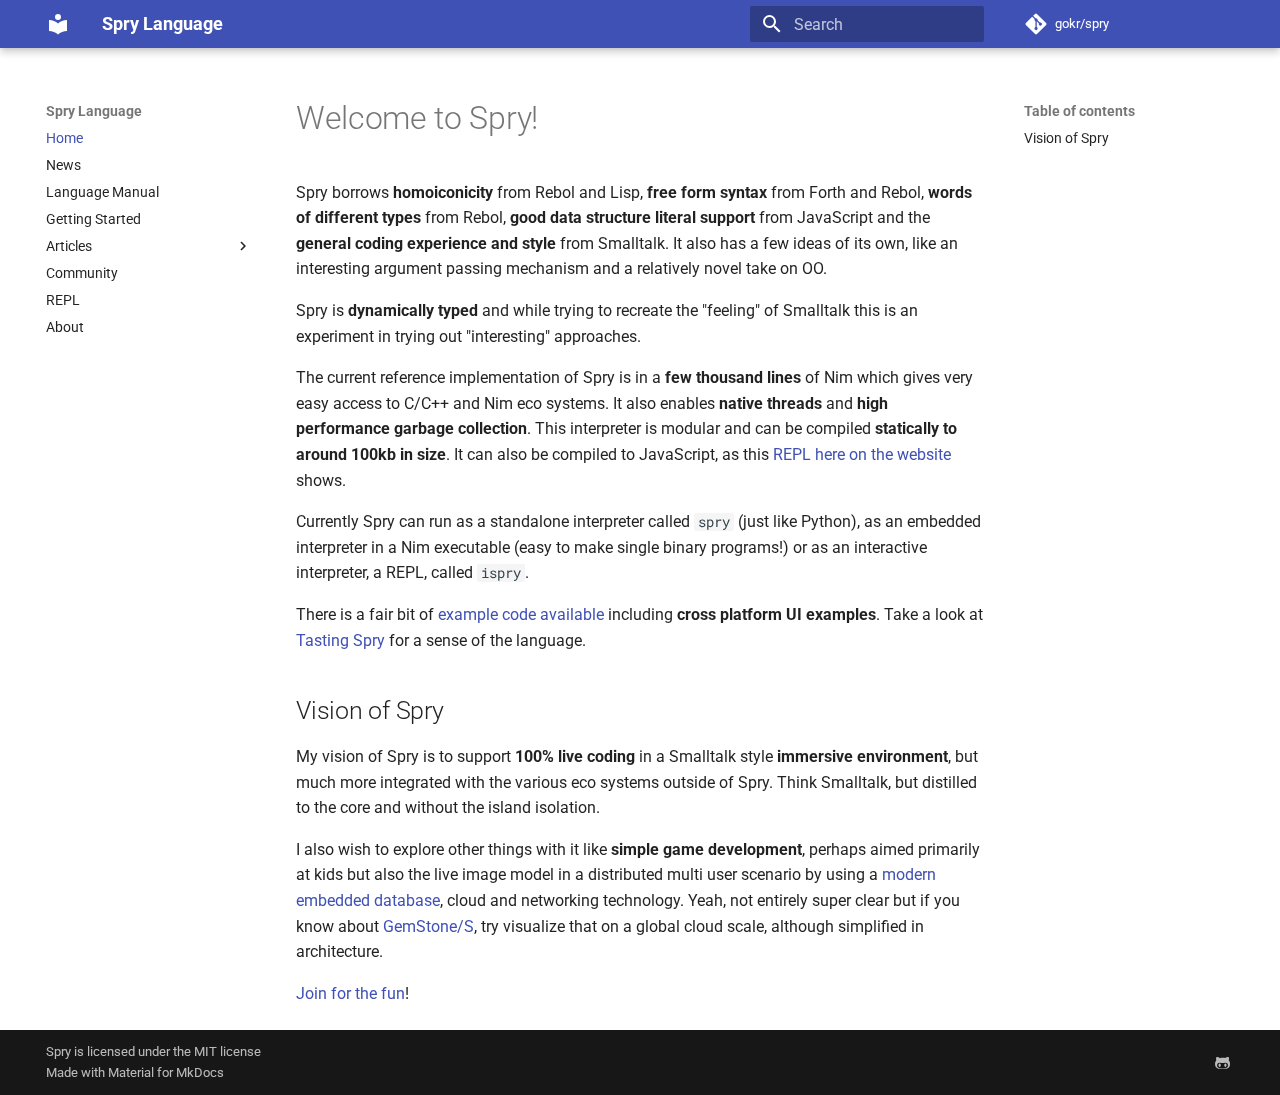
<file: docs/index.html>
<!doctype html>
<html lang="en" class="no-js">
  <head>
    
      <meta charset="utf-8">
      <meta name="viewport" content="width=device-width,initial-scale=1">
      
        <meta name="description" content="The Spry Programming language homepage">
      
      
        <meta name="author" content="Göran Krampe">
      
      
        <link rel="canonical" href="http://sprylang.se/index.html">
      
      
      
        <link rel="next" href="news.html">
      
      <link rel="icon" href="assets/images/favicon.png">
      <meta name="generator" content="mkdocs-1.4.2, mkdocs-material-9.1.8">
    
    
      
        <title>Spry Language</title>
      
    
    
      <link rel="stylesheet" href="assets/stylesheets/main.ded33207.min.css">
      
        
        <link rel="stylesheet" href="assets/stylesheets/palette.a0c5b2b5.min.css">
      
      

    
    
    
      
        
        
        <link rel="preconnect" href="https://fonts.gstatic.com" crossorigin>
        <link rel="stylesheet" href="https://fonts.googleapis.com/css?family=Roboto:300,300i,400,400i,700,700i%7CRoboto+Mono:400,400i,700,700i&display=fallback">
        <style>:root{--md-text-font:"Roboto";--md-code-font:"Roboto Mono"}</style>
      
    
    
    <script>__md_scope=new URL(".",location),__md_hash=e=>[...e].reduce((e,_)=>(e<<5)-e+_.charCodeAt(0),0),__md_get=(e,_=localStorage,t=__md_scope)=>JSON.parse(_.getItem(t.pathname+"."+e)),__md_set=(e,_,t=localStorage,a=__md_scope)=>{try{t.setItem(a.pathname+"."+e,JSON.stringify(_))}catch(e){}}</script>
    
      

    
    
    
  </head>
  
  
    
    
    
    
    
    <body dir="ltr" data-md-color-scheme="default" data-md-color-primary="indigo" data-md-color-accent="indigo">
  
    
    
    <input class="md-toggle" data-md-toggle="drawer" type="checkbox" id="__drawer" autocomplete="off">
    <input class="md-toggle" data-md-toggle="search" type="checkbox" id="__search" autocomplete="off">
    <label class="md-overlay" for="__drawer"></label>
    <div data-md-component="skip">
      
        
        <a href="#welcome-to-spry" class="md-skip">
          Skip to content
        </a>
      
    </div>
    <div data-md-component="announce">
      
    </div>
    
    
      

  

<header class="md-header md-header--shadow" data-md-component="header">
  <nav class="md-header__inner md-grid" aria-label="Header">
    <a href="index.html" title="Spry Language" class="md-header__button md-logo" aria-label="Spry Language" data-md-component="logo">
      
  
  <svg xmlns="http://www.w3.org/2000/svg" viewBox="0 0 24 24"><path d="M12 8a3 3 0 0 0 3-3 3 3 0 0 0-3-3 3 3 0 0 0-3 3 3 3 0 0 0 3 3m0 3.54C9.64 9.35 6.5 8 3 8v11c3.5 0 6.64 1.35 9 3.54 2.36-2.19 5.5-3.54 9-3.54V8c-3.5 0-6.64 1.35-9 3.54Z"/></svg>

    </a>
    <label class="md-header__button md-icon" for="__drawer">
      <svg xmlns="http://www.w3.org/2000/svg" viewBox="0 0 24 24"><path d="M3 6h18v2H3V6m0 5h18v2H3v-2m0 5h18v2H3v-2Z"/></svg>
    </label>
    <div class="md-header__title" data-md-component="header-title">
      <div class="md-header__ellipsis">
        <div class="md-header__topic">
          <span class="md-ellipsis">
            Spry Language
          </span>
        </div>
        <div class="md-header__topic" data-md-component="header-topic">
          <span class="md-ellipsis">
            
              Home
            
          </span>
        </div>
      </div>
    </div>
    
      
    
    
    
      <label class="md-header__button md-icon" for="__search">
        <svg xmlns="http://www.w3.org/2000/svg" viewBox="0 0 24 24"><path d="M9.5 3A6.5 6.5 0 0 1 16 9.5c0 1.61-.59 3.09-1.56 4.23l.27.27h.79l5 5-1.5 1.5-5-5v-.79l-.27-.27A6.516 6.516 0 0 1 9.5 16 6.5 6.5 0 0 1 3 9.5 6.5 6.5 0 0 1 9.5 3m0 2C7 5 5 7 5 9.5S7 14 9.5 14 14 12 14 9.5 12 5 9.5 5Z"/></svg>
      </label>
      <div class="md-search" data-md-component="search" role="dialog">
  <label class="md-search__overlay" for="__search"></label>
  <div class="md-search__inner" role="search">
    <form class="md-search__form" name="search">
      <input type="text" class="md-search__input" name="query" aria-label="Search" placeholder="Search" autocapitalize="off" autocorrect="off" autocomplete="off" spellcheck="false" data-md-component="search-query" required>
      <label class="md-search__icon md-icon" for="__search">
        <svg xmlns="http://www.w3.org/2000/svg" viewBox="0 0 24 24"><path d="M9.5 3A6.5 6.5 0 0 1 16 9.5c0 1.61-.59 3.09-1.56 4.23l.27.27h.79l5 5-1.5 1.5-5-5v-.79l-.27-.27A6.516 6.516 0 0 1 9.5 16 6.5 6.5 0 0 1 3 9.5 6.5 6.5 0 0 1 9.5 3m0 2C7 5 5 7 5 9.5S7 14 9.5 14 14 12 14 9.5 12 5 9.5 5Z"/></svg>
        <svg xmlns="http://www.w3.org/2000/svg" viewBox="0 0 24 24"><path d="M20 11v2H8l5.5 5.5-1.42 1.42L4.16 12l7.92-7.92L13.5 5.5 8 11h12Z"/></svg>
      </label>
      <nav class="md-search__options" aria-label="Search">
        
        <button type="reset" class="md-search__icon md-icon" title="Clear" aria-label="Clear" tabindex="-1">
          <svg xmlns="http://www.w3.org/2000/svg" viewBox="0 0 24 24"><path d="M19 6.41 17.59 5 12 10.59 6.41 5 5 6.41 10.59 12 5 17.59 6.41 19 12 13.41 17.59 19 19 17.59 13.41 12 19 6.41Z"/></svg>
        </button>
      </nav>
      
    </form>
    <div class="md-search__output">
      <div class="md-search__scrollwrap" data-md-scrollfix>
        <div class="md-search-result" data-md-component="search-result">
          <div class="md-search-result__meta">
            Initializing search
          </div>
          <ol class="md-search-result__list" role="presentation"></ol>
        </div>
      </div>
    </div>
  </div>
</div>
    
    
      <div class="md-header__source">
        <a href="https://github.com/gokr/spry" title="Go to repository" class="md-source" data-md-component="source">
  <div class="md-source__icon md-icon">
    
    <svg xmlns="http://www.w3.org/2000/svg" viewBox="0 0 448 512"><!--! Font Awesome Free 6.4.0 by @fontawesome - https://fontawesome.com License - https://fontawesome.com/license/free (Icons: CC BY 4.0, Fonts: SIL OFL 1.1, Code: MIT License) Copyright 2023 Fonticons, Inc.--><path d="M439.55 236.05 244 40.45a28.87 28.87 0 0 0-40.81 0l-40.66 40.63 51.52 51.52c27.06-9.14 52.68 16.77 43.39 43.68l49.66 49.66c34.23-11.8 61.18 31 35.47 56.69-26.49 26.49-70.21-2.87-56-37.34L240.22 199v121.85c25.3 12.54 22.26 41.85 9.08 55a34.34 34.34 0 0 1-48.55 0c-17.57-17.6-11.07-46.91 11.25-56v-123c-20.8-8.51-24.6-30.74-18.64-45L142.57 101 8.45 235.14a28.86 28.86 0 0 0 0 40.81l195.61 195.6a28.86 28.86 0 0 0 40.8 0l194.69-194.69a28.86 28.86 0 0 0 0-40.81z"/></svg>
  </div>
  <div class="md-source__repository">
    gokr/spry
  </div>
</a>
      </div>
    
  </nav>
  
</header>
    
    <div class="md-container" data-md-component="container">
      
      
        
          
        
      
      <main class="md-main" data-md-component="main">
        <div class="md-main__inner md-grid">
          
            
              
              <div class="md-sidebar md-sidebar--primary" data-md-component="sidebar" data-md-type="navigation" >
                <div class="md-sidebar__scrollwrap">
                  <div class="md-sidebar__inner">
                    


<nav class="md-nav md-nav--primary" aria-label="Navigation" data-md-level="0">
  <label class="md-nav__title" for="__drawer">
    <a href="index.html" title="Spry Language" class="md-nav__button md-logo" aria-label="Spry Language" data-md-component="logo">
      
  
  <svg xmlns="http://www.w3.org/2000/svg" viewBox="0 0 24 24"><path d="M12 8a3 3 0 0 0 3-3 3 3 0 0 0-3-3 3 3 0 0 0-3 3 3 3 0 0 0 3 3m0 3.54C9.64 9.35 6.5 8 3 8v11c3.5 0 6.64 1.35 9 3.54 2.36-2.19 5.5-3.54 9-3.54V8c-3.5 0-6.64 1.35-9 3.54Z"/></svg>

    </a>
    Spry Language
  </label>
  
    <div class="md-nav__source">
      <a href="https://github.com/gokr/spry" title="Go to repository" class="md-source" data-md-component="source">
  <div class="md-source__icon md-icon">
    
    <svg xmlns="http://www.w3.org/2000/svg" viewBox="0 0 448 512"><!--! Font Awesome Free 6.4.0 by @fontawesome - https://fontawesome.com License - https://fontawesome.com/license/free (Icons: CC BY 4.0, Fonts: SIL OFL 1.1, Code: MIT License) Copyright 2023 Fonticons, Inc.--><path d="M439.55 236.05 244 40.45a28.87 28.87 0 0 0-40.81 0l-40.66 40.63 51.52 51.52c27.06-9.14 52.68 16.77 43.39 43.68l49.66 49.66c34.23-11.8 61.18 31 35.47 56.69-26.49 26.49-70.21-2.87-56-37.34L240.22 199v121.85c25.3 12.54 22.26 41.85 9.08 55a34.34 34.34 0 0 1-48.55 0c-17.57-17.6-11.07-46.91 11.25-56v-123c-20.8-8.51-24.6-30.74-18.64-45L142.57 101 8.45 235.14a28.86 28.86 0 0 0 0 40.81l195.61 195.6a28.86 28.86 0 0 0 40.8 0l194.69-194.69a28.86 28.86 0 0 0 0-40.81z"/></svg>
  </div>
  <div class="md-source__repository">
    gokr/spry
  </div>
</a>
    </div>
  
  <ul class="md-nav__list" data-md-scrollfix>
    
      
      
      

  
  
    
  
  
    <li class="md-nav__item md-nav__item--active">
      
      <input class="md-nav__toggle md-toggle" type="checkbox" id="__toc">
      
      
        
      
      
        <label class="md-nav__link md-nav__link--active" for="__toc">
          Home
          <span class="md-nav__icon md-icon"></span>
        </label>
      
      <a href="index.html" class="md-nav__link md-nav__link--active">
        Home
      </a>
      
        

<nav class="md-nav md-nav--secondary" aria-label="Table of contents">
  
  
  
    
  
  
    <label class="md-nav__title" for="__toc">
      <span class="md-nav__icon md-icon"></span>
      Table of contents
    </label>
    <ul class="md-nav__list" data-md-component="toc" data-md-scrollfix>
      
        <li class="md-nav__item">
  <a href="#vision-of-spry" class="md-nav__link">
    Vision of Spry
  </a>
  
</li>
      
    </ul>
  
</nav>
      
    </li>
  

    
      
      
      

  
  
  
    <li class="md-nav__item">
      <a href="news.html" class="md-nav__link">
        News
      </a>
    </li>
  

    
      
      
      

  
  
  
    <li class="md-nav__item">
      <a href="manual.html" class="md-nav__link">
        Language Manual
      </a>
    </li>
  

    
      
      
      

  
  
  
    <li class="md-nav__item">
      <a href="start.html" class="md-nav__link">
        Getting Started
      </a>
    </li>
  

    
      
      
      

  
  
  
    
    <li class="md-nav__item md-nav__item--nested">
      
      
      
      
      <input class="md-nav__toggle md-toggle " type="checkbox" id="__nav_5" >
      
      
      
        <label class="md-nav__link" for="__nav_5" id="__nav_5_label" tabindex="0">
          Articles
          <span class="md-nav__icon md-icon"></span>
        </label>
      
      <nav class="md-nav" data-md-level="1" aria-labelledby="__nav_5_label" aria-expanded="false">
        <label class="md-nav__title" for="__nav_5">
          <span class="md-nav__icon md-icon"></span>
          Articles
        </label>
        <ul class="md-nav__list" data-md-scrollfix>
          
            
              
  
  
  
    <li class="md-nav__item">
      <a href="spry-vs-smalltalk.html" class="md-nav__link">
        Spry vs Smalltalk
      </a>
    </li>
  

            
          
        </ul>
      </nav>
    </li>
  

    
      
      
      

  
  
  
    <li class="md-nav__item">
      <a href="community.html" class="md-nav__link">
        Community
      </a>
    </li>
  

    
      
      
      

  
  
  
    <li class="md-nav__item">
      <a href="repl.html" class="md-nav__link">
        REPL
      </a>
    </li>
  

    
      
      
      

  
  
  
    <li class="md-nav__item">
      <a href="about.html" class="md-nav__link">
        About
      </a>
    </li>
  

    
  </ul>
</nav>
                  </div>
                </div>
              </div>
            
            
              
              <div class="md-sidebar md-sidebar--secondary" data-md-component="sidebar" data-md-type="toc" >
                <div class="md-sidebar__scrollwrap">
                  <div class="md-sidebar__inner">
                    

<nav class="md-nav md-nav--secondary" aria-label="Table of contents">
  
  
  
    
  
  
    <label class="md-nav__title" for="__toc">
      <span class="md-nav__icon md-icon"></span>
      Table of contents
    </label>
    <ul class="md-nav__list" data-md-component="toc" data-md-scrollfix>
      
        <li class="md-nav__item">
  <a href="#vision-of-spry" class="md-nav__link">
    Vision of Spry
  </a>
  
</li>
      
    </ul>
  
</nav>
                  </div>
                </div>
              </div>
            
          
          
            <div class="md-content" data-md-component="content">
              <article class="md-content__inner md-typeset">
                
                  

  
  


<h1 id="welcome-to-spry">Welcome to Spry!<a class="headerlink" href="#welcome-to-spry" title="Permanent link">&para;</a></h1>
<p>Spry borrows <strong>homoiconicity</strong> from Rebol and Lisp, <strong>free form syntax</strong> from Forth and Rebol, <strong>words of different types</strong> from Rebol, <strong>good data structure literal support</strong> from JavaScript and the <strong>general coding experience and style</strong> from Smalltalk. It also has a few ideas of its own, like an interesting argument passing mechanism and a relatively novel take on OO.</p>
<p>Spry is <strong>dynamically typed</strong> and while trying to recreate the "feeling" of Smalltalk this is an experiment in trying out "interesting" approaches.</p>
<p>The current reference implementation of Spry is in a <strong>few thousand lines</strong> of Nim which gives very easy access to C/C++ and Nim eco systems. It also enables <strong>native threads</strong> and <strong>high performance garbage collection</strong>. This interpreter is modular and can be compiled <strong>statically to around 100kb in size</strong>. It can also be compiled to JavaScript, as this <a href="repl.html">REPL here on the website</a> shows.</p>
<p>Currently Spry can run as a standalone interpreter called <code>spry</code> (just like Python), as an embedded interpreter in a Nim executable (easy to make single binary programs!) or as an interactive interpreter, a REPL, called <code>ispry</code>.</p>
<p>There is a fair bit of <a href="https://github.com/gokr/spry/tree/master/examples">example code available</a> including <strong>cross platform UI examples</strong>. Take a look at <a href="taste.html">Tasting Spry</a> for a sense of the language.</p>
<h2 id="vision-of-spry">Vision of Spry<a class="headerlink" href="#vision-of-spry" title="Permanent link">&para;</a></h2>
<p>My vision of Spry is to support <strong>100% live coding</strong> in a Smalltalk style <strong>immersive environment</strong>, but much more integrated with the various eco systems outside of Spry. Think Smalltalk, but distilled to the core and without the island isolation.</p>
<p>I also wish to explore other things with it like <strong>simple game development</strong>, perhaps aimed primarily at kids but also the live image model in a distributed multi user scenario by using a <a href="http://rocksdb.org">modern embedded database</a>, cloud and networking technology. Yeah, not entirely super clear but if you know about <a href="https://gemtalksystems.com/products/gs64/">GemStone/S</a>, try visualize that on a global cloud scale, although simplified in architecture.</p>
<p><a href="community.html">Join for the fun</a>!</p>





                
              </article>
            </div>
          
          
        </div>
        
      </main>
      
        <footer class="md-footer">
  
  <div class="md-footer-meta md-typeset">
    <div class="md-footer-meta__inner md-grid">
      <div class="md-copyright">
  
    <div class="md-copyright__highlight">
      Spry is licensed under the <a href='https://github.com/gokr/spry/blob/master/LICENSE'>MIT license
    </div>
  
  
    Made with
    <a href="https://squidfunk.github.io/mkdocs-material/" target="_blank" rel="noopener">
      Material for MkDocs
    </a>
  
</div>
      
        <div class="md-social">
  
    
    
    
    
      
      
    
    <a href="https://github.com/gokr/spry" target="_blank" rel="noopener" title="github.com" class="md-social__link">
      <svg xmlns="http://www.w3.org/2000/svg" viewBox="0 0 480 512"><!--! Font Awesome Free 6.4.0 by @fontawesome - https://fontawesome.com License - https://fontawesome.com/license/free (Icons: CC BY 4.0, Fonts: SIL OFL 1.1, Code: MIT License) Copyright 2023 Fonticons, Inc.--><path d="M186.1 328.7c0 20.9-10.9 55.1-36.7 55.1s-36.7-34.2-36.7-55.1 10.9-55.1 36.7-55.1 36.7 34.2 36.7 55.1zM480 278.2c0 31.9-3.2 65.7-17.5 95-37.9 76.6-142.1 74.8-216.7 74.8-75.8 0-186.2 2.7-225.6-74.8-14.6-29-20.2-63.1-20.2-95 0-41.9 13.9-81.5 41.5-113.6-5.2-15.8-7.7-32.4-7.7-48.8 0-21.5 4.9-32.3 14.6-51.8 45.3 0 74.3 9 108.8 36 29-6.9 58.8-10 88.7-10 27 0 54.2 2.9 80.4 9.2 34-26.7 63-35.2 107.8-35.2 9.8 19.5 14.6 30.3 14.6 51.8 0 16.4-2.6 32.7-7.7 48.2 27.5 32.4 39 72.3 39 114.2zm-64.3 50.5c0-43.9-26.7-82.6-73.5-82.6-18.9 0-37 3.4-56 6-14.9 2.3-29.8 3.2-45.1 3.2-15.2 0-30.1-.9-45.1-3.2-18.7-2.6-37-6-56-6-46.8 0-73.5 38.7-73.5 82.6 0 87.8 80.4 101.3 150.4 101.3h48.2c70.3 0 150.6-13.4 150.6-101.3zm-82.6-55.1c-25.8 0-36.7 34.2-36.7 55.1s10.9 55.1 36.7 55.1 36.7-34.2 36.7-55.1-10.9-55.1-36.7-55.1z"/></svg>
    </a>
  
</div>
      
    </div>
  </div>
</footer>
      
    </div>
    <div class="md-dialog" data-md-component="dialog">
      <div class="md-dialog__inner md-typeset"></div>
    </div>
    
    <script id="__config" type="application/json">{"base": ".", "features": [], "search": "assets/javascripts/workers/search.208ed371.min.js", "translations": {"clipboard.copied": "Copied to clipboard", "clipboard.copy": "Copy to clipboard", "search.result.more.one": "1 more on this page", "search.result.more.other": "# more on this page", "search.result.none": "No matching documents", "search.result.one": "1 matching document", "search.result.other": "# matching documents", "search.result.placeholder": "Type to start searching", "search.result.term.missing": "Missing", "select.version": "Select version"}}</script>
    
    
      <script src="assets/javascripts/bundle.51198bba.min.js"></script>
      
    
  </body>
</html>
</file>
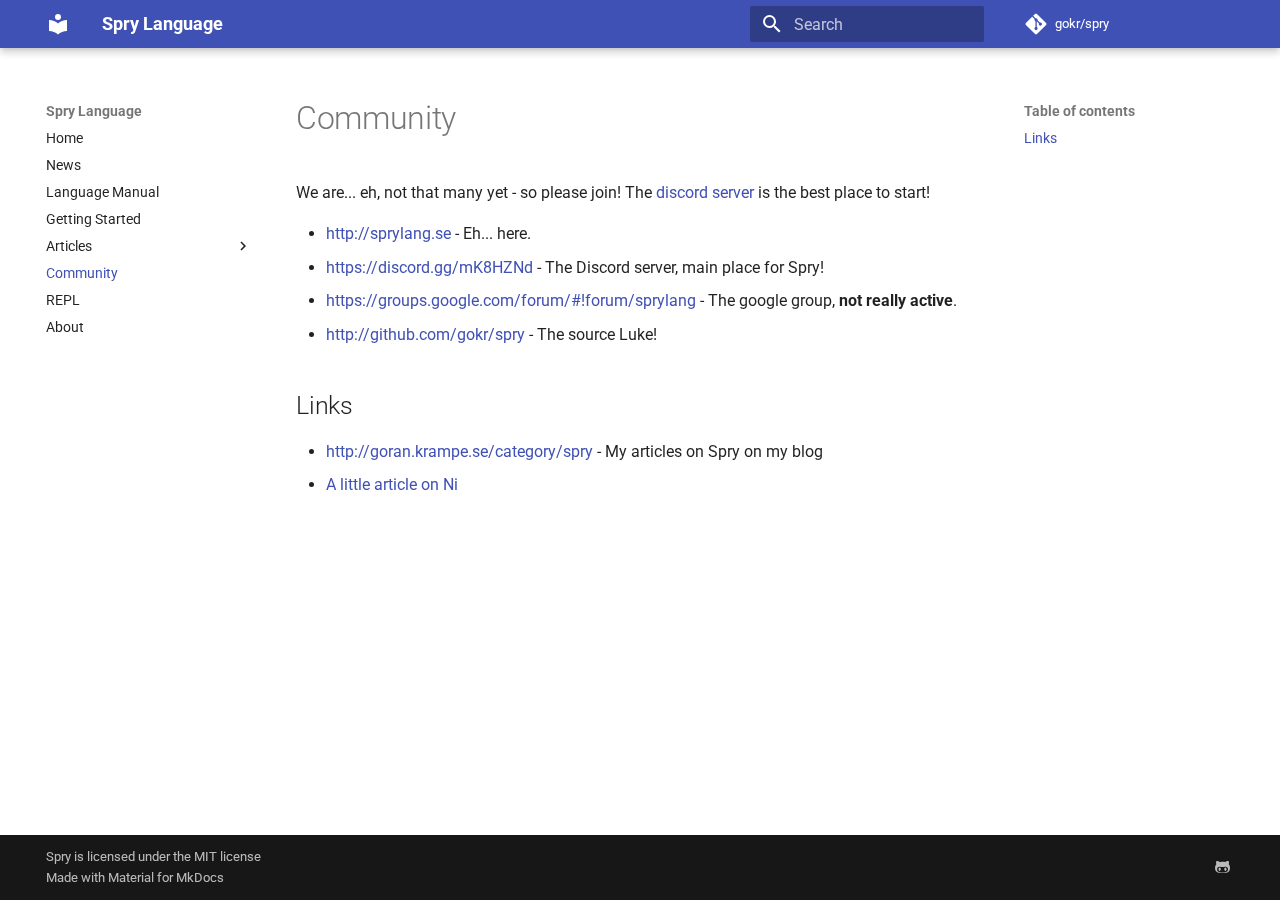
<file: docs/community.html>
<!doctype html>
<html lang="en" class="no-js">
  <head>
    
      <meta charset="utf-8">
      <meta name="viewport" content="width=device-width,initial-scale=1">
      
        <meta name="description" content="The Spry Programming language homepage">
      
      
        <meta name="author" content="Göran Krampe">
      
      
        <link rel="canonical" href="http://sprylang.se/community.html">
      
      
        <link rel="prev" href="spry-vs-smalltalk.html">
      
      
        <link rel="next" href="repl.html">
      
      <link rel="icon" href="assets/images/favicon.png">
      <meta name="generator" content="mkdocs-1.4.2, mkdocs-material-9.1.8">
    
    
      
        <title>Community - Spry Language</title>
      
    
    
      <link rel="stylesheet" href="assets/stylesheets/main.ded33207.min.css">
      
        
        <link rel="stylesheet" href="assets/stylesheets/palette.a0c5b2b5.min.css">
      
      

    
    
    
      
        
        
        <link rel="preconnect" href="https://fonts.gstatic.com" crossorigin>
        <link rel="stylesheet" href="https://fonts.googleapis.com/css?family=Roboto:300,300i,400,400i,700,700i%7CRoboto+Mono:400,400i,700,700i&display=fallback">
        <style>:root{--md-text-font:"Roboto";--md-code-font:"Roboto Mono"}</style>
      
    
    
    <script>__md_scope=new URL(".",location),__md_hash=e=>[...e].reduce((e,_)=>(e<<5)-e+_.charCodeAt(0),0),__md_get=(e,_=localStorage,t=__md_scope)=>JSON.parse(_.getItem(t.pathname+"."+e)),__md_set=(e,_,t=localStorage,a=__md_scope)=>{try{t.setItem(a.pathname+"."+e,JSON.stringify(_))}catch(e){}}</script>
    
      

    
    
    
  </head>
  
  
    
    
    
    
    
    <body dir="ltr" data-md-color-scheme="default" data-md-color-primary="indigo" data-md-color-accent="indigo">
  
    
    
    <input class="md-toggle" data-md-toggle="drawer" type="checkbox" id="__drawer" autocomplete="off">
    <input class="md-toggle" data-md-toggle="search" type="checkbox" id="__search" autocomplete="off">
    <label class="md-overlay" for="__drawer"></label>
    <div data-md-component="skip">
      
        
        <a href="#community" class="md-skip">
          Skip to content
        </a>
      
    </div>
    <div data-md-component="announce">
      
    </div>
    
    
      

  

<header class="md-header md-header--shadow" data-md-component="header">
  <nav class="md-header__inner md-grid" aria-label="Header">
    <a href="index.html" title="Spry Language" class="md-header__button md-logo" aria-label="Spry Language" data-md-component="logo">
      
  
  <svg xmlns="http://www.w3.org/2000/svg" viewBox="0 0 24 24"><path d="M12 8a3 3 0 0 0 3-3 3 3 0 0 0-3-3 3 3 0 0 0-3 3 3 3 0 0 0 3 3m0 3.54C9.64 9.35 6.5 8 3 8v11c3.5 0 6.64 1.35 9 3.54 2.36-2.19 5.5-3.54 9-3.54V8c-3.5 0-6.64 1.35-9 3.54Z"/></svg>

    </a>
    <label class="md-header__button md-icon" for="__drawer">
      <svg xmlns="http://www.w3.org/2000/svg" viewBox="0 0 24 24"><path d="M3 6h18v2H3V6m0 5h18v2H3v-2m0 5h18v2H3v-2Z"/></svg>
    </label>
    <div class="md-header__title" data-md-component="header-title">
      <div class="md-header__ellipsis">
        <div class="md-header__topic">
          <span class="md-ellipsis">
            Spry Language
          </span>
        </div>
        <div class="md-header__topic" data-md-component="header-topic">
          <span class="md-ellipsis">
            
              Community
            
          </span>
        </div>
      </div>
    </div>
    
      
    
    
    
      <label class="md-header__button md-icon" for="__search">
        <svg xmlns="http://www.w3.org/2000/svg" viewBox="0 0 24 24"><path d="M9.5 3A6.5 6.5 0 0 1 16 9.5c0 1.61-.59 3.09-1.56 4.23l.27.27h.79l5 5-1.5 1.5-5-5v-.79l-.27-.27A6.516 6.516 0 0 1 9.5 16 6.5 6.5 0 0 1 3 9.5 6.5 6.5 0 0 1 9.5 3m0 2C7 5 5 7 5 9.5S7 14 9.5 14 14 12 14 9.5 12 5 9.5 5Z"/></svg>
      </label>
      <div class="md-search" data-md-component="search" role="dialog">
  <label class="md-search__overlay" for="__search"></label>
  <div class="md-search__inner" role="search">
    <form class="md-search__form" name="search">
      <input type="text" class="md-search__input" name="query" aria-label="Search" placeholder="Search" autocapitalize="off" autocorrect="off" autocomplete="off" spellcheck="false" data-md-component="search-query" required>
      <label class="md-search__icon md-icon" for="__search">
        <svg xmlns="http://www.w3.org/2000/svg" viewBox="0 0 24 24"><path d="M9.5 3A6.5 6.5 0 0 1 16 9.5c0 1.61-.59 3.09-1.56 4.23l.27.27h.79l5 5-1.5 1.5-5-5v-.79l-.27-.27A6.516 6.516 0 0 1 9.5 16 6.5 6.5 0 0 1 3 9.5 6.5 6.5 0 0 1 9.5 3m0 2C7 5 5 7 5 9.5S7 14 9.5 14 14 12 14 9.5 12 5 9.5 5Z"/></svg>
        <svg xmlns="http://www.w3.org/2000/svg" viewBox="0 0 24 24"><path d="M20 11v2H8l5.5 5.5-1.42 1.42L4.16 12l7.92-7.92L13.5 5.5 8 11h12Z"/></svg>
      </label>
      <nav class="md-search__options" aria-label="Search">
        
        <button type="reset" class="md-search__icon md-icon" title="Clear" aria-label="Clear" tabindex="-1">
          <svg xmlns="http://www.w3.org/2000/svg" viewBox="0 0 24 24"><path d="M19 6.41 17.59 5 12 10.59 6.41 5 5 6.41 10.59 12 5 17.59 6.41 19 12 13.41 17.59 19 19 17.59 13.41 12 19 6.41Z"/></svg>
        </button>
      </nav>
      
    </form>
    <div class="md-search__output">
      <div class="md-search__scrollwrap" data-md-scrollfix>
        <div class="md-search-result" data-md-component="search-result">
          <div class="md-search-result__meta">
            Initializing search
          </div>
          <ol class="md-search-result__list" role="presentation"></ol>
        </div>
      </div>
    </div>
  </div>
</div>
    
    
      <div class="md-header__source">
        <a href="https://github.com/gokr/spry" title="Go to repository" class="md-source" data-md-component="source">
  <div class="md-source__icon md-icon">
    
    <svg xmlns="http://www.w3.org/2000/svg" viewBox="0 0 448 512"><!--! Font Awesome Free 6.4.0 by @fontawesome - https://fontawesome.com License - https://fontawesome.com/license/free (Icons: CC BY 4.0, Fonts: SIL OFL 1.1, Code: MIT License) Copyright 2023 Fonticons, Inc.--><path d="M439.55 236.05 244 40.45a28.87 28.87 0 0 0-40.81 0l-40.66 40.63 51.52 51.52c27.06-9.14 52.68 16.77 43.39 43.68l49.66 49.66c34.23-11.8 61.18 31 35.47 56.69-26.49 26.49-70.21-2.87-56-37.34L240.22 199v121.85c25.3 12.54 22.26 41.85 9.08 55a34.34 34.34 0 0 1-48.55 0c-17.57-17.6-11.07-46.91 11.25-56v-123c-20.8-8.51-24.6-30.74-18.64-45L142.57 101 8.45 235.14a28.86 28.86 0 0 0 0 40.81l195.61 195.6a28.86 28.86 0 0 0 40.8 0l194.69-194.69a28.86 28.86 0 0 0 0-40.81z"/></svg>
  </div>
  <div class="md-source__repository">
    gokr/spry
  </div>
</a>
      </div>
    
  </nav>
  
</header>
    
    <div class="md-container" data-md-component="container">
      
      
        
          
        
      
      <main class="md-main" data-md-component="main">
        <div class="md-main__inner md-grid">
          
            
              
              <div class="md-sidebar md-sidebar--primary" data-md-component="sidebar" data-md-type="navigation" >
                <div class="md-sidebar__scrollwrap">
                  <div class="md-sidebar__inner">
                    


<nav class="md-nav md-nav--primary" aria-label="Navigation" data-md-level="0">
  <label class="md-nav__title" for="__drawer">
    <a href="index.html" title="Spry Language" class="md-nav__button md-logo" aria-label="Spry Language" data-md-component="logo">
      
  
  <svg xmlns="http://www.w3.org/2000/svg" viewBox="0 0 24 24"><path d="M12 8a3 3 0 0 0 3-3 3 3 0 0 0-3-3 3 3 0 0 0-3 3 3 3 0 0 0 3 3m0 3.54C9.64 9.35 6.5 8 3 8v11c3.5 0 6.64 1.35 9 3.54 2.36-2.19 5.5-3.54 9-3.54V8c-3.5 0-6.64 1.35-9 3.54Z"/></svg>

    </a>
    Spry Language
  </label>
  
    <div class="md-nav__source">
      <a href="https://github.com/gokr/spry" title="Go to repository" class="md-source" data-md-component="source">
  <div class="md-source__icon md-icon">
    
    <svg xmlns="http://www.w3.org/2000/svg" viewBox="0 0 448 512"><!--! Font Awesome Free 6.4.0 by @fontawesome - https://fontawesome.com License - https://fontawesome.com/license/free (Icons: CC BY 4.0, Fonts: SIL OFL 1.1, Code: MIT License) Copyright 2023 Fonticons, Inc.--><path d="M439.55 236.05 244 40.45a28.87 28.87 0 0 0-40.81 0l-40.66 40.63 51.52 51.52c27.06-9.14 52.68 16.77 43.39 43.68l49.66 49.66c34.23-11.8 61.18 31 35.47 56.69-26.49 26.49-70.21-2.87-56-37.34L240.22 199v121.85c25.3 12.54 22.26 41.85 9.08 55a34.34 34.34 0 0 1-48.55 0c-17.57-17.6-11.07-46.91 11.25-56v-123c-20.8-8.51-24.6-30.74-18.64-45L142.57 101 8.45 235.14a28.86 28.86 0 0 0 0 40.81l195.61 195.6a28.86 28.86 0 0 0 40.8 0l194.69-194.69a28.86 28.86 0 0 0 0-40.81z"/></svg>
  </div>
  <div class="md-source__repository">
    gokr/spry
  </div>
</a>
    </div>
  
  <ul class="md-nav__list" data-md-scrollfix>
    
      
      
      

  
  
  
    <li class="md-nav__item">
      <a href="index.html" class="md-nav__link">
        Home
      </a>
    </li>
  

    
      
      
      

  
  
  
    <li class="md-nav__item">
      <a href="news.html" class="md-nav__link">
        News
      </a>
    </li>
  

    
      
      
      

  
  
  
    <li class="md-nav__item">
      <a href="manual.html" class="md-nav__link">
        Language Manual
      </a>
    </li>
  

    
      
      
      

  
  
  
    <li class="md-nav__item">
      <a href="start.html" class="md-nav__link">
        Getting Started
      </a>
    </li>
  

    
      
      
      

  
  
  
    
    <li class="md-nav__item md-nav__item--nested">
      
      
      
      
      <input class="md-nav__toggle md-toggle " type="checkbox" id="__nav_5" >
      
      
      
        <label class="md-nav__link" for="__nav_5" id="__nav_5_label" tabindex="0">
          Articles
          <span class="md-nav__icon md-icon"></span>
        </label>
      
      <nav class="md-nav" data-md-level="1" aria-labelledby="__nav_5_label" aria-expanded="false">
        <label class="md-nav__title" for="__nav_5">
          <span class="md-nav__icon md-icon"></span>
          Articles
        </label>
        <ul class="md-nav__list" data-md-scrollfix>
          
            
              
  
  
  
    <li class="md-nav__item">
      <a href="spry-vs-smalltalk.html" class="md-nav__link">
        Spry vs Smalltalk
      </a>
    </li>
  

            
          
        </ul>
      </nav>
    </li>
  

    
      
      
      

  
  
    
  
  
    <li class="md-nav__item md-nav__item--active">
      
      <input class="md-nav__toggle md-toggle" type="checkbox" id="__toc">
      
      
        
      
      
        <label class="md-nav__link md-nav__link--active" for="__toc">
          Community
          <span class="md-nav__icon md-icon"></span>
        </label>
      
      <a href="community.html" class="md-nav__link md-nav__link--active">
        Community
      </a>
      
        

<nav class="md-nav md-nav--secondary" aria-label="Table of contents">
  
  
  
    
  
  
    <label class="md-nav__title" for="__toc">
      <span class="md-nav__icon md-icon"></span>
      Table of contents
    </label>
    <ul class="md-nav__list" data-md-component="toc" data-md-scrollfix>
      
        <li class="md-nav__item">
  <a href="#links" class="md-nav__link">
    Links
  </a>
  
</li>
      
    </ul>
  
</nav>
      
    </li>
  

    
      
      
      

  
  
  
    <li class="md-nav__item">
      <a href="repl.html" class="md-nav__link">
        REPL
      </a>
    </li>
  

    
      
      
      

  
  
  
    <li class="md-nav__item">
      <a href="about.html" class="md-nav__link">
        About
      </a>
    </li>
  

    
  </ul>
</nav>
                  </div>
                </div>
              </div>
            
            
              
              <div class="md-sidebar md-sidebar--secondary" data-md-component="sidebar" data-md-type="toc" >
                <div class="md-sidebar__scrollwrap">
                  <div class="md-sidebar__inner">
                    

<nav class="md-nav md-nav--secondary" aria-label="Table of contents">
  
  
  
    
  
  
    <label class="md-nav__title" for="__toc">
      <span class="md-nav__icon md-icon"></span>
      Table of contents
    </label>
    <ul class="md-nav__list" data-md-component="toc" data-md-scrollfix>
      
        <li class="md-nav__item">
  <a href="#links" class="md-nav__link">
    Links
  </a>
  
</li>
      
    </ul>
  
</nav>
                  </div>
                </div>
              </div>
            
          
          
            <div class="md-content" data-md-component="content">
              <article class="md-content__inner md-typeset">
                
                  

  
  


<h1 id="community">Community<a class="headerlink" href="#community" title="Permanent link">&para;</a></h1>
<p>We are... eh, not that many yet - so please join! The <a href="https://discord.gg/mK8HZNd">discord server</a> is the best place to start!</p>
<ul>
<li><a href="http://sprylang.se">http://sprylang.se</a> - Eh... here.</li>
<li><a href="https://discord.gg/mK8HZNd">https://discord.gg/mK8HZNd</a> - The Discord server, main place for Spry!</li>
<li><a href="https://groups.google.com/forum/#!forum/sprylang">https://groups.google.com/forum/#!forum/sprylang</a> - The google group, <strong>not really active</strong>.</li>
<li><a href="http://github.com/gokr/spry">http://github.com/gokr/spry</a> - The source Luke!</li>
</ul>
<h2 id="links">Links<a class="headerlink" href="#links" title="Permanent link">&para;</a></h2>
<ul>
<li><a href="http://goran.krampe.se/category/spry">http://goran.krampe.se/category/spry</a> - My articles on Spry on my blog</li>
<li><a href="https://forums.theregister.co.uk/forum/all/2015/09/18/we_are_the_knights_who_code_ni/">A little article on Ni</a></li>
</ul>





                
              </article>
            </div>
          
          
        </div>
        
      </main>
      
        <footer class="md-footer">
  
  <div class="md-footer-meta md-typeset">
    <div class="md-footer-meta__inner md-grid">
      <div class="md-copyright">
  
    <div class="md-copyright__highlight">
      Spry is licensed under the <a href='https://github.com/gokr/spry/blob/master/LICENSE'>MIT license
    </div>
  
  
    Made with
    <a href="https://squidfunk.github.io/mkdocs-material/" target="_blank" rel="noopener">
      Material for MkDocs
    </a>
  
</div>
      
        <div class="md-social">
  
    
    
    
    
      
      
    
    <a href="https://github.com/gokr/spry" target="_blank" rel="noopener" title="github.com" class="md-social__link">
      <svg xmlns="http://www.w3.org/2000/svg" viewBox="0 0 480 512"><!--! Font Awesome Free 6.4.0 by @fontawesome - https://fontawesome.com License - https://fontawesome.com/license/free (Icons: CC BY 4.0, Fonts: SIL OFL 1.1, Code: MIT License) Copyright 2023 Fonticons, Inc.--><path d="M186.1 328.7c0 20.9-10.9 55.1-36.7 55.1s-36.7-34.2-36.7-55.1 10.9-55.1 36.7-55.1 36.7 34.2 36.7 55.1zM480 278.2c0 31.9-3.2 65.7-17.5 95-37.9 76.6-142.1 74.8-216.7 74.8-75.8 0-186.2 2.7-225.6-74.8-14.6-29-20.2-63.1-20.2-95 0-41.9 13.9-81.5 41.5-113.6-5.2-15.8-7.7-32.4-7.7-48.8 0-21.5 4.9-32.3 14.6-51.8 45.3 0 74.3 9 108.8 36 29-6.9 58.8-10 88.7-10 27 0 54.2 2.9 80.4 9.2 34-26.7 63-35.2 107.8-35.2 9.8 19.5 14.6 30.3 14.6 51.8 0 16.4-2.6 32.7-7.7 48.2 27.5 32.4 39 72.3 39 114.2zm-64.3 50.5c0-43.9-26.7-82.6-73.5-82.6-18.9 0-37 3.4-56 6-14.9 2.3-29.8 3.2-45.1 3.2-15.2 0-30.1-.9-45.1-3.2-18.7-2.6-37-6-56-6-46.8 0-73.5 38.7-73.5 82.6 0 87.8 80.4 101.3 150.4 101.3h48.2c70.3 0 150.6-13.4 150.6-101.3zm-82.6-55.1c-25.8 0-36.7 34.2-36.7 55.1s10.9 55.1 36.7 55.1 36.7-34.2 36.7-55.1-10.9-55.1-36.7-55.1z"/></svg>
    </a>
  
</div>
      
    </div>
  </div>
</footer>
      
    </div>
    <div class="md-dialog" data-md-component="dialog">
      <div class="md-dialog__inner md-typeset"></div>
    </div>
    
    <script id="__config" type="application/json">{"base": ".", "features": [], "search": "assets/javascripts/workers/search.208ed371.min.js", "translations": {"clipboard.copied": "Copied to clipboard", "clipboard.copy": "Copy to clipboard", "search.result.more.one": "1 more on this page", "search.result.more.other": "# more on this page", "search.result.none": "No matching documents", "search.result.one": "1 matching document", "search.result.other": "# matching documents", "search.result.placeholder": "Type to start searching", "search.result.term.missing": "Missing", "select.version": "Select version"}}</script>
    
    
      <script src="assets/javascripts/bundle.51198bba.min.js"></script>
      
    
  </body>
</html>
</file>
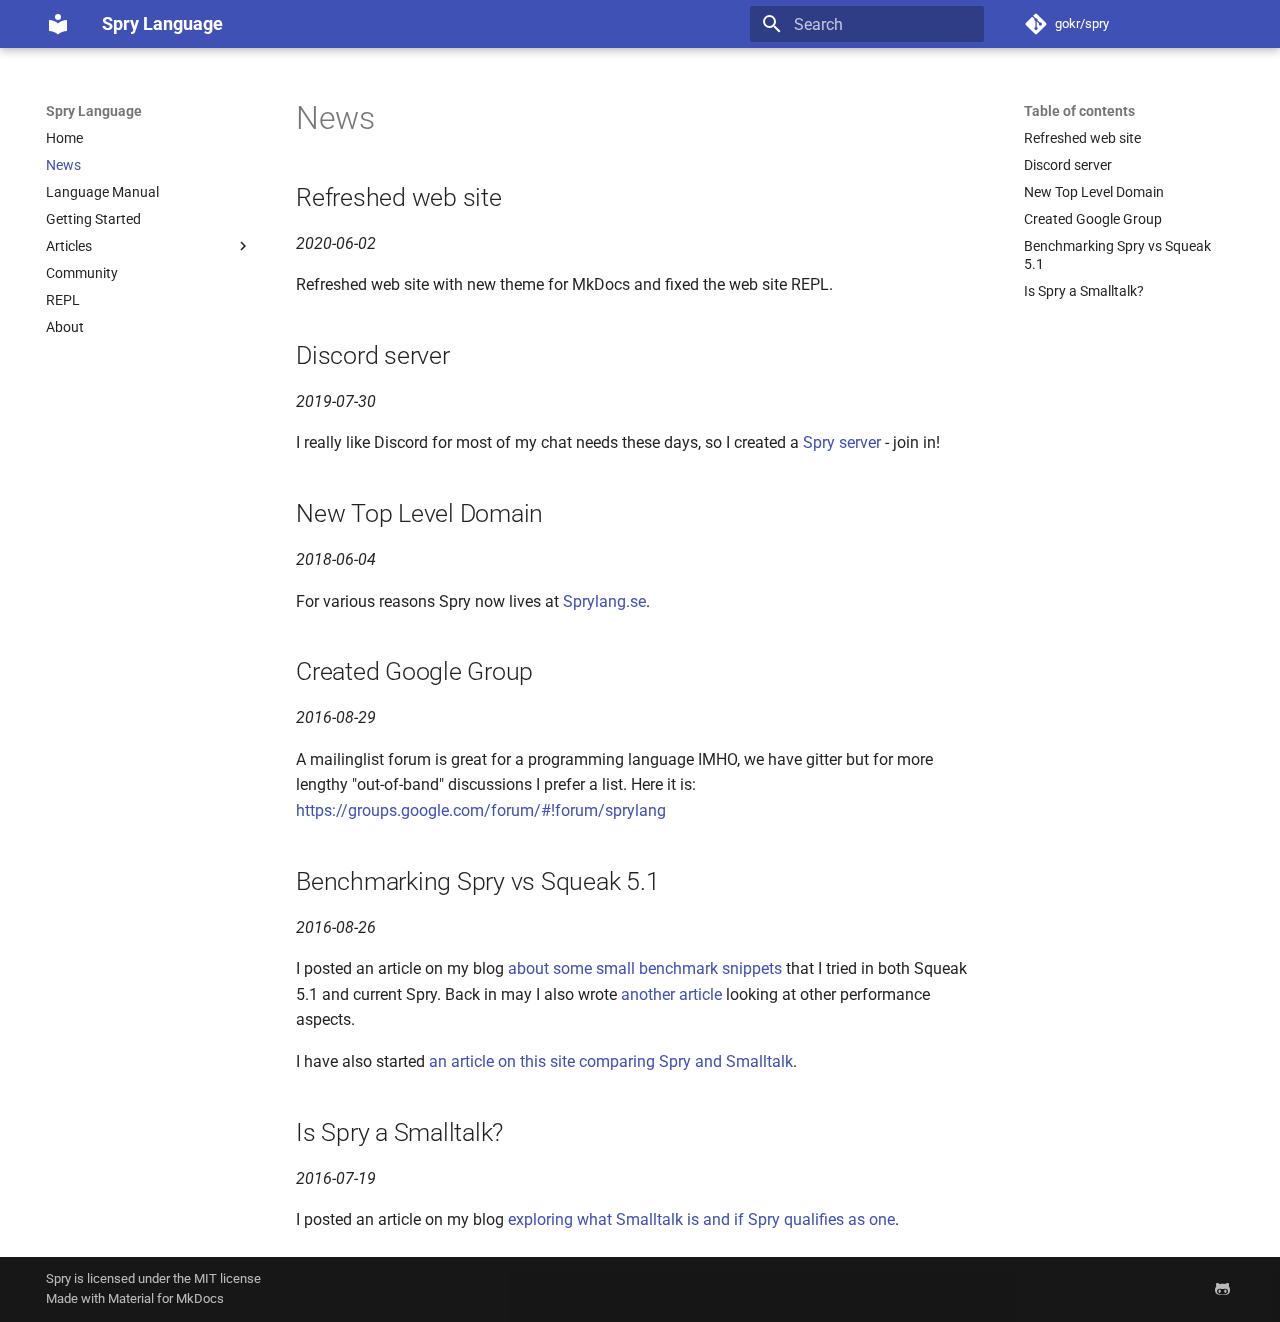
<file: docs/news.html>
<!doctype html>
<html lang="en" class="no-js">
  <head>
    
      <meta charset="utf-8">
      <meta name="viewport" content="width=device-width,initial-scale=1">
      
        <meta name="description" content="The Spry Programming language homepage">
      
      
        <meta name="author" content="Göran Krampe">
      
      
        <link rel="canonical" href="http://sprylang.se/news.html">
      
      
        <link rel="prev" href="index.html">
      
      
        <link rel="next" href="manual.html">
      
      <link rel="icon" href="assets/images/favicon.png">
      <meta name="generator" content="mkdocs-1.4.2, mkdocs-material-9.1.8">
    
    
      
        <title>News - Spry Language</title>
      
    
    
      <link rel="stylesheet" href="assets/stylesheets/main.ded33207.min.css">
      
        
        <link rel="stylesheet" href="assets/stylesheets/palette.a0c5b2b5.min.css">
      
      

    
    
    
      
        
        
        <link rel="preconnect" href="https://fonts.gstatic.com" crossorigin>
        <link rel="stylesheet" href="https://fonts.googleapis.com/css?family=Roboto:300,300i,400,400i,700,700i%7CRoboto+Mono:400,400i,700,700i&display=fallback">
        <style>:root{--md-text-font:"Roboto";--md-code-font:"Roboto Mono"}</style>
      
    
    
    <script>__md_scope=new URL(".",location),__md_hash=e=>[...e].reduce((e,_)=>(e<<5)-e+_.charCodeAt(0),0),__md_get=(e,_=localStorage,t=__md_scope)=>JSON.parse(_.getItem(t.pathname+"."+e)),__md_set=(e,_,t=localStorage,a=__md_scope)=>{try{t.setItem(a.pathname+"."+e,JSON.stringify(_))}catch(e){}}</script>
    
      

    
    
    
  </head>
  
  
    
    
    
    
    
    <body dir="ltr" data-md-color-scheme="default" data-md-color-primary="indigo" data-md-color-accent="indigo">
  
    
    
    <input class="md-toggle" data-md-toggle="drawer" type="checkbox" id="__drawer" autocomplete="off">
    <input class="md-toggle" data-md-toggle="search" type="checkbox" id="__search" autocomplete="off">
    <label class="md-overlay" for="__drawer"></label>
    <div data-md-component="skip">
      
        
        <a href="#news" class="md-skip">
          Skip to content
        </a>
      
    </div>
    <div data-md-component="announce">
      
    </div>
    
    
      

  

<header class="md-header md-header--shadow" data-md-component="header">
  <nav class="md-header__inner md-grid" aria-label="Header">
    <a href="index.html" title="Spry Language" class="md-header__button md-logo" aria-label="Spry Language" data-md-component="logo">
      
  
  <svg xmlns="http://www.w3.org/2000/svg" viewBox="0 0 24 24"><path d="M12 8a3 3 0 0 0 3-3 3 3 0 0 0-3-3 3 3 0 0 0-3 3 3 3 0 0 0 3 3m0 3.54C9.64 9.35 6.5 8 3 8v11c3.5 0 6.64 1.35 9 3.54 2.36-2.19 5.5-3.54 9-3.54V8c-3.5 0-6.64 1.35-9 3.54Z"/></svg>

    </a>
    <label class="md-header__button md-icon" for="__drawer">
      <svg xmlns="http://www.w3.org/2000/svg" viewBox="0 0 24 24"><path d="M3 6h18v2H3V6m0 5h18v2H3v-2m0 5h18v2H3v-2Z"/></svg>
    </label>
    <div class="md-header__title" data-md-component="header-title">
      <div class="md-header__ellipsis">
        <div class="md-header__topic">
          <span class="md-ellipsis">
            Spry Language
          </span>
        </div>
        <div class="md-header__topic" data-md-component="header-topic">
          <span class="md-ellipsis">
            
              News
            
          </span>
        </div>
      </div>
    </div>
    
      
    
    
    
      <label class="md-header__button md-icon" for="__search">
        <svg xmlns="http://www.w3.org/2000/svg" viewBox="0 0 24 24"><path d="M9.5 3A6.5 6.5 0 0 1 16 9.5c0 1.61-.59 3.09-1.56 4.23l.27.27h.79l5 5-1.5 1.5-5-5v-.79l-.27-.27A6.516 6.516 0 0 1 9.5 16 6.5 6.5 0 0 1 3 9.5 6.5 6.5 0 0 1 9.5 3m0 2C7 5 5 7 5 9.5S7 14 9.5 14 14 12 14 9.5 12 5 9.5 5Z"/></svg>
      </label>
      <div class="md-search" data-md-component="search" role="dialog">
  <label class="md-search__overlay" for="__search"></label>
  <div class="md-search__inner" role="search">
    <form class="md-search__form" name="search">
      <input type="text" class="md-search__input" name="query" aria-label="Search" placeholder="Search" autocapitalize="off" autocorrect="off" autocomplete="off" spellcheck="false" data-md-component="search-query" required>
      <label class="md-search__icon md-icon" for="__search">
        <svg xmlns="http://www.w3.org/2000/svg" viewBox="0 0 24 24"><path d="M9.5 3A6.5 6.5 0 0 1 16 9.5c0 1.61-.59 3.09-1.56 4.23l.27.27h.79l5 5-1.5 1.5-5-5v-.79l-.27-.27A6.516 6.516 0 0 1 9.5 16 6.5 6.5 0 0 1 3 9.5 6.5 6.5 0 0 1 9.5 3m0 2C7 5 5 7 5 9.5S7 14 9.5 14 14 12 14 9.5 12 5 9.5 5Z"/></svg>
        <svg xmlns="http://www.w3.org/2000/svg" viewBox="0 0 24 24"><path d="M20 11v2H8l5.5 5.5-1.42 1.42L4.16 12l7.92-7.92L13.5 5.5 8 11h12Z"/></svg>
      </label>
      <nav class="md-search__options" aria-label="Search">
        
        <button type="reset" class="md-search__icon md-icon" title="Clear" aria-label="Clear" tabindex="-1">
          <svg xmlns="http://www.w3.org/2000/svg" viewBox="0 0 24 24"><path d="M19 6.41 17.59 5 12 10.59 6.41 5 5 6.41 10.59 12 5 17.59 6.41 19 12 13.41 17.59 19 19 17.59 13.41 12 19 6.41Z"/></svg>
        </button>
      </nav>
      
    </form>
    <div class="md-search__output">
      <div class="md-search__scrollwrap" data-md-scrollfix>
        <div class="md-search-result" data-md-component="search-result">
          <div class="md-search-result__meta">
            Initializing search
          </div>
          <ol class="md-search-result__list" role="presentation"></ol>
        </div>
      </div>
    </div>
  </div>
</div>
    
    
      <div class="md-header__source">
        <a href="https://github.com/gokr/spry" title="Go to repository" class="md-source" data-md-component="source">
  <div class="md-source__icon md-icon">
    
    <svg xmlns="http://www.w3.org/2000/svg" viewBox="0 0 448 512"><!--! Font Awesome Free 6.4.0 by @fontawesome - https://fontawesome.com License - https://fontawesome.com/license/free (Icons: CC BY 4.0, Fonts: SIL OFL 1.1, Code: MIT License) Copyright 2023 Fonticons, Inc.--><path d="M439.55 236.05 244 40.45a28.87 28.87 0 0 0-40.81 0l-40.66 40.63 51.52 51.52c27.06-9.14 52.68 16.77 43.39 43.68l49.66 49.66c34.23-11.8 61.18 31 35.47 56.69-26.49 26.49-70.21-2.87-56-37.34L240.22 199v121.85c25.3 12.54 22.26 41.85 9.08 55a34.34 34.34 0 0 1-48.55 0c-17.57-17.6-11.07-46.91 11.25-56v-123c-20.8-8.51-24.6-30.74-18.64-45L142.57 101 8.45 235.14a28.86 28.86 0 0 0 0 40.81l195.61 195.6a28.86 28.86 0 0 0 40.8 0l194.69-194.69a28.86 28.86 0 0 0 0-40.81z"/></svg>
  </div>
  <div class="md-source__repository">
    gokr/spry
  </div>
</a>
      </div>
    
  </nav>
  
</header>
    
    <div class="md-container" data-md-component="container">
      
      
        
          
        
      
      <main class="md-main" data-md-component="main">
        <div class="md-main__inner md-grid">
          
            
              
              <div class="md-sidebar md-sidebar--primary" data-md-component="sidebar" data-md-type="navigation" >
                <div class="md-sidebar__scrollwrap">
                  <div class="md-sidebar__inner">
                    


<nav class="md-nav md-nav--primary" aria-label="Navigation" data-md-level="0">
  <label class="md-nav__title" for="__drawer">
    <a href="index.html" title="Spry Language" class="md-nav__button md-logo" aria-label="Spry Language" data-md-component="logo">
      
  
  <svg xmlns="http://www.w3.org/2000/svg" viewBox="0 0 24 24"><path d="M12 8a3 3 0 0 0 3-3 3 3 0 0 0-3-3 3 3 0 0 0-3 3 3 3 0 0 0 3 3m0 3.54C9.64 9.35 6.5 8 3 8v11c3.5 0 6.64 1.35 9 3.54 2.36-2.19 5.5-3.54 9-3.54V8c-3.5 0-6.64 1.35-9 3.54Z"/></svg>

    </a>
    Spry Language
  </label>
  
    <div class="md-nav__source">
      <a href="https://github.com/gokr/spry" title="Go to repository" class="md-source" data-md-component="source">
  <div class="md-source__icon md-icon">
    
    <svg xmlns="http://www.w3.org/2000/svg" viewBox="0 0 448 512"><!--! Font Awesome Free 6.4.0 by @fontawesome - https://fontawesome.com License - https://fontawesome.com/license/free (Icons: CC BY 4.0, Fonts: SIL OFL 1.1, Code: MIT License) Copyright 2023 Fonticons, Inc.--><path d="M439.55 236.05 244 40.45a28.87 28.87 0 0 0-40.81 0l-40.66 40.63 51.52 51.52c27.06-9.14 52.68 16.77 43.39 43.68l49.66 49.66c34.23-11.8 61.18 31 35.47 56.69-26.49 26.49-70.21-2.87-56-37.34L240.22 199v121.85c25.3 12.54 22.26 41.85 9.08 55a34.34 34.34 0 0 1-48.55 0c-17.57-17.6-11.07-46.91 11.25-56v-123c-20.8-8.51-24.6-30.74-18.64-45L142.57 101 8.45 235.14a28.86 28.86 0 0 0 0 40.81l195.61 195.6a28.86 28.86 0 0 0 40.8 0l194.69-194.69a28.86 28.86 0 0 0 0-40.81z"/></svg>
  </div>
  <div class="md-source__repository">
    gokr/spry
  </div>
</a>
    </div>
  
  <ul class="md-nav__list" data-md-scrollfix>
    
      
      
      

  
  
  
    <li class="md-nav__item">
      <a href="index.html" class="md-nav__link">
        Home
      </a>
    </li>
  

    
      
      
      

  
  
    
  
  
    <li class="md-nav__item md-nav__item--active">
      
      <input class="md-nav__toggle md-toggle" type="checkbox" id="__toc">
      
      
        
      
      
        <label class="md-nav__link md-nav__link--active" for="__toc">
          News
          <span class="md-nav__icon md-icon"></span>
        </label>
      
      <a href="news.html" class="md-nav__link md-nav__link--active">
        News
      </a>
      
        

<nav class="md-nav md-nav--secondary" aria-label="Table of contents">
  
  
  
    
  
  
    <label class="md-nav__title" for="__toc">
      <span class="md-nav__icon md-icon"></span>
      Table of contents
    </label>
    <ul class="md-nav__list" data-md-component="toc" data-md-scrollfix>
      
        <li class="md-nav__item">
  <a href="#refreshed-web-site" class="md-nav__link">
    Refreshed web site
  </a>
  
</li>
      
        <li class="md-nav__item">
  <a href="#discord-server" class="md-nav__link">
    Discord server
  </a>
  
</li>
      
        <li class="md-nav__item">
  <a href="#new-top-level-domain" class="md-nav__link">
    New Top Level Domain
  </a>
  
</li>
      
        <li class="md-nav__item">
  <a href="#created-google-group" class="md-nav__link">
    Created Google Group
  </a>
  
</li>
      
        <li class="md-nav__item">
  <a href="#benchmarking-spry-vs-squeak-51" class="md-nav__link">
    Benchmarking Spry vs Squeak 5.1
  </a>
  
</li>
      
        <li class="md-nav__item">
  <a href="#is-spry-a-smalltalk" class="md-nav__link">
    Is Spry a Smalltalk?
  </a>
  
</li>
      
    </ul>
  
</nav>
      
    </li>
  

    
      
      
      

  
  
  
    <li class="md-nav__item">
      <a href="manual.html" class="md-nav__link">
        Language Manual
      </a>
    </li>
  

    
      
      
      

  
  
  
    <li class="md-nav__item">
      <a href="start.html" class="md-nav__link">
        Getting Started
      </a>
    </li>
  

    
      
      
      

  
  
  
    
    <li class="md-nav__item md-nav__item--nested">
      
      
      
      
      <input class="md-nav__toggle md-toggle " type="checkbox" id="__nav_5" >
      
      
      
        <label class="md-nav__link" for="__nav_5" id="__nav_5_label" tabindex="0">
          Articles
          <span class="md-nav__icon md-icon"></span>
        </label>
      
      <nav class="md-nav" data-md-level="1" aria-labelledby="__nav_5_label" aria-expanded="false">
        <label class="md-nav__title" for="__nav_5">
          <span class="md-nav__icon md-icon"></span>
          Articles
        </label>
        <ul class="md-nav__list" data-md-scrollfix>
          
            
              
  
  
  
    <li class="md-nav__item">
      <a href="spry-vs-smalltalk.html" class="md-nav__link">
        Spry vs Smalltalk
      </a>
    </li>
  

            
          
        </ul>
      </nav>
    </li>
  

    
      
      
      

  
  
  
    <li class="md-nav__item">
      <a href="community.html" class="md-nav__link">
        Community
      </a>
    </li>
  

    
      
      
      

  
  
  
    <li class="md-nav__item">
      <a href="repl.html" class="md-nav__link">
        REPL
      </a>
    </li>
  

    
      
      
      

  
  
  
    <li class="md-nav__item">
      <a href="about.html" class="md-nav__link">
        About
      </a>
    </li>
  

    
  </ul>
</nav>
                  </div>
                </div>
              </div>
            
            
              
              <div class="md-sidebar md-sidebar--secondary" data-md-component="sidebar" data-md-type="toc" >
                <div class="md-sidebar__scrollwrap">
                  <div class="md-sidebar__inner">
                    

<nav class="md-nav md-nav--secondary" aria-label="Table of contents">
  
  
  
    
  
  
    <label class="md-nav__title" for="__toc">
      <span class="md-nav__icon md-icon"></span>
      Table of contents
    </label>
    <ul class="md-nav__list" data-md-component="toc" data-md-scrollfix>
      
        <li class="md-nav__item">
  <a href="#refreshed-web-site" class="md-nav__link">
    Refreshed web site
  </a>
  
</li>
      
        <li class="md-nav__item">
  <a href="#discord-server" class="md-nav__link">
    Discord server
  </a>
  
</li>
      
        <li class="md-nav__item">
  <a href="#new-top-level-domain" class="md-nav__link">
    New Top Level Domain
  </a>
  
</li>
      
        <li class="md-nav__item">
  <a href="#created-google-group" class="md-nav__link">
    Created Google Group
  </a>
  
</li>
      
        <li class="md-nav__item">
  <a href="#benchmarking-spry-vs-squeak-51" class="md-nav__link">
    Benchmarking Spry vs Squeak 5.1
  </a>
  
</li>
      
        <li class="md-nav__item">
  <a href="#is-spry-a-smalltalk" class="md-nav__link">
    Is Spry a Smalltalk?
  </a>
  
</li>
      
    </ul>
  
</nav>
                  </div>
                </div>
              </div>
            
          
          
            <div class="md-content" data-md-component="content">
              <article class="md-content__inner md-typeset">
                
                  

  
  


<h1 id="news">News<a class="headerlink" href="#news" title="Permanent link">&para;</a></h1>
<h2 id="refreshed-web-site">Refreshed web site<a class="headerlink" href="#refreshed-web-site" title="Permanent link">&para;</a></h2>
<p><em>2020-06-02</em></p>
<p>Refreshed web site with new theme for MkDocs and fixed the web site REPL.</p>
<h2 id="discord-server">Discord server<a class="headerlink" href="#discord-server" title="Permanent link">&para;</a></h2>
<p><em>2019-07-30</em></p>
<p>I really like Discord for most of my chat needs these days, so I created a <a href="https://discord.gg/mK8HZNd">Spry server</a> - join in!</p>
<h2 id="new-top-level-domain">New Top Level Domain<a class="headerlink" href="#new-top-level-domain" title="Permanent link">&para;</a></h2>
<p><em>2018-06-04</em></p>
<p>For various reasons Spry now lives at <a href="http://sprylang.se">Sprylang.se</a>.</p>
<h2 id="created-google-group">Created Google Group<a class="headerlink" href="#created-google-group" title="Permanent link">&para;</a></h2>
<p><em>2016-08-29</em></p>
<p>A mailinglist forum is great for a programming language IMHO, we have gitter but for more lengthy "out-of-band" discussions I prefer a list. Here it is: <a href="https://groups.google.com/forum/#!forum/sprylang">https://groups.google.com/forum/#!forum/sprylang</a></p>
<h2 id="benchmarking-spry-vs-squeak-51">Benchmarking Spry vs Squeak 5.1<a class="headerlink" href="#benchmarking-spry-vs-squeak-51" title="Permanent link">&para;</a></h2>
<p><em>2016-08-26</em></p>
<p>I posted an article on my blog <a href="http://goran.krampe.se/2016/08/26/benchmarking-spry-vs-squeak/">about some small benchmark snippets</a> that I tried in both Squeak 5.1 and current Spry. Back in may I also wrote <a href="http://goran.krampe.se/2016/05/24/spry-performance/">another article</a> looking at other performance aspects.</p>
<p>I have also started <a href="spry-vs-smalltalk">an article on this site comparing Spry and Smalltalk</a>.</p>
<h2 id="is-spry-a-smalltalk">Is Spry a Smalltalk?<a class="headerlink" href="#is-spry-a-smalltalk" title="Permanent link">&para;</a></h2>
<p><em>2016-07-19</em></p>
<p>I posted an article on my blog <a href="http://goran.krampe.se/2016/07/19/spry-is-a-smalltalk/">exploring what Smalltalk is and if Spry qualifies as one</a>.</p>





                
              </article>
            </div>
          
          
        </div>
        
      </main>
      
        <footer class="md-footer">
  
  <div class="md-footer-meta md-typeset">
    <div class="md-footer-meta__inner md-grid">
      <div class="md-copyright">
  
    <div class="md-copyright__highlight">
      Spry is licensed under the <a href='https://github.com/gokr/spry/blob/master/LICENSE'>MIT license
    </div>
  
  
    Made with
    <a href="https://squidfunk.github.io/mkdocs-material/" target="_blank" rel="noopener">
      Material for MkDocs
    </a>
  
</div>
      
        <div class="md-social">
  
    
    
    
    
      
      
    
    <a href="https://github.com/gokr/spry" target="_blank" rel="noopener" title="github.com" class="md-social__link">
      <svg xmlns="http://www.w3.org/2000/svg" viewBox="0 0 480 512"><!--! Font Awesome Free 6.4.0 by @fontawesome - https://fontawesome.com License - https://fontawesome.com/license/free (Icons: CC BY 4.0, Fonts: SIL OFL 1.1, Code: MIT License) Copyright 2023 Fonticons, Inc.--><path d="M186.1 328.7c0 20.9-10.9 55.1-36.7 55.1s-36.7-34.2-36.7-55.1 10.9-55.1 36.7-55.1 36.7 34.2 36.7 55.1zM480 278.2c0 31.9-3.2 65.7-17.5 95-37.9 76.6-142.1 74.8-216.7 74.8-75.8 0-186.2 2.7-225.6-74.8-14.6-29-20.2-63.1-20.2-95 0-41.9 13.9-81.5 41.5-113.6-5.2-15.8-7.7-32.4-7.7-48.8 0-21.5 4.9-32.3 14.6-51.8 45.3 0 74.3 9 108.8 36 29-6.9 58.8-10 88.7-10 27 0 54.2 2.9 80.4 9.2 34-26.7 63-35.2 107.8-35.2 9.8 19.5 14.6 30.3 14.6 51.8 0 16.4-2.6 32.7-7.7 48.2 27.5 32.4 39 72.3 39 114.2zm-64.3 50.5c0-43.9-26.7-82.6-73.5-82.6-18.9 0-37 3.4-56 6-14.9 2.3-29.8 3.2-45.1 3.2-15.2 0-30.1-.9-45.1-3.2-18.7-2.6-37-6-56-6-46.8 0-73.5 38.7-73.5 82.6 0 87.8 80.4 101.3 150.4 101.3h48.2c70.3 0 150.6-13.4 150.6-101.3zm-82.6-55.1c-25.8 0-36.7 34.2-36.7 55.1s10.9 55.1 36.7 55.1 36.7-34.2 36.7-55.1-10.9-55.1-36.7-55.1z"/></svg>
    </a>
  
</div>
      
    </div>
  </div>
</footer>
      
    </div>
    <div class="md-dialog" data-md-component="dialog">
      <div class="md-dialog__inner md-typeset"></div>
    </div>
    
    <script id="__config" type="application/json">{"base": ".", "features": [], "search": "assets/javascripts/workers/search.208ed371.min.js", "translations": {"clipboard.copied": "Copied to clipboard", "clipboard.copy": "Copy to clipboard", "search.result.more.one": "1 more on this page", "search.result.more.other": "# more on this page", "search.result.none": "No matching documents", "search.result.one": "1 matching document", "search.result.other": "# matching documents", "search.result.placeholder": "Type to start searching", "search.result.term.missing": "Missing", "select.version": "Select version"}}</script>
    
    
      <script src="assets/javascripts/bundle.51198bba.min.js"></script>
      
    
  </body>
</html>
</file>
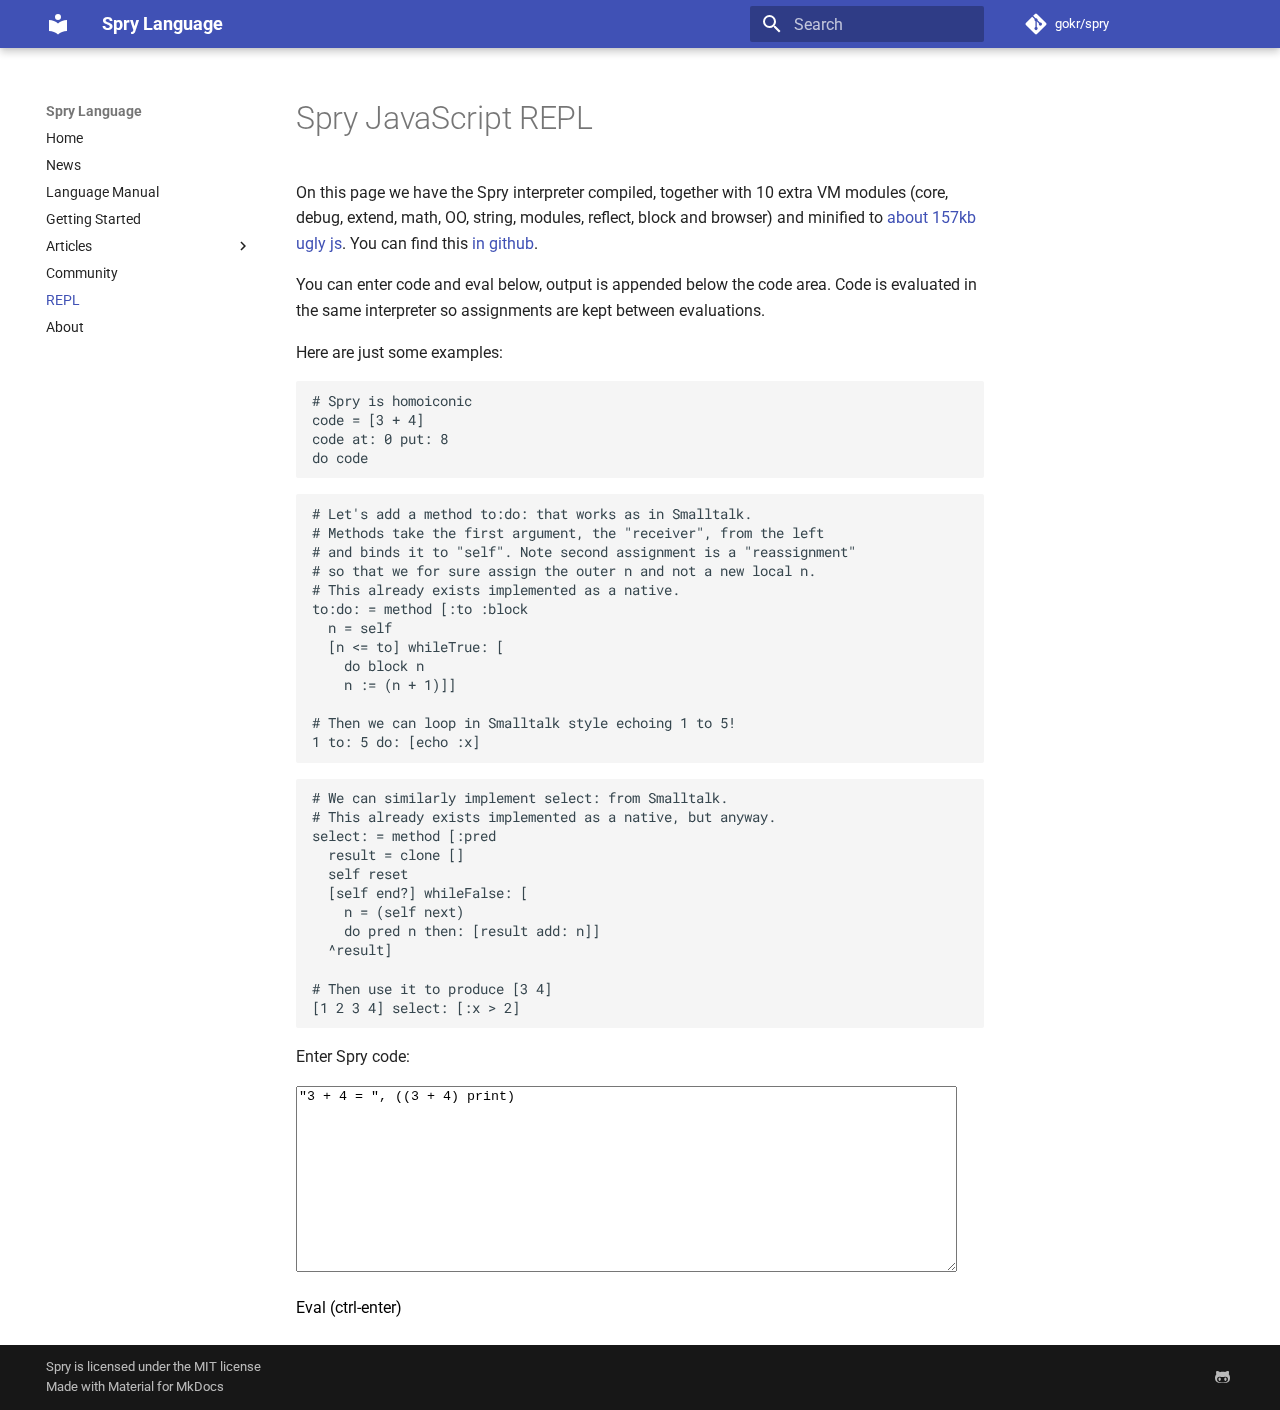
<file: docs/repl.html>
<!doctype html>
<html lang="en" class="no-js">
  <head>
    
      <meta charset="utf-8">
      <meta name="viewport" content="width=device-width,initial-scale=1">
      
        <meta name="description" content="The Spry Programming language homepage">
      
      
        <meta name="author" content="Göran Krampe">
      
      
        <link rel="canonical" href="http://sprylang.se/repl.html">
      
      
        <link rel="prev" href="community.html">
      
      
        <link rel="next" href="about.html">
      
      <link rel="icon" href="assets/images/favicon.png">
      <meta name="generator" content="mkdocs-1.4.2, mkdocs-material-9.1.8">
    
    
      
        <title>REPL - Spry Language</title>
      
    
    
      <link rel="stylesheet" href="assets/stylesheets/main.ded33207.min.css">
      
        
        <link rel="stylesheet" href="assets/stylesheets/palette.a0c5b2b5.min.css">
      
      

    
    
    
      
        
        
        <link rel="preconnect" href="https://fonts.gstatic.com" crossorigin>
        <link rel="stylesheet" href="https://fonts.googleapis.com/css?family=Roboto:300,300i,400,400i,700,700i%7CRoboto+Mono:400,400i,700,700i&display=fallback">
        <style>:root{--md-text-font:"Roboto";--md-code-font:"Roboto Mono"}</style>
      
    
    
    <script>__md_scope=new URL(".",location),__md_hash=e=>[...e].reduce((e,_)=>(e<<5)-e+_.charCodeAt(0),0),__md_get=(e,_=localStorage,t=__md_scope)=>JSON.parse(_.getItem(t.pathname+"."+e)),__md_set=(e,_,t=localStorage,a=__md_scope)=>{try{t.setItem(a.pathname+"."+e,JSON.stringify(_))}catch(e){}}</script>
    
      

    
    
    
  </head>
  
  
    
    
    
    
    
    <body dir="ltr" data-md-color-scheme="default" data-md-color-primary="indigo" data-md-color-accent="indigo">
  
    
    
    <input class="md-toggle" data-md-toggle="drawer" type="checkbox" id="__drawer" autocomplete="off">
    <input class="md-toggle" data-md-toggle="search" type="checkbox" id="__search" autocomplete="off">
    <label class="md-overlay" for="__drawer"></label>
    <div data-md-component="skip">
      
        
        <a href="#spry-javascript-repl" class="md-skip">
          Skip to content
        </a>
      
    </div>
    <div data-md-component="announce">
      
    </div>
    
    
      

  

<header class="md-header md-header--shadow" data-md-component="header">
  <nav class="md-header__inner md-grid" aria-label="Header">
    <a href="index.html" title="Spry Language" class="md-header__button md-logo" aria-label="Spry Language" data-md-component="logo">
      
  
  <svg xmlns="http://www.w3.org/2000/svg" viewBox="0 0 24 24"><path d="M12 8a3 3 0 0 0 3-3 3 3 0 0 0-3-3 3 3 0 0 0-3 3 3 3 0 0 0 3 3m0 3.54C9.64 9.35 6.5 8 3 8v11c3.5 0 6.64 1.35 9 3.54 2.36-2.19 5.5-3.54 9-3.54V8c-3.5 0-6.64 1.35-9 3.54Z"/></svg>

    </a>
    <label class="md-header__button md-icon" for="__drawer">
      <svg xmlns="http://www.w3.org/2000/svg" viewBox="0 0 24 24"><path d="M3 6h18v2H3V6m0 5h18v2H3v-2m0 5h18v2H3v-2Z"/></svg>
    </label>
    <div class="md-header__title" data-md-component="header-title">
      <div class="md-header__ellipsis">
        <div class="md-header__topic">
          <span class="md-ellipsis">
            Spry Language
          </span>
        </div>
        <div class="md-header__topic" data-md-component="header-topic">
          <span class="md-ellipsis">
            
              REPL
            
          </span>
        </div>
      </div>
    </div>
    
      
    
    
    
      <label class="md-header__button md-icon" for="__search">
        <svg xmlns="http://www.w3.org/2000/svg" viewBox="0 0 24 24"><path d="M9.5 3A6.5 6.5 0 0 1 16 9.5c0 1.61-.59 3.09-1.56 4.23l.27.27h.79l5 5-1.5 1.5-5-5v-.79l-.27-.27A6.516 6.516 0 0 1 9.5 16 6.5 6.5 0 0 1 3 9.5 6.5 6.5 0 0 1 9.5 3m0 2C7 5 5 7 5 9.5S7 14 9.5 14 14 12 14 9.5 12 5 9.5 5Z"/></svg>
      </label>
      <div class="md-search" data-md-component="search" role="dialog">
  <label class="md-search__overlay" for="__search"></label>
  <div class="md-search__inner" role="search">
    <form class="md-search__form" name="search">
      <input type="text" class="md-search__input" name="query" aria-label="Search" placeholder="Search" autocapitalize="off" autocorrect="off" autocomplete="off" spellcheck="false" data-md-component="search-query" required>
      <label class="md-search__icon md-icon" for="__search">
        <svg xmlns="http://www.w3.org/2000/svg" viewBox="0 0 24 24"><path d="M9.5 3A6.5 6.5 0 0 1 16 9.5c0 1.61-.59 3.09-1.56 4.23l.27.27h.79l5 5-1.5 1.5-5-5v-.79l-.27-.27A6.516 6.516 0 0 1 9.5 16 6.5 6.5 0 0 1 3 9.5 6.5 6.5 0 0 1 9.5 3m0 2C7 5 5 7 5 9.5S7 14 9.5 14 14 12 14 9.5 12 5 9.5 5Z"/></svg>
        <svg xmlns="http://www.w3.org/2000/svg" viewBox="0 0 24 24"><path d="M20 11v2H8l5.5 5.5-1.42 1.42L4.16 12l7.92-7.92L13.5 5.5 8 11h12Z"/></svg>
      </label>
      <nav class="md-search__options" aria-label="Search">
        
        <button type="reset" class="md-search__icon md-icon" title="Clear" aria-label="Clear" tabindex="-1">
          <svg xmlns="http://www.w3.org/2000/svg" viewBox="0 0 24 24"><path d="M19 6.41 17.59 5 12 10.59 6.41 5 5 6.41 10.59 12 5 17.59 6.41 19 12 13.41 17.59 19 19 17.59 13.41 12 19 6.41Z"/></svg>
        </button>
      </nav>
      
    </form>
    <div class="md-search__output">
      <div class="md-search__scrollwrap" data-md-scrollfix>
        <div class="md-search-result" data-md-component="search-result">
          <div class="md-search-result__meta">
            Initializing search
          </div>
          <ol class="md-search-result__list" role="presentation"></ol>
        </div>
      </div>
    </div>
  </div>
</div>
    
    
      <div class="md-header__source">
        <a href="https://github.com/gokr/spry" title="Go to repository" class="md-source" data-md-component="source">
  <div class="md-source__icon md-icon">
    
    <svg xmlns="http://www.w3.org/2000/svg" viewBox="0 0 448 512"><!--! Font Awesome Free 6.4.0 by @fontawesome - https://fontawesome.com License - https://fontawesome.com/license/free (Icons: CC BY 4.0, Fonts: SIL OFL 1.1, Code: MIT License) Copyright 2023 Fonticons, Inc.--><path d="M439.55 236.05 244 40.45a28.87 28.87 0 0 0-40.81 0l-40.66 40.63 51.52 51.52c27.06-9.14 52.68 16.77 43.39 43.68l49.66 49.66c34.23-11.8 61.18 31 35.47 56.69-26.49 26.49-70.21-2.87-56-37.34L240.22 199v121.85c25.3 12.54 22.26 41.85 9.08 55a34.34 34.34 0 0 1-48.55 0c-17.57-17.6-11.07-46.91 11.25-56v-123c-20.8-8.51-24.6-30.74-18.64-45L142.57 101 8.45 235.14a28.86 28.86 0 0 0 0 40.81l195.61 195.6a28.86 28.86 0 0 0 40.8 0l194.69-194.69a28.86 28.86 0 0 0 0-40.81z"/></svg>
  </div>
  <div class="md-source__repository">
    gokr/spry
  </div>
</a>
      </div>
    
  </nav>
  
</header>
    
    <div class="md-container" data-md-component="container">
      
      
        
          
        
      
      <main class="md-main" data-md-component="main">
        <div class="md-main__inner md-grid">
          
            
              
              <div class="md-sidebar md-sidebar--primary" data-md-component="sidebar" data-md-type="navigation" >
                <div class="md-sidebar__scrollwrap">
                  <div class="md-sidebar__inner">
                    


<nav class="md-nav md-nav--primary" aria-label="Navigation" data-md-level="0">
  <label class="md-nav__title" for="__drawer">
    <a href="index.html" title="Spry Language" class="md-nav__button md-logo" aria-label="Spry Language" data-md-component="logo">
      
  
  <svg xmlns="http://www.w3.org/2000/svg" viewBox="0 0 24 24"><path d="M12 8a3 3 0 0 0 3-3 3 3 0 0 0-3-3 3 3 0 0 0-3 3 3 3 0 0 0 3 3m0 3.54C9.64 9.35 6.5 8 3 8v11c3.5 0 6.64 1.35 9 3.54 2.36-2.19 5.5-3.54 9-3.54V8c-3.5 0-6.64 1.35-9 3.54Z"/></svg>

    </a>
    Spry Language
  </label>
  
    <div class="md-nav__source">
      <a href="https://github.com/gokr/spry" title="Go to repository" class="md-source" data-md-component="source">
  <div class="md-source__icon md-icon">
    
    <svg xmlns="http://www.w3.org/2000/svg" viewBox="0 0 448 512"><!--! Font Awesome Free 6.4.0 by @fontawesome - https://fontawesome.com License - https://fontawesome.com/license/free (Icons: CC BY 4.0, Fonts: SIL OFL 1.1, Code: MIT License) Copyright 2023 Fonticons, Inc.--><path d="M439.55 236.05 244 40.45a28.87 28.87 0 0 0-40.81 0l-40.66 40.63 51.52 51.52c27.06-9.14 52.68 16.77 43.39 43.68l49.66 49.66c34.23-11.8 61.18 31 35.47 56.69-26.49 26.49-70.21-2.87-56-37.34L240.22 199v121.85c25.3 12.54 22.26 41.85 9.08 55a34.34 34.34 0 0 1-48.55 0c-17.57-17.6-11.07-46.91 11.25-56v-123c-20.8-8.51-24.6-30.74-18.64-45L142.57 101 8.45 235.14a28.86 28.86 0 0 0 0 40.81l195.61 195.6a28.86 28.86 0 0 0 40.8 0l194.69-194.69a28.86 28.86 0 0 0 0-40.81z"/></svg>
  </div>
  <div class="md-source__repository">
    gokr/spry
  </div>
</a>
    </div>
  
  <ul class="md-nav__list" data-md-scrollfix>
    
      
      
      

  
  
  
    <li class="md-nav__item">
      <a href="index.html" class="md-nav__link">
        Home
      </a>
    </li>
  

    
      
      
      

  
  
  
    <li class="md-nav__item">
      <a href="news.html" class="md-nav__link">
        News
      </a>
    </li>
  

    
      
      
      

  
  
  
    <li class="md-nav__item">
      <a href="manual.html" class="md-nav__link">
        Language Manual
      </a>
    </li>
  

    
      
      
      

  
  
  
    <li class="md-nav__item">
      <a href="start.html" class="md-nav__link">
        Getting Started
      </a>
    </li>
  

    
      
      
      

  
  
  
    
    <li class="md-nav__item md-nav__item--nested">
      
      
      
      
      <input class="md-nav__toggle md-toggle " type="checkbox" id="__nav_5" >
      
      
      
        <label class="md-nav__link" for="__nav_5" id="__nav_5_label" tabindex="0">
          Articles
          <span class="md-nav__icon md-icon"></span>
        </label>
      
      <nav class="md-nav" data-md-level="1" aria-labelledby="__nav_5_label" aria-expanded="false">
        <label class="md-nav__title" for="__nav_5">
          <span class="md-nav__icon md-icon"></span>
          Articles
        </label>
        <ul class="md-nav__list" data-md-scrollfix>
          
            
              
  
  
  
    <li class="md-nav__item">
      <a href="spry-vs-smalltalk.html" class="md-nav__link">
        Spry vs Smalltalk
      </a>
    </li>
  

            
          
        </ul>
      </nav>
    </li>
  

    
      
      
      

  
  
  
    <li class="md-nav__item">
      <a href="community.html" class="md-nav__link">
        Community
      </a>
    </li>
  

    
      
      
      

  
  
    
  
  
    <li class="md-nav__item md-nav__item--active">
      
      <input class="md-nav__toggle md-toggle" type="checkbox" id="__toc">
      
      
        
      
      
      <a href="repl.html" class="md-nav__link md-nav__link--active">
        REPL
      </a>
      
    </li>
  

    
      
      
      

  
  
  
    <li class="md-nav__item">
      <a href="about.html" class="md-nav__link">
        About
      </a>
    </li>
  

    
  </ul>
</nav>
                  </div>
                </div>
              </div>
            
            
              
              <div class="md-sidebar md-sidebar--secondary" data-md-component="sidebar" data-md-type="toc" >
                <div class="md-sidebar__scrollwrap">
                  <div class="md-sidebar__inner">
                    

<nav class="md-nav md-nav--secondary" aria-label="Table of contents">
  
  
  
    
  
  
</nav>
                  </div>
                </div>
              </div>
            
          
          
            <div class="md-content" data-md-component="content">
              <article class="md-content__inner md-typeset">
                
                  

  
  


<h1 id="spry-javascript-repl">Spry JavaScript REPL<a class="headerlink" href="#spry-javascript-repl" title="Permanent link">&para;</a></h1>
<p>On this page we have the Spry interpreter compiled, together with 10 extra VM modules (core, debug, extend, math, OO, string, modules, reflect, block and browser) and minified to <a href="repl/spry.js">about 157kb ugly js</a>. You can find this <a href="https://github.com/gokr/spry/tree/master/samples/browser/">in github</a>.</p>
<p>You can enter code and eval below, output is appended below the code area. Code is evaluated in the same interpreter so assignments are kept between evaluations.</p>
<p>Here are just some examples:</p>
<div class="codehilite"><pre><span></span><code># Spry is homoiconic
code = [3 + 4]
code at: 0 put: 8
do code
</code></pre></div>

<div class="codehilite"><pre><span></span><code># Let&#39;s add a method to:do: that works as in Smalltalk.
# Methods take the first argument, the &quot;receiver&quot;, from the left
# and binds it to &quot;self&quot;. Note second assignment is a &quot;reassignment&quot;
# so that we for sure assign the outer n and not a new local n.
# This already exists implemented as a native.
to:do: = method [:to :block
  n = self
  [n &lt;= to] whileTrue: [
    do block n
    n := (n + 1)]]

# Then we can loop in Smalltalk style echoing 1 to 5!
1 to: 5 do: [echo :x]
</code></pre></div>

<div class="codehilite"><pre><span></span><code># We can similarly implement select: from Smalltalk.
# This already exists implemented as a native, but anyway.
select: = method [:pred
  result = clone []
  self reset
  [self end?] whileFalse: [
    n = (self next)
    do pred n then: [result add: n]]
  ^result]

# Then use it to produce [3 4]
[1 2 3 4] select: [:x &gt; 2]
</code></pre></div>

<div style="text-align:left;margin:0px 0px"> 

<script type="text/javascript" src="repl/shortcut.js"></script>
<script type="text/javascript" src="repl/spry.js"></script>
<script type="text/javascript">
function echoSpry(html) {
  document.getElementById('output').appendChild(document.createTextNode(html))
  document.getElementById('output').appendChild(document.createElement('br'))
}
function evalInSpry(code) {
  echoSpry(spryEval(code))
}
shortcut.add("ctrl+enter", function() {
  evalInSpry(document.getElementById('code').value)
})
</script>
<p>Enter Spry code:</p>
<p><textarea cols="80" rows="12" id='code'>"3 + 4 = ", ((3 + 4) print)</textarea></p>
<p><button onclick="evalInSpry(document.getElementById('code').value)">Eval (ctrl-enter)</button></p>
<p id='output'></p>
</div>





                
              </article>
            </div>
          
          
        </div>
        
      </main>
      
        <footer class="md-footer">
  
  <div class="md-footer-meta md-typeset">
    <div class="md-footer-meta__inner md-grid">
      <div class="md-copyright">
  
    <div class="md-copyright__highlight">
      Spry is licensed under the <a href='https://github.com/gokr/spry/blob/master/LICENSE'>MIT license
    </div>
  
  
    Made with
    <a href="https://squidfunk.github.io/mkdocs-material/" target="_blank" rel="noopener">
      Material for MkDocs
    </a>
  
</div>
      
        <div class="md-social">
  
    
    
    
    
      
      
    
    <a href="https://github.com/gokr/spry" target="_blank" rel="noopener" title="github.com" class="md-social__link">
      <svg xmlns="http://www.w3.org/2000/svg" viewBox="0 0 480 512"><!--! Font Awesome Free 6.4.0 by @fontawesome - https://fontawesome.com License - https://fontawesome.com/license/free (Icons: CC BY 4.0, Fonts: SIL OFL 1.1, Code: MIT License) Copyright 2023 Fonticons, Inc.--><path d="M186.1 328.7c0 20.9-10.9 55.1-36.7 55.1s-36.7-34.2-36.7-55.1 10.9-55.1 36.7-55.1 36.7 34.2 36.7 55.1zM480 278.2c0 31.9-3.2 65.7-17.5 95-37.9 76.6-142.1 74.8-216.7 74.8-75.8 0-186.2 2.7-225.6-74.8-14.6-29-20.2-63.1-20.2-95 0-41.9 13.9-81.5 41.5-113.6-5.2-15.8-7.7-32.4-7.7-48.8 0-21.5 4.9-32.3 14.6-51.8 45.3 0 74.3 9 108.8 36 29-6.9 58.8-10 88.7-10 27 0 54.2 2.9 80.4 9.2 34-26.7 63-35.2 107.8-35.2 9.8 19.5 14.6 30.3 14.6 51.8 0 16.4-2.6 32.7-7.7 48.2 27.5 32.4 39 72.3 39 114.2zm-64.3 50.5c0-43.9-26.7-82.6-73.5-82.6-18.9 0-37 3.4-56 6-14.9 2.3-29.8 3.2-45.1 3.2-15.2 0-30.1-.9-45.1-3.2-18.7-2.6-37-6-56-6-46.8 0-73.5 38.7-73.5 82.6 0 87.8 80.4 101.3 150.4 101.3h48.2c70.3 0 150.6-13.4 150.6-101.3zm-82.6-55.1c-25.8 0-36.7 34.2-36.7 55.1s10.9 55.1 36.7 55.1 36.7-34.2 36.7-55.1-10.9-55.1-36.7-55.1z"/></svg>
    </a>
  
</div>
      
    </div>
  </div>
</footer>
      
    </div>
    <div class="md-dialog" data-md-component="dialog">
      <div class="md-dialog__inner md-typeset"></div>
    </div>
    
    <script id="__config" type="application/json">{"base": ".", "features": [], "search": "assets/javascripts/workers/search.208ed371.min.js", "translations": {"clipboard.copied": "Copied to clipboard", "clipboard.copy": "Copy to clipboard", "search.result.more.one": "1 more on this page", "search.result.more.other": "# more on this page", "search.result.none": "No matching documents", "search.result.one": "1 matching document", "search.result.other": "# matching documents", "search.result.placeholder": "Type to start searching", "search.result.term.missing": "Missing", "select.version": "Select version"}}</script>
    
    
      <script src="assets/javascripts/bundle.51198bba.min.js"></script>
      
    
  </body>
</html>
</file>
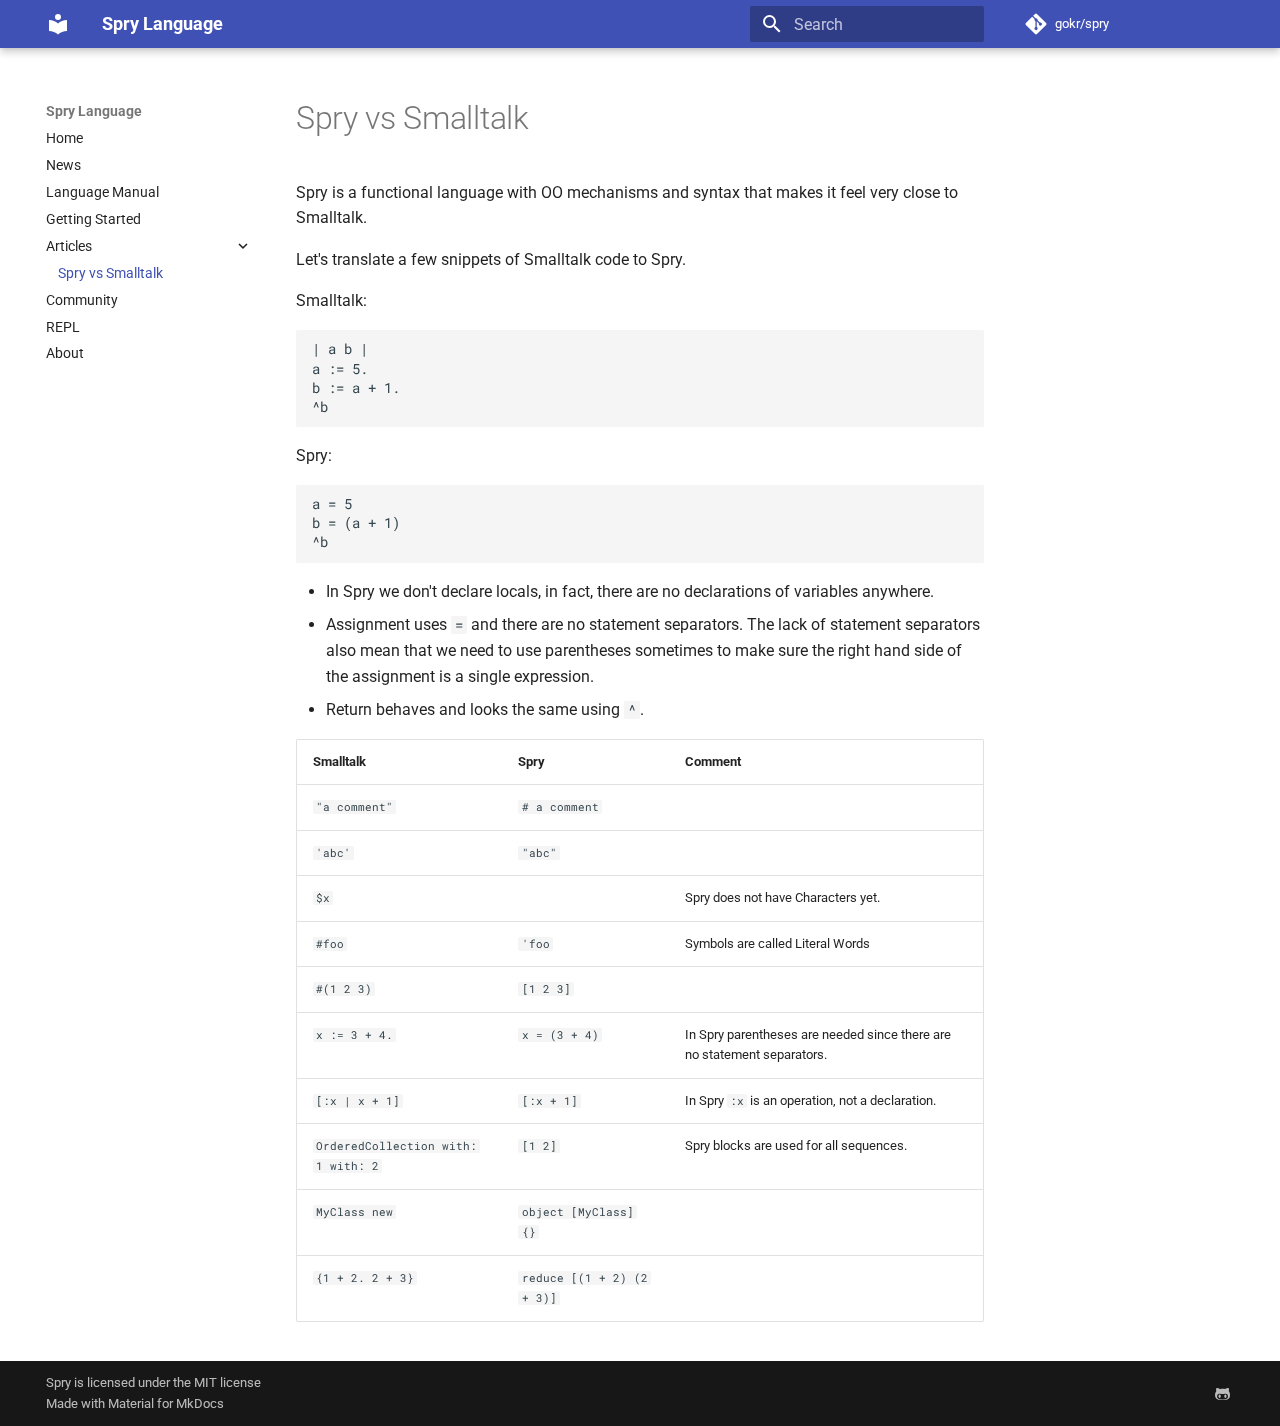
<file: docs/spry-vs-smalltalk.html>
<!doctype html>
<html lang="en" class="no-js">
  <head>
    
      <meta charset="utf-8">
      <meta name="viewport" content="width=device-width,initial-scale=1">
      
        <meta name="description" content="The Spry Programming language homepage">
      
      
        <meta name="author" content="Göran Krampe">
      
      
        <link rel="canonical" href="http://sprylang.se/spry-vs-smalltalk.html">
      
      
        <link rel="prev" href="start.html">
      
      
        <link rel="next" href="community.html">
      
      <link rel="icon" href="assets/images/favicon.png">
      <meta name="generator" content="mkdocs-1.4.2, mkdocs-material-9.1.8">
    
    
      
        <title>Spry vs Smalltalk - Spry Language</title>
      
    
    
      <link rel="stylesheet" href="assets/stylesheets/main.ded33207.min.css">
      
        
        <link rel="stylesheet" href="assets/stylesheets/palette.a0c5b2b5.min.css">
      
      

    
    
    
      
        
        
        <link rel="preconnect" href="https://fonts.gstatic.com" crossorigin>
        <link rel="stylesheet" href="https://fonts.googleapis.com/css?family=Roboto:300,300i,400,400i,700,700i%7CRoboto+Mono:400,400i,700,700i&display=fallback">
        <style>:root{--md-text-font:"Roboto";--md-code-font:"Roboto Mono"}</style>
      
    
    
    <script>__md_scope=new URL(".",location),__md_hash=e=>[...e].reduce((e,_)=>(e<<5)-e+_.charCodeAt(0),0),__md_get=(e,_=localStorage,t=__md_scope)=>JSON.parse(_.getItem(t.pathname+"."+e)),__md_set=(e,_,t=localStorage,a=__md_scope)=>{try{t.setItem(a.pathname+"."+e,JSON.stringify(_))}catch(e){}}</script>
    
      

    
    
    
  </head>
  
  
    
    
    
    
    
    <body dir="ltr" data-md-color-scheme="default" data-md-color-primary="indigo" data-md-color-accent="indigo">
  
    
    
    <input class="md-toggle" data-md-toggle="drawer" type="checkbox" id="__drawer" autocomplete="off">
    <input class="md-toggle" data-md-toggle="search" type="checkbox" id="__search" autocomplete="off">
    <label class="md-overlay" for="__drawer"></label>
    <div data-md-component="skip">
      
        
        <a href="#spry-vs-smalltalk" class="md-skip">
          Skip to content
        </a>
      
    </div>
    <div data-md-component="announce">
      
    </div>
    
    
      

  

<header class="md-header md-header--shadow" data-md-component="header">
  <nav class="md-header__inner md-grid" aria-label="Header">
    <a href="index.html" title="Spry Language" class="md-header__button md-logo" aria-label="Spry Language" data-md-component="logo">
      
  
  <svg xmlns="http://www.w3.org/2000/svg" viewBox="0 0 24 24"><path d="M12 8a3 3 0 0 0 3-3 3 3 0 0 0-3-3 3 3 0 0 0-3 3 3 3 0 0 0 3 3m0 3.54C9.64 9.35 6.5 8 3 8v11c3.5 0 6.64 1.35 9 3.54 2.36-2.19 5.5-3.54 9-3.54V8c-3.5 0-6.64 1.35-9 3.54Z"/></svg>

    </a>
    <label class="md-header__button md-icon" for="__drawer">
      <svg xmlns="http://www.w3.org/2000/svg" viewBox="0 0 24 24"><path d="M3 6h18v2H3V6m0 5h18v2H3v-2m0 5h18v2H3v-2Z"/></svg>
    </label>
    <div class="md-header__title" data-md-component="header-title">
      <div class="md-header__ellipsis">
        <div class="md-header__topic">
          <span class="md-ellipsis">
            Spry Language
          </span>
        </div>
        <div class="md-header__topic" data-md-component="header-topic">
          <span class="md-ellipsis">
            
              Spry vs Smalltalk
            
          </span>
        </div>
      </div>
    </div>
    
      
    
    
    
      <label class="md-header__button md-icon" for="__search">
        <svg xmlns="http://www.w3.org/2000/svg" viewBox="0 0 24 24"><path d="M9.5 3A6.5 6.5 0 0 1 16 9.5c0 1.61-.59 3.09-1.56 4.23l.27.27h.79l5 5-1.5 1.5-5-5v-.79l-.27-.27A6.516 6.516 0 0 1 9.5 16 6.5 6.5 0 0 1 3 9.5 6.5 6.5 0 0 1 9.5 3m0 2C7 5 5 7 5 9.5S7 14 9.5 14 14 12 14 9.5 12 5 9.5 5Z"/></svg>
      </label>
      <div class="md-search" data-md-component="search" role="dialog">
  <label class="md-search__overlay" for="__search"></label>
  <div class="md-search__inner" role="search">
    <form class="md-search__form" name="search">
      <input type="text" class="md-search__input" name="query" aria-label="Search" placeholder="Search" autocapitalize="off" autocorrect="off" autocomplete="off" spellcheck="false" data-md-component="search-query" required>
      <label class="md-search__icon md-icon" for="__search">
        <svg xmlns="http://www.w3.org/2000/svg" viewBox="0 0 24 24"><path d="M9.5 3A6.5 6.5 0 0 1 16 9.5c0 1.61-.59 3.09-1.56 4.23l.27.27h.79l5 5-1.5 1.5-5-5v-.79l-.27-.27A6.516 6.516 0 0 1 9.5 16 6.5 6.5 0 0 1 3 9.5 6.5 6.5 0 0 1 9.5 3m0 2C7 5 5 7 5 9.5S7 14 9.5 14 14 12 14 9.5 12 5 9.5 5Z"/></svg>
        <svg xmlns="http://www.w3.org/2000/svg" viewBox="0 0 24 24"><path d="M20 11v2H8l5.5 5.5-1.42 1.42L4.16 12l7.92-7.92L13.5 5.5 8 11h12Z"/></svg>
      </label>
      <nav class="md-search__options" aria-label="Search">
        
        <button type="reset" class="md-search__icon md-icon" title="Clear" aria-label="Clear" tabindex="-1">
          <svg xmlns="http://www.w3.org/2000/svg" viewBox="0 0 24 24"><path d="M19 6.41 17.59 5 12 10.59 6.41 5 5 6.41 10.59 12 5 17.59 6.41 19 12 13.41 17.59 19 19 17.59 13.41 12 19 6.41Z"/></svg>
        </button>
      </nav>
      
    </form>
    <div class="md-search__output">
      <div class="md-search__scrollwrap" data-md-scrollfix>
        <div class="md-search-result" data-md-component="search-result">
          <div class="md-search-result__meta">
            Initializing search
          </div>
          <ol class="md-search-result__list" role="presentation"></ol>
        </div>
      </div>
    </div>
  </div>
</div>
    
    
      <div class="md-header__source">
        <a href="https://github.com/gokr/spry" title="Go to repository" class="md-source" data-md-component="source">
  <div class="md-source__icon md-icon">
    
    <svg xmlns="http://www.w3.org/2000/svg" viewBox="0 0 448 512"><!--! Font Awesome Free 6.4.0 by @fontawesome - https://fontawesome.com License - https://fontawesome.com/license/free (Icons: CC BY 4.0, Fonts: SIL OFL 1.1, Code: MIT License) Copyright 2023 Fonticons, Inc.--><path d="M439.55 236.05 244 40.45a28.87 28.87 0 0 0-40.81 0l-40.66 40.63 51.52 51.52c27.06-9.14 52.68 16.77 43.39 43.68l49.66 49.66c34.23-11.8 61.18 31 35.47 56.69-26.49 26.49-70.21-2.87-56-37.34L240.22 199v121.85c25.3 12.54 22.26 41.85 9.08 55a34.34 34.34 0 0 1-48.55 0c-17.57-17.6-11.07-46.91 11.25-56v-123c-20.8-8.51-24.6-30.74-18.64-45L142.57 101 8.45 235.14a28.86 28.86 0 0 0 0 40.81l195.61 195.6a28.86 28.86 0 0 0 40.8 0l194.69-194.69a28.86 28.86 0 0 0 0-40.81z"/></svg>
  </div>
  <div class="md-source__repository">
    gokr/spry
  </div>
</a>
      </div>
    
  </nav>
  
</header>
    
    <div class="md-container" data-md-component="container">
      
      
        
          
        
      
      <main class="md-main" data-md-component="main">
        <div class="md-main__inner md-grid">
          
            
              
              <div class="md-sidebar md-sidebar--primary" data-md-component="sidebar" data-md-type="navigation" >
                <div class="md-sidebar__scrollwrap">
                  <div class="md-sidebar__inner">
                    


<nav class="md-nav md-nav--primary" aria-label="Navigation" data-md-level="0">
  <label class="md-nav__title" for="__drawer">
    <a href="index.html" title="Spry Language" class="md-nav__button md-logo" aria-label="Spry Language" data-md-component="logo">
      
  
  <svg xmlns="http://www.w3.org/2000/svg" viewBox="0 0 24 24"><path d="M12 8a3 3 0 0 0 3-3 3 3 0 0 0-3-3 3 3 0 0 0-3 3 3 3 0 0 0 3 3m0 3.54C9.64 9.35 6.5 8 3 8v11c3.5 0 6.64 1.35 9 3.54 2.36-2.19 5.5-3.54 9-3.54V8c-3.5 0-6.64 1.35-9 3.54Z"/></svg>

    </a>
    Spry Language
  </label>
  
    <div class="md-nav__source">
      <a href="https://github.com/gokr/spry" title="Go to repository" class="md-source" data-md-component="source">
  <div class="md-source__icon md-icon">
    
    <svg xmlns="http://www.w3.org/2000/svg" viewBox="0 0 448 512"><!--! Font Awesome Free 6.4.0 by @fontawesome - https://fontawesome.com License - https://fontawesome.com/license/free (Icons: CC BY 4.0, Fonts: SIL OFL 1.1, Code: MIT License) Copyright 2023 Fonticons, Inc.--><path d="M439.55 236.05 244 40.45a28.87 28.87 0 0 0-40.81 0l-40.66 40.63 51.52 51.52c27.06-9.14 52.68 16.77 43.39 43.68l49.66 49.66c34.23-11.8 61.18 31 35.47 56.69-26.49 26.49-70.21-2.87-56-37.34L240.22 199v121.85c25.3 12.54 22.26 41.85 9.08 55a34.34 34.34 0 0 1-48.55 0c-17.57-17.6-11.07-46.91 11.25-56v-123c-20.8-8.51-24.6-30.74-18.64-45L142.57 101 8.45 235.14a28.86 28.86 0 0 0 0 40.81l195.61 195.6a28.86 28.86 0 0 0 40.8 0l194.69-194.69a28.86 28.86 0 0 0 0-40.81z"/></svg>
  </div>
  <div class="md-source__repository">
    gokr/spry
  </div>
</a>
    </div>
  
  <ul class="md-nav__list" data-md-scrollfix>
    
      
      
      

  
  
  
    <li class="md-nav__item">
      <a href="index.html" class="md-nav__link">
        Home
      </a>
    </li>
  

    
      
      
      

  
  
  
    <li class="md-nav__item">
      <a href="news.html" class="md-nav__link">
        News
      </a>
    </li>
  

    
      
      
      

  
  
  
    <li class="md-nav__item">
      <a href="manual.html" class="md-nav__link">
        Language Manual
      </a>
    </li>
  

    
      
      
      

  
  
  
    <li class="md-nav__item">
      <a href="start.html" class="md-nav__link">
        Getting Started
      </a>
    </li>
  

    
      
      
      

  
  
    
  
  
    
    <li class="md-nav__item md-nav__item--active md-nav__item--nested">
      
      
      
      
      <input class="md-nav__toggle md-toggle " type="checkbox" id="__nav_5" checked>
      
      
      
        <label class="md-nav__link" for="__nav_5" id="__nav_5_label" tabindex="0">
          Articles
          <span class="md-nav__icon md-icon"></span>
        </label>
      
      <nav class="md-nav" data-md-level="1" aria-labelledby="__nav_5_label" aria-expanded="true">
        <label class="md-nav__title" for="__nav_5">
          <span class="md-nav__icon md-icon"></span>
          Articles
        </label>
        <ul class="md-nav__list" data-md-scrollfix>
          
            
              
  
  
    
  
  
    <li class="md-nav__item md-nav__item--active">
      
      <input class="md-nav__toggle md-toggle" type="checkbox" id="__toc">
      
      
        
      
      
      <a href="spry-vs-smalltalk.html" class="md-nav__link md-nav__link--active">
        Spry vs Smalltalk
      </a>
      
    </li>
  

            
          
        </ul>
      </nav>
    </li>
  

    
      
      
      

  
  
  
    <li class="md-nav__item">
      <a href="community.html" class="md-nav__link">
        Community
      </a>
    </li>
  

    
      
      
      

  
  
  
    <li class="md-nav__item">
      <a href="repl.html" class="md-nav__link">
        REPL
      </a>
    </li>
  

    
      
      
      

  
  
  
    <li class="md-nav__item">
      <a href="about.html" class="md-nav__link">
        About
      </a>
    </li>
  

    
  </ul>
</nav>
                  </div>
                </div>
              </div>
            
            
              
              <div class="md-sidebar md-sidebar--secondary" data-md-component="sidebar" data-md-type="toc" >
                <div class="md-sidebar__scrollwrap">
                  <div class="md-sidebar__inner">
                    

<nav class="md-nav md-nav--secondary" aria-label="Table of contents">
  
  
  
    
  
  
</nav>
                  </div>
                </div>
              </div>
            
          
          
            <div class="md-content" data-md-component="content">
              <article class="md-content__inner md-typeset">
                
                  

  
  


<h1 id="spry-vs-smalltalk">Spry vs Smalltalk<a class="headerlink" href="#spry-vs-smalltalk" title="Permanent link">&para;</a></h1>
<p>Spry is a functional language with OO mechanisms and syntax that makes it feel very close to Smalltalk.</p>
<p>Let's translate a few snippets of Smalltalk code to Spry.</p>
<p>Smalltalk:</p>
<div class="codehilite"><pre><span></span><code><span class="o">|</span><span class="nv"> a b </span><span class="o">|</span>
<span class="nv">a</span> <span class="o">:=</span> <span class="m">5</span><span class="p">.</span>
<span class="nv">b</span> <span class="o">:=</span> <span class="nv">a</span> <span class="nf">+</span> <span class="m">1</span><span class="p">.</span>
<span class="o">^</span><span class="nv">b</span>
</code></pre></div>

<p>Spry:</p>
<div class="codehilite"><pre><span></span><code><span class="nv">a</span><span class="w"> </span><span class="o">=</span><span class="w"> </span><span class="m">5</span>
<span class="nv">b</span><span class="w"> </span><span class="o">=</span><span class="w"> </span><span class="o">(</span>a<span class="w"> </span>+<span class="w"> </span><span class="m">1</span><span class="o">)</span>
^b
</code></pre></div>

<ul>
<li>In Spry we don't declare locals, in fact, there are no declarations of variables anywhere.</li>
<li>Assignment uses <code>=</code> and there are no statement separators. The lack of statement separators also mean that we need to use parentheses sometimes to make sure the right hand side of the assignment is a single expression.</li>
<li>Return behaves and looks the same using <code>^</code>.</li>
</ul>
<table>
<thead>
<tr>
<th>Smalltalk</th>
<th>Spry</th>
<th>Comment</th>
</tr>
</thead>
<tbody>
<tr>
<td><code>"a comment"</code></td>
<td><code># a comment</code></td>
<td></td>
</tr>
<tr>
<td><code>'abc'</code></td>
<td><code>"abc"</code></td>
<td></td>
</tr>
<tr>
<td><code>$x</code></td>
<td></td>
<td>Spry does not have Characters yet.</td>
</tr>
<tr>
<td><code>#foo</code></td>
<td><code>'foo</code></td>
<td>Symbols are called Literal Words</td>
</tr>
<tr>
<td><code>#(1 2 3)</code></td>
<td><code>[1 2 3]</code></td>
<td></td>
</tr>
<tr>
<td><code>x := 3 + 4.</code></td>
<td><code>x = (3 + 4)</code></td>
<td>In Spry parentheses are needed since there are no statement separators.</td>
</tr>
<tr>
<td><code>[:x | x + 1]</code></td>
<td><code>[:x + 1]</code></td>
<td>In Spry <code>:x</code> is an operation, not a declaration.</td>
</tr>
<tr>
<td><code>OrderedCollection with: 1 with: 2</code></td>
<td><code>[1 2]</code></td>
<td>Spry blocks are used for all sequences.</td>
</tr>
<tr>
<td><code>MyClass new</code></td>
<td><code>object [MyClass] {}</code></td>
<td></td>
</tr>
<tr>
<td><code>{1 + 2. 2 + 3}</code></td>
<td><code>reduce [(1 + 2) (2 + 3)]</code></td>
<td></td>
</tr>
</tbody>
</table>





                
              </article>
            </div>
          
          
        </div>
        
      </main>
      
        <footer class="md-footer">
  
  <div class="md-footer-meta md-typeset">
    <div class="md-footer-meta__inner md-grid">
      <div class="md-copyright">
  
    <div class="md-copyright__highlight">
      Spry is licensed under the <a href='https://github.com/gokr/spry/blob/master/LICENSE'>MIT license
    </div>
  
  
    Made with
    <a href="https://squidfunk.github.io/mkdocs-material/" target="_blank" rel="noopener">
      Material for MkDocs
    </a>
  
</div>
      
        <div class="md-social">
  
    
    
    
    
      
      
    
    <a href="https://github.com/gokr/spry" target="_blank" rel="noopener" title="github.com" class="md-social__link">
      <svg xmlns="http://www.w3.org/2000/svg" viewBox="0 0 480 512"><!--! Font Awesome Free 6.4.0 by @fontawesome - https://fontawesome.com License - https://fontawesome.com/license/free (Icons: CC BY 4.0, Fonts: SIL OFL 1.1, Code: MIT License) Copyright 2023 Fonticons, Inc.--><path d="M186.1 328.7c0 20.9-10.9 55.1-36.7 55.1s-36.7-34.2-36.7-55.1 10.9-55.1 36.7-55.1 36.7 34.2 36.7 55.1zM480 278.2c0 31.9-3.2 65.7-17.5 95-37.9 76.6-142.1 74.8-216.7 74.8-75.8 0-186.2 2.7-225.6-74.8-14.6-29-20.2-63.1-20.2-95 0-41.9 13.9-81.5 41.5-113.6-5.2-15.8-7.7-32.4-7.7-48.8 0-21.5 4.9-32.3 14.6-51.8 45.3 0 74.3 9 108.8 36 29-6.9 58.8-10 88.7-10 27 0 54.2 2.9 80.4 9.2 34-26.7 63-35.2 107.8-35.2 9.8 19.5 14.6 30.3 14.6 51.8 0 16.4-2.6 32.7-7.7 48.2 27.5 32.4 39 72.3 39 114.2zm-64.3 50.5c0-43.9-26.7-82.6-73.5-82.6-18.9 0-37 3.4-56 6-14.9 2.3-29.8 3.2-45.1 3.2-15.2 0-30.1-.9-45.1-3.2-18.7-2.6-37-6-56-6-46.8 0-73.5 38.7-73.5 82.6 0 87.8 80.4 101.3 150.4 101.3h48.2c70.3 0 150.6-13.4 150.6-101.3zm-82.6-55.1c-25.8 0-36.7 34.2-36.7 55.1s10.9 55.1 36.7 55.1 36.7-34.2 36.7-55.1-10.9-55.1-36.7-55.1z"/></svg>
    </a>
  
</div>
      
    </div>
  </div>
</footer>
      
    </div>
    <div class="md-dialog" data-md-component="dialog">
      <div class="md-dialog__inner md-typeset"></div>
    </div>
    
    <script id="__config" type="application/json">{"base": ".", "features": [], "search": "assets/javascripts/workers/search.208ed371.min.js", "translations": {"clipboard.copied": "Copied to clipboard", "clipboard.copy": "Copy to clipboard", "search.result.more.one": "1 more on this page", "search.result.more.other": "# more on this page", "search.result.none": "No matching documents", "search.result.one": "1 matching document", "search.result.other": "# matching documents", "search.result.placeholder": "Type to start searching", "search.result.term.missing": "Missing", "select.version": "Select version"}}</script>
    
    
      <script src="assets/javascripts/bundle.51198bba.min.js"></script>
      
    
  </body>
</html>
</file>
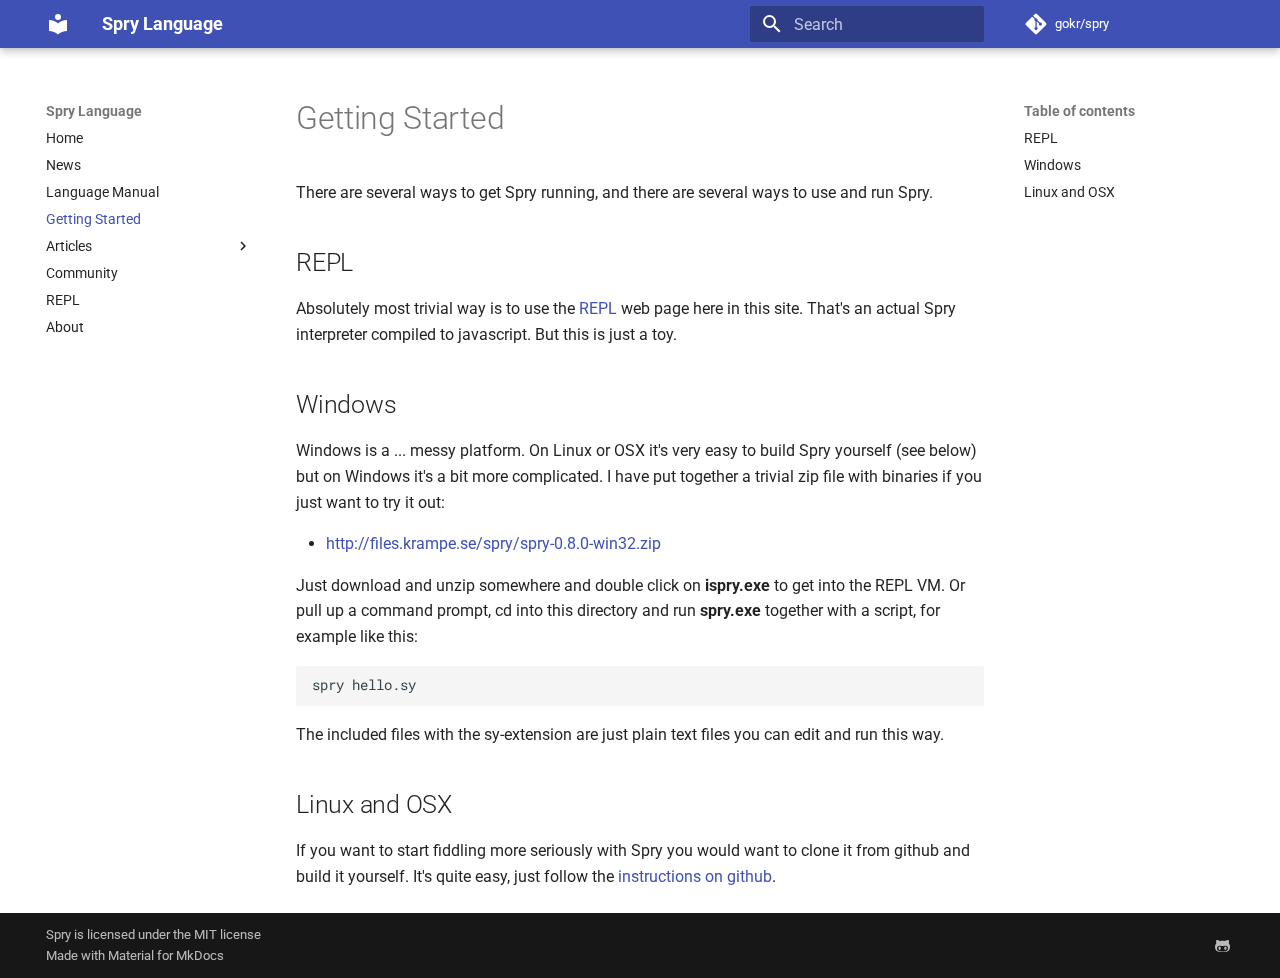
<file: docs/start.html>
<!doctype html>
<html lang="en" class="no-js">
  <head>
    
      <meta charset="utf-8">
      <meta name="viewport" content="width=device-width,initial-scale=1">
      
        <meta name="description" content="The Spry Programming language homepage">
      
      
        <meta name="author" content="Göran Krampe">
      
      
        <link rel="canonical" href="http://sprylang.se/start.html">
      
      
        <link rel="prev" href="manual.html">
      
      
        <link rel="next" href="spry-vs-smalltalk.html">
      
      <link rel="icon" href="assets/images/favicon.png">
      <meta name="generator" content="mkdocs-1.4.2, mkdocs-material-9.1.8">
    
    
      
        <title>Getting Started - Spry Language</title>
      
    
    
      <link rel="stylesheet" href="assets/stylesheets/main.ded33207.min.css">
      
        
        <link rel="stylesheet" href="assets/stylesheets/palette.a0c5b2b5.min.css">
      
      

    
    
    
      
        
        
        <link rel="preconnect" href="https://fonts.gstatic.com" crossorigin>
        <link rel="stylesheet" href="https://fonts.googleapis.com/css?family=Roboto:300,300i,400,400i,700,700i%7CRoboto+Mono:400,400i,700,700i&display=fallback">
        <style>:root{--md-text-font:"Roboto";--md-code-font:"Roboto Mono"}</style>
      
    
    
    <script>__md_scope=new URL(".",location),__md_hash=e=>[...e].reduce((e,_)=>(e<<5)-e+_.charCodeAt(0),0),__md_get=(e,_=localStorage,t=__md_scope)=>JSON.parse(_.getItem(t.pathname+"."+e)),__md_set=(e,_,t=localStorage,a=__md_scope)=>{try{t.setItem(a.pathname+"."+e,JSON.stringify(_))}catch(e){}}</script>
    
      

    
    
    
  </head>
  
  
    
    
    
    
    
    <body dir="ltr" data-md-color-scheme="default" data-md-color-primary="indigo" data-md-color-accent="indigo">
  
    
    
    <input class="md-toggle" data-md-toggle="drawer" type="checkbox" id="__drawer" autocomplete="off">
    <input class="md-toggle" data-md-toggle="search" type="checkbox" id="__search" autocomplete="off">
    <label class="md-overlay" for="__drawer"></label>
    <div data-md-component="skip">
      
        
        <a href="#getting-started" class="md-skip">
          Skip to content
        </a>
      
    </div>
    <div data-md-component="announce">
      
    </div>
    
    
      

  

<header class="md-header md-header--shadow" data-md-component="header">
  <nav class="md-header__inner md-grid" aria-label="Header">
    <a href="index.html" title="Spry Language" class="md-header__button md-logo" aria-label="Spry Language" data-md-component="logo">
      
  
  <svg xmlns="http://www.w3.org/2000/svg" viewBox="0 0 24 24"><path d="M12 8a3 3 0 0 0 3-3 3 3 0 0 0-3-3 3 3 0 0 0-3 3 3 3 0 0 0 3 3m0 3.54C9.64 9.35 6.5 8 3 8v11c3.5 0 6.64 1.35 9 3.54 2.36-2.19 5.5-3.54 9-3.54V8c-3.5 0-6.64 1.35-9 3.54Z"/></svg>

    </a>
    <label class="md-header__button md-icon" for="__drawer">
      <svg xmlns="http://www.w3.org/2000/svg" viewBox="0 0 24 24"><path d="M3 6h18v2H3V6m0 5h18v2H3v-2m0 5h18v2H3v-2Z"/></svg>
    </label>
    <div class="md-header__title" data-md-component="header-title">
      <div class="md-header__ellipsis">
        <div class="md-header__topic">
          <span class="md-ellipsis">
            Spry Language
          </span>
        </div>
        <div class="md-header__topic" data-md-component="header-topic">
          <span class="md-ellipsis">
            
              Getting Started
            
          </span>
        </div>
      </div>
    </div>
    
      
    
    
    
      <label class="md-header__button md-icon" for="__search">
        <svg xmlns="http://www.w3.org/2000/svg" viewBox="0 0 24 24"><path d="M9.5 3A6.5 6.5 0 0 1 16 9.5c0 1.61-.59 3.09-1.56 4.23l.27.27h.79l5 5-1.5 1.5-5-5v-.79l-.27-.27A6.516 6.516 0 0 1 9.5 16 6.5 6.5 0 0 1 3 9.5 6.5 6.5 0 0 1 9.5 3m0 2C7 5 5 7 5 9.5S7 14 9.5 14 14 12 14 9.5 12 5 9.5 5Z"/></svg>
      </label>
      <div class="md-search" data-md-component="search" role="dialog">
  <label class="md-search__overlay" for="__search"></label>
  <div class="md-search__inner" role="search">
    <form class="md-search__form" name="search">
      <input type="text" class="md-search__input" name="query" aria-label="Search" placeholder="Search" autocapitalize="off" autocorrect="off" autocomplete="off" spellcheck="false" data-md-component="search-query" required>
      <label class="md-search__icon md-icon" for="__search">
        <svg xmlns="http://www.w3.org/2000/svg" viewBox="0 0 24 24"><path d="M9.5 3A6.5 6.5 0 0 1 16 9.5c0 1.61-.59 3.09-1.56 4.23l.27.27h.79l5 5-1.5 1.5-5-5v-.79l-.27-.27A6.516 6.516 0 0 1 9.5 16 6.5 6.5 0 0 1 3 9.5 6.5 6.5 0 0 1 9.5 3m0 2C7 5 5 7 5 9.5S7 14 9.5 14 14 12 14 9.5 12 5 9.5 5Z"/></svg>
        <svg xmlns="http://www.w3.org/2000/svg" viewBox="0 0 24 24"><path d="M20 11v2H8l5.5 5.5-1.42 1.42L4.16 12l7.92-7.92L13.5 5.5 8 11h12Z"/></svg>
      </label>
      <nav class="md-search__options" aria-label="Search">
        
        <button type="reset" class="md-search__icon md-icon" title="Clear" aria-label="Clear" tabindex="-1">
          <svg xmlns="http://www.w3.org/2000/svg" viewBox="0 0 24 24"><path d="M19 6.41 17.59 5 12 10.59 6.41 5 5 6.41 10.59 12 5 17.59 6.41 19 12 13.41 17.59 19 19 17.59 13.41 12 19 6.41Z"/></svg>
        </button>
      </nav>
      
    </form>
    <div class="md-search__output">
      <div class="md-search__scrollwrap" data-md-scrollfix>
        <div class="md-search-result" data-md-component="search-result">
          <div class="md-search-result__meta">
            Initializing search
          </div>
          <ol class="md-search-result__list" role="presentation"></ol>
        </div>
      </div>
    </div>
  </div>
</div>
    
    
      <div class="md-header__source">
        <a href="https://github.com/gokr/spry" title="Go to repository" class="md-source" data-md-component="source">
  <div class="md-source__icon md-icon">
    
    <svg xmlns="http://www.w3.org/2000/svg" viewBox="0 0 448 512"><!--! Font Awesome Free 6.4.0 by @fontawesome - https://fontawesome.com License - https://fontawesome.com/license/free (Icons: CC BY 4.0, Fonts: SIL OFL 1.1, Code: MIT License) Copyright 2023 Fonticons, Inc.--><path d="M439.55 236.05 244 40.45a28.87 28.87 0 0 0-40.81 0l-40.66 40.63 51.52 51.52c27.06-9.14 52.68 16.77 43.39 43.68l49.66 49.66c34.23-11.8 61.18 31 35.47 56.69-26.49 26.49-70.21-2.87-56-37.34L240.22 199v121.85c25.3 12.54 22.26 41.85 9.08 55a34.34 34.34 0 0 1-48.55 0c-17.57-17.6-11.07-46.91 11.25-56v-123c-20.8-8.51-24.6-30.74-18.64-45L142.57 101 8.45 235.14a28.86 28.86 0 0 0 0 40.81l195.61 195.6a28.86 28.86 0 0 0 40.8 0l194.69-194.69a28.86 28.86 0 0 0 0-40.81z"/></svg>
  </div>
  <div class="md-source__repository">
    gokr/spry
  </div>
</a>
      </div>
    
  </nav>
  
</header>
    
    <div class="md-container" data-md-component="container">
      
      
        
          
        
      
      <main class="md-main" data-md-component="main">
        <div class="md-main__inner md-grid">
          
            
              
              <div class="md-sidebar md-sidebar--primary" data-md-component="sidebar" data-md-type="navigation" >
                <div class="md-sidebar__scrollwrap">
                  <div class="md-sidebar__inner">
                    


<nav class="md-nav md-nav--primary" aria-label="Navigation" data-md-level="0">
  <label class="md-nav__title" for="__drawer">
    <a href="index.html" title="Spry Language" class="md-nav__button md-logo" aria-label="Spry Language" data-md-component="logo">
      
  
  <svg xmlns="http://www.w3.org/2000/svg" viewBox="0 0 24 24"><path d="M12 8a3 3 0 0 0 3-3 3 3 0 0 0-3-3 3 3 0 0 0-3 3 3 3 0 0 0 3 3m0 3.54C9.64 9.35 6.5 8 3 8v11c3.5 0 6.64 1.35 9 3.54 2.36-2.19 5.5-3.54 9-3.54V8c-3.5 0-6.64 1.35-9 3.54Z"/></svg>

    </a>
    Spry Language
  </label>
  
    <div class="md-nav__source">
      <a href="https://github.com/gokr/spry" title="Go to repository" class="md-source" data-md-component="source">
  <div class="md-source__icon md-icon">
    
    <svg xmlns="http://www.w3.org/2000/svg" viewBox="0 0 448 512"><!--! Font Awesome Free 6.4.0 by @fontawesome - https://fontawesome.com License - https://fontawesome.com/license/free (Icons: CC BY 4.0, Fonts: SIL OFL 1.1, Code: MIT License) Copyright 2023 Fonticons, Inc.--><path d="M439.55 236.05 244 40.45a28.87 28.87 0 0 0-40.81 0l-40.66 40.63 51.52 51.52c27.06-9.14 52.68 16.77 43.39 43.68l49.66 49.66c34.23-11.8 61.18 31 35.47 56.69-26.49 26.49-70.21-2.87-56-37.34L240.22 199v121.85c25.3 12.54 22.26 41.85 9.08 55a34.34 34.34 0 0 1-48.55 0c-17.57-17.6-11.07-46.91 11.25-56v-123c-20.8-8.51-24.6-30.74-18.64-45L142.57 101 8.45 235.14a28.86 28.86 0 0 0 0 40.81l195.61 195.6a28.86 28.86 0 0 0 40.8 0l194.69-194.69a28.86 28.86 0 0 0 0-40.81z"/></svg>
  </div>
  <div class="md-source__repository">
    gokr/spry
  </div>
</a>
    </div>
  
  <ul class="md-nav__list" data-md-scrollfix>
    
      
      
      

  
  
  
    <li class="md-nav__item">
      <a href="index.html" class="md-nav__link">
        Home
      </a>
    </li>
  

    
      
      
      

  
  
  
    <li class="md-nav__item">
      <a href="news.html" class="md-nav__link">
        News
      </a>
    </li>
  

    
      
      
      

  
  
  
    <li class="md-nav__item">
      <a href="manual.html" class="md-nav__link">
        Language Manual
      </a>
    </li>
  

    
      
      
      

  
  
    
  
  
    <li class="md-nav__item md-nav__item--active">
      
      <input class="md-nav__toggle md-toggle" type="checkbox" id="__toc">
      
      
        
      
      
        <label class="md-nav__link md-nav__link--active" for="__toc">
          Getting Started
          <span class="md-nav__icon md-icon"></span>
        </label>
      
      <a href="start.html" class="md-nav__link md-nav__link--active">
        Getting Started
      </a>
      
        

<nav class="md-nav md-nav--secondary" aria-label="Table of contents">
  
  
  
    
  
  
    <label class="md-nav__title" for="__toc">
      <span class="md-nav__icon md-icon"></span>
      Table of contents
    </label>
    <ul class="md-nav__list" data-md-component="toc" data-md-scrollfix>
      
        <li class="md-nav__item">
  <a href="#repl" class="md-nav__link">
    REPL
  </a>
  
</li>
      
        <li class="md-nav__item">
  <a href="#windows" class="md-nav__link">
    Windows
  </a>
  
</li>
      
        <li class="md-nav__item">
  <a href="#linux-and-osx" class="md-nav__link">
    Linux and OSX
  </a>
  
</li>
      
    </ul>
  
</nav>
      
    </li>
  

    
      
      
      

  
  
  
    
    <li class="md-nav__item md-nav__item--nested">
      
      
      
      
      <input class="md-nav__toggle md-toggle " type="checkbox" id="__nav_5" >
      
      
      
        <label class="md-nav__link" for="__nav_5" id="__nav_5_label" tabindex="0">
          Articles
          <span class="md-nav__icon md-icon"></span>
        </label>
      
      <nav class="md-nav" data-md-level="1" aria-labelledby="__nav_5_label" aria-expanded="false">
        <label class="md-nav__title" for="__nav_5">
          <span class="md-nav__icon md-icon"></span>
          Articles
        </label>
        <ul class="md-nav__list" data-md-scrollfix>
          
            
              
  
  
  
    <li class="md-nav__item">
      <a href="spry-vs-smalltalk.html" class="md-nav__link">
        Spry vs Smalltalk
      </a>
    </li>
  

            
          
        </ul>
      </nav>
    </li>
  

    
      
      
      

  
  
  
    <li class="md-nav__item">
      <a href="community.html" class="md-nav__link">
        Community
      </a>
    </li>
  

    
      
      
      

  
  
  
    <li class="md-nav__item">
      <a href="repl.html" class="md-nav__link">
        REPL
      </a>
    </li>
  

    
      
      
      

  
  
  
    <li class="md-nav__item">
      <a href="about.html" class="md-nav__link">
        About
      </a>
    </li>
  

    
  </ul>
</nav>
                  </div>
                </div>
              </div>
            
            
              
              <div class="md-sidebar md-sidebar--secondary" data-md-component="sidebar" data-md-type="toc" >
                <div class="md-sidebar__scrollwrap">
                  <div class="md-sidebar__inner">
                    

<nav class="md-nav md-nav--secondary" aria-label="Table of contents">
  
  
  
    
  
  
    <label class="md-nav__title" for="__toc">
      <span class="md-nav__icon md-icon"></span>
      Table of contents
    </label>
    <ul class="md-nav__list" data-md-component="toc" data-md-scrollfix>
      
        <li class="md-nav__item">
  <a href="#repl" class="md-nav__link">
    REPL
  </a>
  
</li>
      
        <li class="md-nav__item">
  <a href="#windows" class="md-nav__link">
    Windows
  </a>
  
</li>
      
        <li class="md-nav__item">
  <a href="#linux-and-osx" class="md-nav__link">
    Linux and OSX
  </a>
  
</li>
      
    </ul>
  
</nav>
                  </div>
                </div>
              </div>
            
          
          
            <div class="md-content" data-md-component="content">
              <article class="md-content__inner md-typeset">
                
                  

  
  


<h1 id="getting-started">Getting Started<a class="headerlink" href="#getting-started" title="Permanent link">&para;</a></h1>
<p>There are several ways to get Spry running, and there are several ways to use and run Spry.</p>
<h2 id="repl">REPL<a class="headerlink" href="#repl" title="Permanent link">&para;</a></h2>
<p>Absolutely most trivial way is to use the <a href="repl.html">REPL</a> web page here in this site. That's an actual Spry interpreter compiled to javascript. But this is just a toy.</p>
<h2 id="windows">Windows<a class="headerlink" href="#windows" title="Permanent link">&para;</a></h2>
<p>Windows is a ... messy platform. On Linux or OSX it's very easy to build Spry yourself (see below) but on Windows it's a bit more complicated. I have put together a trivial zip file with binaries if you just want to try it out:</p>
<ul>
<li><a href="http://files.krampe.se/spry/spry-0.8.0-win32.zip">http://files.krampe.se/spry/spry-0.8.0-win32.zip</a></li>
</ul>
<p>Just download and unzip somewhere and double click on <strong>ispry.exe</strong> to get into the REPL VM. Or pull up a command prompt, cd into this directory and run <strong>spry.exe</strong> together with a script, for example like this:</p>
<div class="codehilite"><pre><span></span><code>spry hello.sy
</code></pre></div>

<p>The included files with the sy-extension are just plain text files you can edit and run this way.</p>
<h2 id="linux-and-osx">Linux and OSX<a class="headerlink" href="#linux-and-osx" title="Permanent link">&para;</a></h2>
<p>If you want to start fiddling more seriously with Spry you would want to clone it from github and build it yourself. It's quite easy, just follow the <a href="https://github.com/gokr/spry#installation">instructions on github</a>.</p>





                
              </article>
            </div>
          
          
        </div>
        
      </main>
      
        <footer class="md-footer">
  
  <div class="md-footer-meta md-typeset">
    <div class="md-footer-meta__inner md-grid">
      <div class="md-copyright">
  
    <div class="md-copyright__highlight">
      Spry is licensed under the <a href='https://github.com/gokr/spry/blob/master/LICENSE'>MIT license
    </div>
  
  
    Made with
    <a href="https://squidfunk.github.io/mkdocs-material/" target="_blank" rel="noopener">
      Material for MkDocs
    </a>
  
</div>
      
        <div class="md-social">
  
    
    
    
    
      
      
    
    <a href="https://github.com/gokr/spry" target="_blank" rel="noopener" title="github.com" class="md-social__link">
      <svg xmlns="http://www.w3.org/2000/svg" viewBox="0 0 480 512"><!--! Font Awesome Free 6.4.0 by @fontawesome - https://fontawesome.com License - https://fontawesome.com/license/free (Icons: CC BY 4.0, Fonts: SIL OFL 1.1, Code: MIT License) Copyright 2023 Fonticons, Inc.--><path d="M186.1 328.7c0 20.9-10.9 55.1-36.7 55.1s-36.7-34.2-36.7-55.1 10.9-55.1 36.7-55.1 36.7 34.2 36.7 55.1zM480 278.2c0 31.9-3.2 65.7-17.5 95-37.9 76.6-142.1 74.8-216.7 74.8-75.8 0-186.2 2.7-225.6-74.8-14.6-29-20.2-63.1-20.2-95 0-41.9 13.9-81.5 41.5-113.6-5.2-15.8-7.7-32.4-7.7-48.8 0-21.5 4.9-32.3 14.6-51.8 45.3 0 74.3 9 108.8 36 29-6.9 58.8-10 88.7-10 27 0 54.2 2.9 80.4 9.2 34-26.7 63-35.2 107.8-35.2 9.8 19.5 14.6 30.3 14.6 51.8 0 16.4-2.6 32.7-7.7 48.2 27.5 32.4 39 72.3 39 114.2zm-64.3 50.5c0-43.9-26.7-82.6-73.5-82.6-18.9 0-37 3.4-56 6-14.9 2.3-29.8 3.2-45.1 3.2-15.2 0-30.1-.9-45.1-3.2-18.7-2.6-37-6-56-6-46.8 0-73.5 38.7-73.5 82.6 0 87.8 80.4 101.3 150.4 101.3h48.2c70.3 0 150.6-13.4 150.6-101.3zm-82.6-55.1c-25.8 0-36.7 34.2-36.7 55.1s10.9 55.1 36.7 55.1 36.7-34.2 36.7-55.1-10.9-55.1-36.7-55.1z"/></svg>
    </a>
  
</div>
      
    </div>
  </div>
</footer>
      
    </div>
    <div class="md-dialog" data-md-component="dialog">
      <div class="md-dialog__inner md-typeset"></div>
    </div>
    
    <script id="__config" type="application/json">{"base": ".", "features": [], "search": "assets/javascripts/workers/search.208ed371.min.js", "translations": {"clipboard.copied": "Copied to clipboard", "clipboard.copy": "Copy to clipboard", "search.result.more.one": "1 more on this page", "search.result.more.other": "# more on this page", "search.result.none": "No matching documents", "search.result.one": "1 matching document", "search.result.other": "# matching documents", "search.result.placeholder": "Type to start searching", "search.result.term.missing": "Missing", "select.version": "Select version"}}</script>
    
    
      <script src="assets/javascripts/bundle.51198bba.min.js"></script>
      
    
  </body>
</html>
</file>
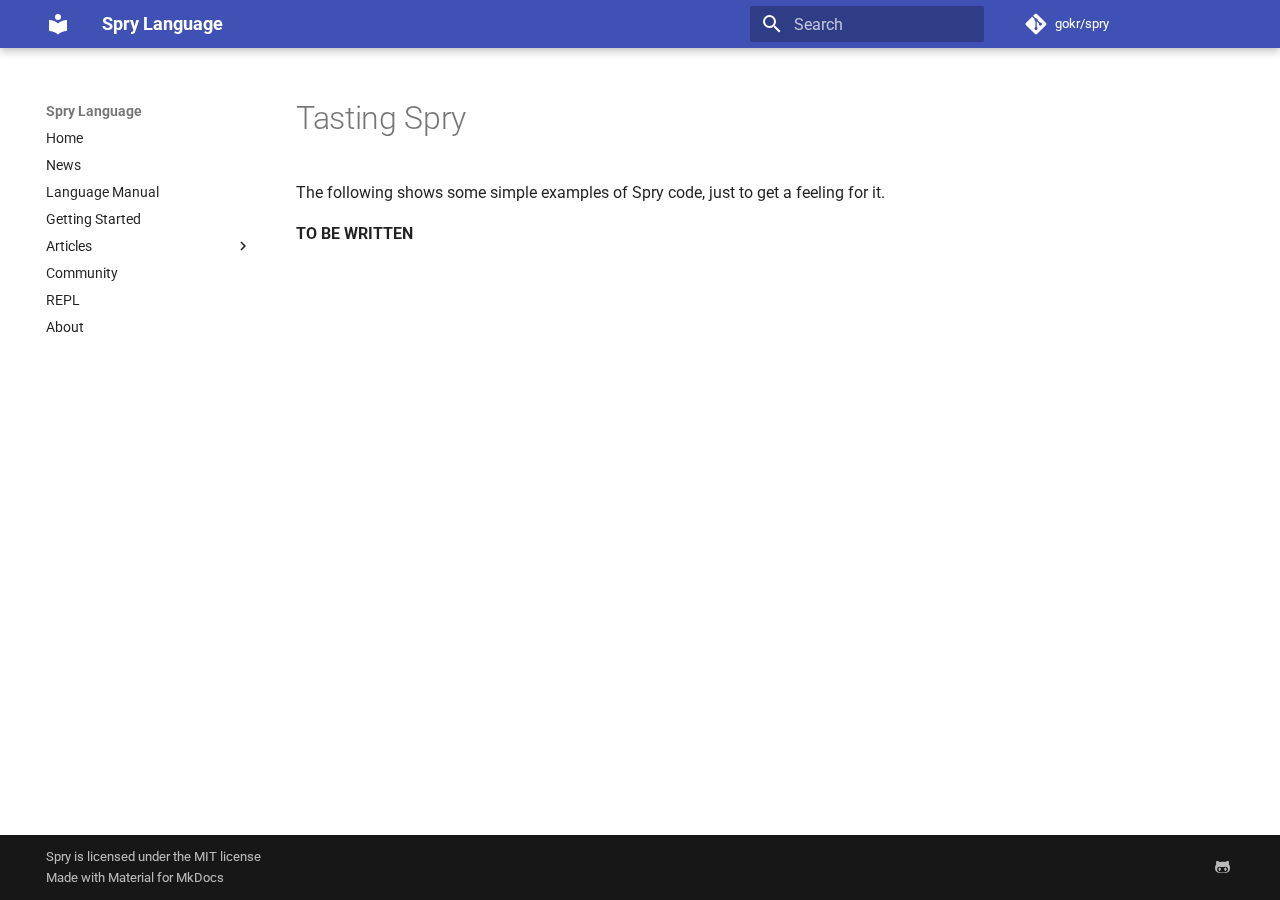
<file: docs/taste.html>
<!doctype html>
<html lang="en" class="no-js">
  <head>
    
      <meta charset="utf-8">
      <meta name="viewport" content="width=device-width,initial-scale=1">
      
        <meta name="description" content="The Spry Programming language homepage">
      
      
        <meta name="author" content="Göran Krampe">
      
      
        <link rel="canonical" href="http://sprylang.se/taste.html">
      
      
      
      <link rel="icon" href="assets/images/favicon.png">
      <meta name="generator" content="mkdocs-1.4.2, mkdocs-material-9.1.8">
    
    
      
        <title>Tasting Spry - Spry Language</title>
      
    
    
      <link rel="stylesheet" href="assets/stylesheets/main.ded33207.min.css">
      
        
        <link rel="stylesheet" href="assets/stylesheets/palette.a0c5b2b5.min.css">
      
      

    
    
    
      
        
        
        <link rel="preconnect" href="https://fonts.gstatic.com" crossorigin>
        <link rel="stylesheet" href="https://fonts.googleapis.com/css?family=Roboto:300,300i,400,400i,700,700i%7CRoboto+Mono:400,400i,700,700i&display=fallback">
        <style>:root{--md-text-font:"Roboto";--md-code-font:"Roboto Mono"}</style>
      
    
    
    <script>__md_scope=new URL(".",location),__md_hash=e=>[...e].reduce((e,_)=>(e<<5)-e+_.charCodeAt(0),0),__md_get=(e,_=localStorage,t=__md_scope)=>JSON.parse(_.getItem(t.pathname+"."+e)),__md_set=(e,_,t=localStorage,a=__md_scope)=>{try{t.setItem(a.pathname+"."+e,JSON.stringify(_))}catch(e){}}</script>
    
      

    
    
    
  </head>
  
  
    
    
    
    
    
    <body dir="ltr" data-md-color-scheme="default" data-md-color-primary="indigo" data-md-color-accent="indigo">
  
    
    
    <input class="md-toggle" data-md-toggle="drawer" type="checkbox" id="__drawer" autocomplete="off">
    <input class="md-toggle" data-md-toggle="search" type="checkbox" id="__search" autocomplete="off">
    <label class="md-overlay" for="__drawer"></label>
    <div data-md-component="skip">
      
        
        <a href="#tasting-spry" class="md-skip">
          Skip to content
        </a>
      
    </div>
    <div data-md-component="announce">
      
    </div>
    
    
      

  

<header class="md-header md-header--shadow" data-md-component="header">
  <nav class="md-header__inner md-grid" aria-label="Header">
    <a href="index.html" title="Spry Language" class="md-header__button md-logo" aria-label="Spry Language" data-md-component="logo">
      
  
  <svg xmlns="http://www.w3.org/2000/svg" viewBox="0 0 24 24"><path d="M12 8a3 3 0 0 0 3-3 3 3 0 0 0-3-3 3 3 0 0 0-3 3 3 3 0 0 0 3 3m0 3.54C9.64 9.35 6.5 8 3 8v11c3.5 0 6.64 1.35 9 3.54 2.36-2.19 5.5-3.54 9-3.54V8c-3.5 0-6.64 1.35-9 3.54Z"/></svg>

    </a>
    <label class="md-header__button md-icon" for="__drawer">
      <svg xmlns="http://www.w3.org/2000/svg" viewBox="0 0 24 24"><path d="M3 6h18v2H3V6m0 5h18v2H3v-2m0 5h18v2H3v-2Z"/></svg>
    </label>
    <div class="md-header__title" data-md-component="header-title">
      <div class="md-header__ellipsis">
        <div class="md-header__topic">
          <span class="md-ellipsis">
            Spry Language
          </span>
        </div>
        <div class="md-header__topic" data-md-component="header-topic">
          <span class="md-ellipsis">
            
              Tasting Spry
            
          </span>
        </div>
      </div>
    </div>
    
      
    
    
    
      <label class="md-header__button md-icon" for="__search">
        <svg xmlns="http://www.w3.org/2000/svg" viewBox="0 0 24 24"><path d="M9.5 3A6.5 6.5 0 0 1 16 9.5c0 1.61-.59 3.09-1.56 4.23l.27.27h.79l5 5-1.5 1.5-5-5v-.79l-.27-.27A6.516 6.516 0 0 1 9.5 16 6.5 6.5 0 0 1 3 9.5 6.5 6.5 0 0 1 9.5 3m0 2C7 5 5 7 5 9.5S7 14 9.5 14 14 12 14 9.5 12 5 9.5 5Z"/></svg>
      </label>
      <div class="md-search" data-md-component="search" role="dialog">
  <label class="md-search__overlay" for="__search"></label>
  <div class="md-search__inner" role="search">
    <form class="md-search__form" name="search">
      <input type="text" class="md-search__input" name="query" aria-label="Search" placeholder="Search" autocapitalize="off" autocorrect="off" autocomplete="off" spellcheck="false" data-md-component="search-query" required>
      <label class="md-search__icon md-icon" for="__search">
        <svg xmlns="http://www.w3.org/2000/svg" viewBox="0 0 24 24"><path d="M9.5 3A6.5 6.5 0 0 1 16 9.5c0 1.61-.59 3.09-1.56 4.23l.27.27h.79l5 5-1.5 1.5-5-5v-.79l-.27-.27A6.516 6.516 0 0 1 9.5 16 6.5 6.5 0 0 1 3 9.5 6.5 6.5 0 0 1 9.5 3m0 2C7 5 5 7 5 9.5S7 14 9.5 14 14 12 14 9.5 12 5 9.5 5Z"/></svg>
        <svg xmlns="http://www.w3.org/2000/svg" viewBox="0 0 24 24"><path d="M20 11v2H8l5.5 5.5-1.42 1.42L4.16 12l7.92-7.92L13.5 5.5 8 11h12Z"/></svg>
      </label>
      <nav class="md-search__options" aria-label="Search">
        
        <button type="reset" class="md-search__icon md-icon" title="Clear" aria-label="Clear" tabindex="-1">
          <svg xmlns="http://www.w3.org/2000/svg" viewBox="0 0 24 24"><path d="M19 6.41 17.59 5 12 10.59 6.41 5 5 6.41 10.59 12 5 17.59 6.41 19 12 13.41 17.59 19 19 17.59 13.41 12 19 6.41Z"/></svg>
        </button>
      </nav>
      
    </form>
    <div class="md-search__output">
      <div class="md-search__scrollwrap" data-md-scrollfix>
        <div class="md-search-result" data-md-component="search-result">
          <div class="md-search-result__meta">
            Initializing search
          </div>
          <ol class="md-search-result__list" role="presentation"></ol>
        </div>
      </div>
    </div>
  </div>
</div>
    
    
      <div class="md-header__source">
        <a href="https://github.com/gokr/spry" title="Go to repository" class="md-source" data-md-component="source">
  <div class="md-source__icon md-icon">
    
    <svg xmlns="http://www.w3.org/2000/svg" viewBox="0 0 448 512"><!--! Font Awesome Free 6.4.0 by @fontawesome - https://fontawesome.com License - https://fontawesome.com/license/free (Icons: CC BY 4.0, Fonts: SIL OFL 1.1, Code: MIT License) Copyright 2023 Fonticons, Inc.--><path d="M439.55 236.05 244 40.45a28.87 28.87 0 0 0-40.81 0l-40.66 40.63 51.52 51.52c27.06-9.14 52.68 16.77 43.39 43.68l49.66 49.66c34.23-11.8 61.18 31 35.47 56.69-26.49 26.49-70.21-2.87-56-37.34L240.22 199v121.85c25.3 12.54 22.26 41.85 9.08 55a34.34 34.34 0 0 1-48.55 0c-17.57-17.6-11.07-46.91 11.25-56v-123c-20.8-8.51-24.6-30.74-18.64-45L142.57 101 8.45 235.14a28.86 28.86 0 0 0 0 40.81l195.61 195.6a28.86 28.86 0 0 0 40.8 0l194.69-194.69a28.86 28.86 0 0 0 0-40.81z"/></svg>
  </div>
  <div class="md-source__repository">
    gokr/spry
  </div>
</a>
      </div>
    
  </nav>
  
</header>
    
    <div class="md-container" data-md-component="container">
      
      
        
          
        
      
      <main class="md-main" data-md-component="main">
        <div class="md-main__inner md-grid">
          
            
              
              <div class="md-sidebar md-sidebar--primary" data-md-component="sidebar" data-md-type="navigation" >
                <div class="md-sidebar__scrollwrap">
                  <div class="md-sidebar__inner">
                    


<nav class="md-nav md-nav--primary" aria-label="Navigation" data-md-level="0">
  <label class="md-nav__title" for="__drawer">
    <a href="index.html" title="Spry Language" class="md-nav__button md-logo" aria-label="Spry Language" data-md-component="logo">
      
  
  <svg xmlns="http://www.w3.org/2000/svg" viewBox="0 0 24 24"><path d="M12 8a3 3 0 0 0 3-3 3 3 0 0 0-3-3 3 3 0 0 0-3 3 3 3 0 0 0 3 3m0 3.54C9.64 9.35 6.5 8 3 8v11c3.5 0 6.64 1.35 9 3.54 2.36-2.19 5.5-3.54 9-3.54V8c-3.5 0-6.64 1.35-9 3.54Z"/></svg>

    </a>
    Spry Language
  </label>
  
    <div class="md-nav__source">
      <a href="https://github.com/gokr/spry" title="Go to repository" class="md-source" data-md-component="source">
  <div class="md-source__icon md-icon">
    
    <svg xmlns="http://www.w3.org/2000/svg" viewBox="0 0 448 512"><!--! Font Awesome Free 6.4.0 by @fontawesome - https://fontawesome.com License - https://fontawesome.com/license/free (Icons: CC BY 4.0, Fonts: SIL OFL 1.1, Code: MIT License) Copyright 2023 Fonticons, Inc.--><path d="M439.55 236.05 244 40.45a28.87 28.87 0 0 0-40.81 0l-40.66 40.63 51.52 51.52c27.06-9.14 52.68 16.77 43.39 43.68l49.66 49.66c34.23-11.8 61.18 31 35.47 56.69-26.49 26.49-70.21-2.87-56-37.34L240.22 199v121.85c25.3 12.54 22.26 41.85 9.08 55a34.34 34.34 0 0 1-48.55 0c-17.57-17.6-11.07-46.91 11.25-56v-123c-20.8-8.51-24.6-30.74-18.64-45L142.57 101 8.45 235.14a28.86 28.86 0 0 0 0 40.81l195.61 195.6a28.86 28.86 0 0 0 40.8 0l194.69-194.69a28.86 28.86 0 0 0 0-40.81z"/></svg>
  </div>
  <div class="md-source__repository">
    gokr/spry
  </div>
</a>
    </div>
  
  <ul class="md-nav__list" data-md-scrollfix>
    
      
      
      

  
  
  
    <li class="md-nav__item">
      <a href="index.html" class="md-nav__link">
        Home
      </a>
    </li>
  

    
      
      
      

  
  
  
    <li class="md-nav__item">
      <a href="news.html" class="md-nav__link">
        News
      </a>
    </li>
  

    
      
      
      

  
  
  
    <li class="md-nav__item">
      <a href="manual.html" class="md-nav__link">
        Language Manual
      </a>
    </li>
  

    
      
      
      

  
  
  
    <li class="md-nav__item">
      <a href="start.html" class="md-nav__link">
        Getting Started
      </a>
    </li>
  

    
      
      
      

  
  
  
    
    <li class="md-nav__item md-nav__item--nested">
      
      
      
      
      <input class="md-nav__toggle md-toggle " type="checkbox" id="__nav_5" >
      
      
      
        <label class="md-nav__link" for="__nav_5" id="__nav_5_label" tabindex="0">
          Articles
          <span class="md-nav__icon md-icon"></span>
        </label>
      
      <nav class="md-nav" data-md-level="1" aria-labelledby="__nav_5_label" aria-expanded="false">
        <label class="md-nav__title" for="__nav_5">
          <span class="md-nav__icon md-icon"></span>
          Articles
        </label>
        <ul class="md-nav__list" data-md-scrollfix>
          
            
              
  
  
  
    <li class="md-nav__item">
      <a href="spry-vs-smalltalk.html" class="md-nav__link">
        Spry vs Smalltalk
      </a>
    </li>
  

            
          
        </ul>
      </nav>
    </li>
  

    
      
      
      

  
  
  
    <li class="md-nav__item">
      <a href="community.html" class="md-nav__link">
        Community
      </a>
    </li>
  

    
      
      
      

  
  
  
    <li class="md-nav__item">
      <a href="repl.html" class="md-nav__link">
        REPL
      </a>
    </li>
  

    
      
      
      

  
  
  
    <li class="md-nav__item">
      <a href="about.html" class="md-nav__link">
        About
      </a>
    </li>
  

    
  </ul>
</nav>
                  </div>
                </div>
              </div>
            
            
              
              <div class="md-sidebar md-sidebar--secondary" data-md-component="sidebar" data-md-type="toc" >
                <div class="md-sidebar__scrollwrap">
                  <div class="md-sidebar__inner">
                    

<nav class="md-nav md-nav--secondary" aria-label="Table of contents">
  
  
  
    
  
  
</nav>
                  </div>
                </div>
              </div>
            
          
          
            <div class="md-content" data-md-component="content">
              <article class="md-content__inner md-typeset">
                
                  

  
  


<h1 id="tasting-spry">Tasting Spry<a class="headerlink" href="#tasting-spry" title="Permanent link">&para;</a></h1>
<p>The following shows some simple examples of Spry code, just to get a feeling for it.</p>
<p><strong>TO BE WRITTEN</strong></p>





                
              </article>
            </div>
          
          
        </div>
        
      </main>
      
        <footer class="md-footer">
  
  <div class="md-footer-meta md-typeset">
    <div class="md-footer-meta__inner md-grid">
      <div class="md-copyright">
  
    <div class="md-copyright__highlight">
      Spry is licensed under the <a href='https://github.com/gokr/spry/blob/master/LICENSE'>MIT license
    </div>
  
  
    Made with
    <a href="https://squidfunk.github.io/mkdocs-material/" target="_blank" rel="noopener">
      Material for MkDocs
    </a>
  
</div>
      
        <div class="md-social">
  
    
    
    
    
      
      
    
    <a href="https://github.com/gokr/spry" target="_blank" rel="noopener" title="github.com" class="md-social__link">
      <svg xmlns="http://www.w3.org/2000/svg" viewBox="0 0 480 512"><!--! Font Awesome Free 6.4.0 by @fontawesome - https://fontawesome.com License - https://fontawesome.com/license/free (Icons: CC BY 4.0, Fonts: SIL OFL 1.1, Code: MIT License) Copyright 2023 Fonticons, Inc.--><path d="M186.1 328.7c0 20.9-10.9 55.1-36.7 55.1s-36.7-34.2-36.7-55.1 10.9-55.1 36.7-55.1 36.7 34.2 36.7 55.1zM480 278.2c0 31.9-3.2 65.7-17.5 95-37.9 76.6-142.1 74.8-216.7 74.8-75.8 0-186.2 2.7-225.6-74.8-14.6-29-20.2-63.1-20.2-95 0-41.9 13.9-81.5 41.5-113.6-5.2-15.8-7.7-32.4-7.7-48.8 0-21.5 4.9-32.3 14.6-51.8 45.3 0 74.3 9 108.8 36 29-6.9 58.8-10 88.7-10 27 0 54.2 2.9 80.4 9.2 34-26.7 63-35.2 107.8-35.2 9.8 19.5 14.6 30.3 14.6 51.8 0 16.4-2.6 32.7-7.7 48.2 27.5 32.4 39 72.3 39 114.2zm-64.3 50.5c0-43.9-26.7-82.6-73.5-82.6-18.9 0-37 3.4-56 6-14.9 2.3-29.8 3.2-45.1 3.2-15.2 0-30.1-.9-45.1-3.2-18.7-2.6-37-6-56-6-46.8 0-73.5 38.7-73.5 82.6 0 87.8 80.4 101.3 150.4 101.3h48.2c70.3 0 150.6-13.4 150.6-101.3zm-82.6-55.1c-25.8 0-36.7 34.2-36.7 55.1s10.9 55.1 36.7 55.1 36.7-34.2 36.7-55.1-10.9-55.1-36.7-55.1z"/></svg>
    </a>
  
</div>
      
    </div>
  </div>
</footer>
      
    </div>
    <div class="md-dialog" data-md-component="dialog">
      <div class="md-dialog__inner md-typeset"></div>
    </div>
    
    <script id="__config" type="application/json">{"base": ".", "features": [], "search": "assets/javascripts/workers/search.208ed371.min.js", "translations": {"clipboard.copied": "Copied to clipboard", "clipboard.copy": "Copy to clipboard", "search.result.more.one": "1 more on this page", "search.result.more.other": "# more on this page", "search.result.none": "No matching documents", "search.result.one": "1 matching document", "search.result.other": "# matching documents", "search.result.placeholder": "Type to start searching", "search.result.term.missing": "Missing", "select.version": "Select version"}}</script>
    
    
      <script src="assets/javascripts/bundle.51198bba.min.js"></script>
      
    
  </body>
</html>
</file>
<file: docs/assets/stylesheets/main.ded33207.min.css>
@charset "UTF-8";html{-webkit-text-size-adjust:none;-moz-text-size-adjust:none;text-size-adjust:none;box-sizing:border-box}*,:after,:before{box-sizing:inherit}@media (prefers-reduced-motion){*,:after,:before{transition:none!important}}body{margin:0}a,button,input,label{-webkit-tap-highlight-color:transparent}a{color:inherit;text-decoration:none}hr{border:0;box-sizing:initial;display:block;height:.05rem;overflow:visible;padding:0}small{font-size:80%}sub,sup{line-height:1em}img{border-style:none}table{border-collapse:initial;border-spacing:0}td,th{font-weight:400;vertical-align:top}button{background:#0000;border:0;font-family:inherit;font-size:inherit;margin:0;padding:0}input{border:0;outline:none}:root{--md-primary-fg-color:#4051b5;--md-primary-fg-color--light:#5d6cc0;--md-primary-fg-color--dark:#303fa1;--md-primary-bg-color:#fff;--md-primary-bg-color--light:#ffffffb3;--md-accent-fg-color:#526cfe;--md-accent-fg-color--transparent:#526cfe1a;--md-accent-bg-color:#fff;--md-accent-bg-color--light:#ffffffb3}:root,[data-md-color-scheme=default]{--md-default-fg-color:#000000de;--md-default-fg-color--light:#0000008a;--md-default-fg-color--lighter:#00000052;--md-default-fg-color--lightest:#00000012;--md-default-bg-color:#fff;--md-default-bg-color--light:#ffffffb3;--md-default-bg-color--lighter:#ffffff4d;--md-default-bg-color--lightest:#ffffff1f;--md-code-fg-color:#36464e;--md-code-bg-color:#f5f5f5;--md-code-hl-color:#ffff0080;--md-code-hl-number-color:#d52a2a;--md-code-hl-special-color:#db1457;--md-code-hl-function-color:#a846b9;--md-code-hl-constant-color:#6e59d9;--md-code-hl-keyword-color:#3f6ec6;--md-code-hl-string-color:#1c7d4d;--md-code-hl-name-color:var(--md-code-fg-color);--md-code-hl-operator-color:var(--md-default-fg-color--light);--md-code-hl-punctuation-color:var(--md-default-fg-color--light);--md-code-hl-comment-color:var(--md-default-fg-color--light);--md-code-hl-generic-color:var(--md-default-fg-color--light);--md-code-hl-variable-color:var(--md-default-fg-color--light);--md-typeset-color:var(--md-default-fg-color);--md-typeset-a-color:var(--md-primary-fg-color);--md-typeset-mark-color:#ffff0080;--md-typeset-del-color:#f5503d26;--md-typeset-ins-color:#0bd57026;--md-typeset-kbd-color:#fafafa;--md-typeset-kbd-accent-color:#fff;--md-typeset-kbd-border-color:#b8b8b8;--md-typeset-table-color:#0000001f;--md-typeset-table-color--light:rgba(0,0,0,.035);--md-admonition-fg-color:var(--md-default-fg-color);--md-admonition-bg-color:var(--md-default-bg-color);--md-warning-fg-color:#000000de;--md-warning-bg-color:#ff9;--md-footer-fg-color:#fff;--md-footer-fg-color--light:#ffffffb3;--md-footer-fg-color--lighter:#ffffff73;--md-footer-bg-color:#000000de;--md-footer-bg-color--dark:#00000052;--md-shadow-z1:0 0.2rem 0.5rem #0000000d,0 0 0.05rem #0000001a;--md-shadow-z2:0 0.2rem 0.5rem #0000001a,0 0 0.05rem #00000040;--md-shadow-z3:0 0.2rem 0.5rem #0003,0 0 0.05rem #00000059}.md-icon svg{fill:currentcolor;display:block;height:1.2rem;width:1.2rem}body{-webkit-font-smoothing:antialiased;-moz-osx-font-smoothing:grayscale;--md-text-font-family:var(--md-text-font,_),-apple-system,BlinkMacSystemFont,Helvetica,Arial,sans-serif;--md-code-font-family:var(--md-code-font,_),SFMono-Regular,Consolas,Menlo,monospace}aside,body,input{font-feature-settings:"kern","liga";color:var(--md-typeset-color);font-family:var(--md-text-font-family)}code,kbd,pre{font-feature-settings:"kern";font-family:var(--md-code-font-family)}:root{--md-typeset-table-sort-icon:url('data:image/svg+xml;charset=utf-8,<svg xmlns="http://www.w3.org/2000/svg" viewBox="0 0 24 24"><path d="m18 21-4-4h3V7h-3l4-4 4 4h-3v10h3M2 19v-2h10v2M2 13v-2h7v2M2 7V5h4v2H2Z"/></svg>');--md-typeset-table-sort-icon--asc:url('data:image/svg+xml;charset=utf-8,<svg xmlns="http://www.w3.org/2000/svg" viewBox="0 0 24 24"><path d="M19 17h3l-4 4-4-4h3V3h2M2 17h10v2H2M6 5v2H2V5m0 6h7v2H2v-2Z"/></svg>');--md-typeset-table-sort-icon--desc:url('data:image/svg+xml;charset=utf-8,<svg xmlns="http://www.w3.org/2000/svg" viewBox="0 0 24 24"><path d="M19 7h3l-4-4-4 4h3v14h2M2 17h10v2H2M6 5v2H2V5m0 6h7v2H2v-2Z"/></svg>')}.md-typeset{-webkit-print-color-adjust:exact;color-adjust:exact;font-size:.8rem;line-height:1.6}@media print{.md-typeset{font-size:.68rem}}.md-typeset blockquote,.md-typeset dl,.md-typeset figure,.md-typeset ol,.md-typeset pre,.md-typeset ul{margin-bottom:1em;margin-top:1em}.md-typeset h1{color:var(--md-default-fg-color--light);font-size:2em;line-height:1.3;margin:0 0 1.25em}.md-typeset h1,.md-typeset h2{font-weight:300;letter-spacing:-.01em}.md-typeset h2{font-size:1.5625em;line-height:1.4;margin:1.6em 0 .64em}.md-typeset h3{font-size:1.25em;font-weight:400;letter-spacing:-.01em;line-height:1.5;margin:1.6em 0 .8em}.md-typeset h2+h3{margin-top:.8em}.md-typeset h4{font-weight:700;letter-spacing:-.01em;margin:1em 0}.md-typeset h5,.md-typeset h6{color:var(--md-default-fg-color--light);font-size:.8em;font-weight:700;letter-spacing:-.01em;margin:1.25em 0}.md-typeset h5{text-transform:uppercase}.md-typeset hr{border-bottom:.05rem solid var(--md-default-fg-color--lightest);display:flow-root;margin:1.5em 0}.md-typeset a{color:var(--md-typeset-a-color);word-break:break-word}.md-typeset a,.md-typeset a:before{transition:color 125ms}.md-typeset a:focus,.md-typeset a:hover{color:var(--md-accent-fg-color)}.md-typeset a:focus code,.md-typeset a:hover code{background-color:var(--md-accent-fg-color--transparent)}.md-typeset a code{color:currentcolor;transition:background-color 125ms}.md-typeset a.focus-visible{outline-color:var(--md-accent-fg-color);outline-offset:.2rem}.md-typeset code,.md-typeset kbd,.md-typeset pre{color:var(--md-code-fg-color);direction:ltr;font-variant-ligatures:none}@media print{.md-typeset code,.md-typeset kbd,.md-typeset pre{white-space:pre-wrap}}.md-typeset code{background-color:var(--md-code-bg-color);border-radius:.1rem;-webkit-box-decoration-break:clone;box-decoration-break:clone;font-size:.85em;padding:0 .2941176471em;word-break:break-word}.md-typeset code:not(.focus-visible){-webkit-tap-highlight-color:transparent;outline:none}.md-typeset pre{display:flow-root;line-height:1.4;position:relative}.md-typeset pre>code{-webkit-box-decoration-break:slice;box-decoration-break:slice;box-shadow:none;display:block;margin:0;outline-color:var(--md-accent-fg-color);overflow:auto;padding:.7720588235em 1.1764705882em;scrollbar-color:var(--md-default-fg-color--lighter) #0000;scrollbar-width:thin;touch-action:auto;word-break:normal}.md-typeset pre>code:hover{scrollbar-color:var(--md-accent-fg-color) #0000}.md-typeset pre>code::-webkit-scrollbar{height:.2rem;width:.2rem}.md-typeset pre>code::-webkit-scrollbar-thumb{background-color:var(--md-default-fg-color--lighter)}.md-typeset pre>code::-webkit-scrollbar-thumb:hover{background-color:var(--md-accent-fg-color)}.md-typeset kbd{background-color:var(--md-typeset-kbd-color);border-radius:.1rem;box-shadow:0 .1rem 0 .05rem var(--md-typeset-kbd-border-color),0 .1rem 0 var(--md-typeset-kbd-border-color),0 -.1rem .2rem var(--md-typeset-kbd-accent-color) inset;color:var(--md-default-fg-color);display:inline-block;font-size:.75em;padding:0 .6666666667em;vertical-align:text-top;word-break:break-word}.md-typeset mark{background-color:var(--md-typeset-mark-color);-webkit-box-decoration-break:clone;box-decoration-break:clone;color:inherit;word-break:break-word}.md-typeset abbr{border-bottom:.05rem dotted var(--md-default-fg-color--light);cursor:help;text-decoration:none}@media (hover:none){.md-typeset abbr[title]:focus:after,.md-typeset abbr[title]:hover:after{background-color:var(--md-default-fg-color);border-radius:.1rem;box-shadow:var(--md-shadow-z3);color:var(--md-default-bg-color);content:attr(title);font-size:.7rem;left:.8rem;margin-top:2em;padding:.2rem .3rem;position:absolute;right:.8rem}}.md-typeset small{opacity:.75}[dir=ltr] .md-typeset sub,[dir=ltr] .md-typeset sup{margin-left:.078125em}[dir=rtl] .md-typeset sub,[dir=rtl] .md-typeset sup{margin-right:.078125em}[dir=ltr] .md-typeset blockquote{padding-left:.6rem}[dir=rtl] .md-typeset blockquote{padding-right:.6rem}[dir=ltr] .md-typeset blockquote{border-left:.2rem solid var(--md-default-fg-color--lighter)}[dir=rtl] .md-typeset blockquote{border-right:.2rem solid var(--md-default-fg-color--lighter)}.md-typeset blockquote{color:var(--md-default-fg-color--light);margin-left:0;margin-right:0}.md-typeset ul{list-style-type:disc}[dir=ltr] .md-typeset ol,[dir=ltr] .md-typeset ul{margin-left:.625em}[dir=rtl] .md-typeset ol,[dir=rtl] .md-typeset ul{margin-right:.625em}.md-typeset ol,.md-typeset ul{padding:0}.md-typeset ol:not([hidden]),.md-typeset ul:not([hidden]){display:flow-root}.md-typeset ol ol,.md-typeset ul ol{list-style-type:lower-alpha}.md-typeset ol ol ol,.md-typeset ul ol ol{list-style-type:lower-roman}[dir=ltr] .md-typeset ol li,[dir=ltr] .md-typeset ul li{margin-left:1.25em}[dir=rtl] .md-typeset ol li,[dir=rtl] .md-typeset ul li{margin-right:1.25em}.md-typeset ol li,.md-typeset ul li{margin-bottom:.5em}.md-typeset ol li blockquote,.md-typeset ol li p,.md-typeset ul li blockquote,.md-typeset ul li p{margin:.5em 0}.md-typeset ol li:last-child,.md-typeset ul li:last-child{margin-bottom:0}[dir=ltr] .md-typeset ol li ol,[dir=ltr] .md-typeset ol li ul,[dir=ltr] .md-typeset ul li ol,[dir=ltr] .md-typeset ul li ul{margin-left:.625em}[dir=rtl] .md-typeset ol li ol,[dir=rtl] .md-typeset ol li ul,[dir=rtl] .md-typeset ul li ol,[dir=rtl] .md-typeset ul li ul{margin-right:.625em}.md-typeset ol li ol,.md-typeset ol li ul,.md-typeset ul li ol,.md-typeset ul li ul{margin-bottom:.5em;margin-top:.5em}[dir=ltr] .md-typeset dd{margin-left:1.875em}[dir=rtl] .md-typeset dd{margin-right:1.875em}.md-typeset dd{margin-bottom:1.5em;margin-top:1em}.md-typeset img,.md-typeset svg,.md-typeset video{height:auto;max-width:100%}.md-typeset img[align=left]{margin:1em 1em 1em 0}.md-typeset img[align=right]{margin:1em 0 1em 1em}.md-typeset img[align]:only-child{margin-top:0}.md-typeset img[src$="#gh-dark-mode-only"],.md-typeset img[src$="#only-dark"]{display:none}.md-typeset figure{display:flow-root;margin:1em auto;max-width:100%;text-align:center;width:-webkit-fit-content;width:-moz-fit-content;width:fit-content}.md-typeset figure img{display:block}.md-typeset figcaption{font-style:italic;margin:1em auto;max-width:24rem}.md-typeset iframe{max-width:100%}.md-typeset table:not([class]){background-color:var(--md-default-bg-color);border:.05rem solid var(--md-typeset-table-color);border-radius:.1rem;display:inline-block;font-size:.64rem;max-width:100%;overflow:auto;touch-action:auto}@media print{.md-typeset table:not([class]){display:table}}.md-typeset table:not([class])+*{margin-top:1.5em}.md-typeset table:not([class]) td>:first-child,.md-typeset table:not([class]) th>:first-child{margin-top:0}.md-typeset table:not([class]) td>:last-child,.md-typeset table:not([class]) th>:last-child{margin-bottom:0}.md-typeset table:not([class]) td:not([align]),.md-typeset table:not([class]) th:not([align]){text-align:left}[dir=rtl] .md-typeset table:not([class]) td:not([align]),[dir=rtl] .md-typeset table:not([class]) th:not([align]){text-align:right}.md-typeset table:not([class]) th{font-weight:700;min-width:5rem;padding:.9375em 1.25em;vertical-align:top}.md-typeset table:not([class]) td{border-top:.05rem solid var(--md-typeset-table-color);padding:.9375em 1.25em;vertical-align:top}.md-typeset table:not([class]) tbody tr{transition:background-color 125ms}.md-typeset table:not([class]) tbody tr:hover{background-color:var(--md-typeset-table-color--light);box-shadow:0 .05rem 0 var(--md-default-bg-color) inset}.md-typeset table:not([class]) a{word-break:normal}.md-typeset table th[role=columnheader]{cursor:pointer}[dir=ltr] .md-typeset table th[role=columnheader]:after{margin-left:.5em}[dir=rtl] .md-typeset table th[role=columnheader]:after{margin-right:.5em}.md-typeset table th[role=columnheader]:after{content:"";display:inline-block;height:1.2em;-webkit-mask-image:var(--md-typeset-table-sort-icon);mask-image:var(--md-typeset-table-sort-icon);-webkit-mask-repeat:no-repeat;mask-repeat:no-repeat;-webkit-mask-size:contain;mask-size:contain;transition:background-color 125ms;vertical-align:text-bottom;width:1.2em}.md-typeset table th[role=columnheader]:hover:after{background-color:var(--md-default-fg-color--lighter)}.md-typeset table th[role=columnheader][aria-sort=ascending]:after{background-color:var(--md-default-fg-color--light);-webkit-mask-image:var(--md-typeset-table-sort-icon--asc);mask-image:var(--md-typeset-table-sort-icon--asc)}.md-typeset table th[role=columnheader][aria-sort=descending]:after{background-color:var(--md-default-fg-color--light);-webkit-mask-image:var(--md-typeset-table-sort-icon--desc);mask-image:var(--md-typeset-table-sort-icon--desc)}.md-typeset__scrollwrap{margin:1em -.8rem;overflow-x:auto;touch-action:auto}.md-typeset__table{display:inline-block;margin-bottom:.5em;padding:0 .8rem}@media print{.md-typeset__table{display:block}}html .md-typeset__table table{display:table;margin:0;overflow:hidden;width:100%}@media screen and (max-width:44.9375em){.md-content__inner>pre{margin:1em -.8rem}.md-content__inner>pre code{border-radius:0}}.md-banner{background-color:var(--md-footer-bg-color);color:var(--md-footer-fg-color);overflow:auto}@media print{.md-banner{display:none}}.md-banner--warning{background-color:var(--md-warning-bg-color);color:var(--md-warning-fg-color)}.md-banner__inner{font-size:.7rem;margin:.6rem auto;padding:0 .8rem}[dir=ltr] .md-banner__button{float:right}[dir=rtl] .md-banner__button{float:left}.md-banner__button{color:inherit;cursor:pointer;transition:opacity .25s}.md-banner__button:hover{opacity:.7}html{font-size:125%;height:100%;overflow-x:hidden}@media screen and (min-width:100em){html{font-size:137.5%}}@media screen and (min-width:125em){html{font-size:150%}}body{background-color:var(--md-default-bg-color);display:flex;flex-direction:column;font-size:.5rem;min-height:100%;position:relative;width:100%}@media print{body{display:block}}@media screen and (max-width:59.9375em){body[data-md-scrolllock]{position:fixed}}.md-grid{margin-left:auto;margin-right:auto;max-width:61rem}.md-container{display:flex;flex-direction:column;flex-grow:1}@media print{.md-container{display:block}}.md-main{flex-grow:1}.md-main__inner{display:flex;height:100%;margin-top:1.5rem}.md-ellipsis{overflow:hidden;text-overflow:ellipsis}.md-toggle{display:none}.md-option{height:0;opacity:0;position:absolute;width:0}.md-option:checked+label:not([hidden]){display:block}.md-option.focus-visible+label{outline-color:var(--md-accent-fg-color);outline-style:auto}.md-skip{background-color:var(--md-default-fg-color);border-radius:.1rem;color:var(--md-default-bg-color);font-size:.64rem;margin:.5rem;opacity:0;outline-color:var(--md-accent-fg-color);padding:.3rem .5rem;position:fixed;transform:translateY(.4rem);z-index:-1}.md-skip:focus{opacity:1;transform:translateY(0);transition:transform .25s cubic-bezier(.4,0,.2,1),opacity 175ms 75ms;z-index:10}@page{margin:25mm}:root{--md-clipboard-icon:url('data:image/svg+xml;charset=utf-8,<svg xmlns="http://www.w3.org/2000/svg" viewBox="0 0 24 24"><path d="M19 21H8V7h11m0-2H8a2 2 0 0 0-2 2v14a2 2 0 0 0 2 2h11a2 2 0 0 0 2-2V7a2 2 0 0 0-2-2m-3-4H4a2 2 0 0 0-2 2v14h2V3h12V1Z"/></svg>')}.md-clipboard{border-radius:.1rem;color:var(--md-default-fg-color--lightest);cursor:pointer;height:1.5em;outline-color:var(--md-accent-fg-color);outline-offset:.1rem;position:absolute;right:.5em;top:.5em;transition:color .25s;width:1.5em;z-index:1}@media print{.md-clipboard{display:none}}.md-clipboard:not(.focus-visible){-webkit-tap-highlight-color:transparent;outline:none}:hover>.md-clipboard{color:var(--md-default-fg-color--light)}.md-clipboard:focus,.md-clipboard:hover{color:var(--md-accent-fg-color)}.md-clipboard:after{background-color:currentcolor;content:"";display:block;height:1.125em;margin:0 auto;-webkit-mask-image:var(--md-clipboard-icon);mask-image:var(--md-clipboard-icon);-webkit-mask-position:center;mask-position:center;-webkit-mask-repeat:no-repeat;mask-repeat:no-repeat;-webkit-mask-size:contain;mask-size:contain;width:1.125em}.md-clipboard--inline{cursor:pointer}.md-clipboard--inline code{transition:color .25s,background-color .25s}.md-clipboard--inline:focus code,.md-clipboard--inline:hover code{background-color:var(--md-accent-fg-color--transparent);color:var(--md-accent-fg-color)}@keyframes consent{0%{opacity:0;transform:translateY(100%)}to{opacity:1;transform:translateY(0)}}@keyframes overlay{0%{opacity:0}to{opacity:1}}.md-consent__overlay{animation:overlay .25s both;-webkit-backdrop-filter:blur(.1rem);backdrop-filter:blur(.1rem);background-color:#0000008a;height:100%;opacity:1;position:fixed;top:0;width:100%;z-index:5}.md-consent__inner{animation:consent .5s cubic-bezier(.1,.7,.1,1) both;background-color:var(--md-default-bg-color);border:0;border-radius:.1rem;bottom:0;box-shadow:0 0 .2rem #0000001a,0 .2rem .4rem #0003;max-height:100%;overflow:auto;padding:0;position:fixed;width:100%;z-index:5}.md-consent__form{padding:.8rem}.md-consent__settings{display:none;margin:1em 0}input:checked+.md-consent__settings{display:block}.md-consent__controls{margin-bottom:.8rem}.md-typeset .md-consent__controls .md-button{display:inline}@media screen and (max-width:44.9375em){.md-typeset .md-consent__controls .md-button{display:block;margin-top:.4rem;text-align:center;width:100%}}.md-consent label{cursor:pointer}.md-content{flex-grow:1;min-width:0}.md-content__inner{margin:0 .8rem 1.2rem;padding-top:.6rem}@media screen and (min-width:76.25em){[dir=ltr] .md-sidebar--primary:not([hidden])~.md-content>.md-content__inner{margin-left:1.2rem}[dir=ltr] .md-sidebar--secondary:not([hidden])~.md-content>.md-content__inner,[dir=rtl] .md-sidebar--primary:not([hidden])~.md-content>.md-content__inner{margin-right:1.2rem}[dir=rtl] .md-sidebar--secondary:not([hidden])~.md-content>.md-content__inner{margin-left:1.2rem}}.md-content__inner:before{content:"";display:block;height:.4rem}.md-content__inner>:last-child{margin-bottom:0}[dir=ltr] .md-content__button{float:right}[dir=rtl] .md-content__button{float:left}[dir=ltr] .md-content__button{margin-left:.4rem}[dir=rtl] .md-content__button{margin-right:.4rem}.md-content__button{margin:.4rem 0;padding:0}@media print{.md-content__button{display:none}}.md-typeset .md-content__button{color:var(--md-default-fg-color--lighter)}.md-content__button svg{display:inline;vertical-align:top}[dir=rtl] .md-content__button svg{transform:scaleX(-1)}[dir=ltr] .md-dialog{right:.8rem}[dir=rtl] .md-dialog{left:.8rem}.md-dialog{background-color:var(--md-default-fg-color);border-radius:.1rem;bottom:.8rem;box-shadow:var(--md-shadow-z3);min-width:11.1rem;opacity:0;padding:.4rem .6rem;pointer-events:none;position:fixed;transform:translateY(100%);transition:transform 0ms .4s,opacity .4s;z-index:4}@media print{.md-dialog{display:none}}.md-dialog--active{opacity:1;pointer-events:auto;transform:translateY(0);transition:transform .4s cubic-bezier(.075,.85,.175,1),opacity .4s}.md-dialog__inner{color:var(--md-default-bg-color);font-size:.7rem}.md-feedback{margin:2em 0 1em;text-align:center}.md-feedback fieldset{border:none;margin:0;padding:0}.md-feedback__title{font-weight:700;margin:1em auto}.md-feedback__inner{position:relative}.md-feedback__list{align-content:baseline;display:flex;flex-wrap:wrap;justify-content:center;position:relative}.md-feedback__list:hover .md-icon:not(:disabled){color:var(--md-default-fg-color--lighter)}:disabled .md-feedback__list{min-height:1.8rem}.md-feedback__icon{color:var(--md-default-fg-color--light);cursor:pointer;flex-shrink:0;margin:0 .1rem;transition:color 125ms}.md-feedback__icon:not(:disabled).md-icon:hover{color:var(--md-accent-fg-color)}.md-feedback__icon:disabled{color:var(--md-default-fg-color--lightest);pointer-events:none}.md-feedback__note{opacity:0;position:relative;transform:translateY(.4rem);transition:transform .4s cubic-bezier(.1,.7,.1,1),opacity .15s}.md-feedback__note>*{margin:0 auto;max-width:16rem}:disabled .md-feedback__note{opacity:1;transform:translateY(0)}.md-footer{background-color:var(--md-footer-bg-color);color:var(--md-footer-fg-color)}@media print{.md-footer{display:none}}.md-footer__inner{justify-content:space-between;overflow:auto;padding:.2rem}.md-footer__inner:not([hidden]){display:flex}.md-footer__link{align-items:end;display:flex;flex-grow:0.01;margin-bottom:.4rem;margin-top:1rem;max-width:100%;outline-color:var(--md-accent-fg-color);overflow:hidden;transition:opacity .25s}.md-footer__link:focus,.md-footer__link:hover{opacity:.7}[dir=rtl] .md-footer__link svg{transform:scaleX(-1)}@media screen and (max-width:44.9375em){.md-footer__link--prev{flex-shrink:0}.md-footer__link--prev .md-footer__title{display:none}}[dir=ltr] .md-footer__link--next{margin-left:auto}[dir=rtl] .md-footer__link--next{margin-right:auto}.md-footer__link--next{text-align:right}[dir=rtl] .md-footer__link--next{text-align:left}.md-footer__title{flex-grow:1;font-size:.9rem;margin-bottom:.7rem;max-width:calc(100% - 2.4rem);padding:0 1rem;white-space:nowrap}.md-footer__button{margin:.2rem;padding:.4rem}.md-footer__direction{font-size:.64rem;opacity:.7}.md-footer-meta{background-color:var(--md-footer-bg-color--dark)}.md-footer-meta__inner{display:flex;flex-wrap:wrap;justify-content:space-between;padding:.2rem}html .md-footer-meta.md-typeset a{color:var(--md-footer-fg-color--light)}html .md-footer-meta.md-typeset a:focus,html .md-footer-meta.md-typeset a:hover{color:var(--md-footer-fg-color)}.md-copyright{color:var(--md-footer-fg-color--lighter);font-size:.64rem;margin:auto .6rem;padding:.4rem 0;width:100%}@media screen and (min-width:45em){.md-copyright{width:auto}}.md-copyright__highlight{color:var(--md-footer-fg-color--light)}.md-social{margin:0 .4rem;padding:.2rem 0 .6rem}@media screen and (min-width:45em){.md-social{padding:.6rem 0}}.md-social__link{display:inline-block;height:1.6rem;text-align:center;width:1.6rem}.md-social__link:before{line-height:1.9}.md-social__link svg{fill:currentcolor;max-height:.8rem;vertical-align:-25%}.md-typeset .md-button{border:.1rem solid;border-radius:.1rem;color:var(--md-primary-fg-color);cursor:pointer;display:inline-block;font-weight:700;padding:.625em 2em;transition:color 125ms,background-color 125ms,border-color 125ms}.md-typeset .md-button--primary{background-color:var(--md-primary-fg-color);border-color:var(--md-primary-fg-color);color:var(--md-primary-bg-color)}.md-typeset .md-button:focus,.md-typeset .md-button:hover{background-color:var(--md-accent-fg-color);border-color:var(--md-accent-fg-color);color:var(--md-accent-bg-color)}[dir=ltr] .md-typeset .md-input{border-top-left-radius:.1rem}[dir=ltr] .md-typeset .md-input,[dir=rtl] .md-typeset .md-input{border-top-right-radius:.1rem}[dir=rtl] .md-typeset .md-input{border-top-left-radius:.1rem}.md-typeset .md-input{border-bottom:.1rem solid var(--md-default-fg-color--lighter);box-shadow:var(--md-shadow-z1);font-size:.8rem;height:1.8rem;padding:0 .6rem;transition:border .25s,box-shadow .25s}.md-typeset .md-input:focus,.md-typeset .md-input:hover{border-bottom-color:var(--md-accent-fg-color);box-shadow:var(--md-shadow-z2)}.md-typeset .md-input--stretch{width:100%}.md-header{background-color:var(--md-primary-fg-color);box-shadow:0 0 .2rem #0000,0 .2rem .4rem #0000;color:var(--md-primary-bg-color);display:block;left:0;position:sticky;right:0;top:0;z-index:4}@media print{.md-header{display:none}}.md-header[hidden]{transform:translateY(-100%);transition:transform .25s cubic-bezier(.8,0,.6,1),box-shadow .25s}.md-header--shadow{box-shadow:0 0 .2rem #0000001a,0 .2rem .4rem #0003;transition:transform .25s cubic-bezier(.1,.7,.1,1),box-shadow .25s}.md-header__inner{align-items:center;display:flex;padding:0 .2rem}.md-header__button{color:currentcolor;cursor:pointer;margin:.2rem;outline-color:var(--md-accent-fg-color);padding:.4rem;position:relative;transition:opacity .25s;vertical-align:middle;z-index:1}.md-header__button:hover{opacity:.7}.md-header__button:not([hidden]){display:inline-block}.md-header__button:not(.focus-visible){-webkit-tap-highlight-color:transparent;outline:none}.md-header__button.md-logo{margin:.2rem;padding:.4rem}@media screen and (max-width:76.1875em){.md-header__button.md-logo{display:none}}.md-header__button.md-logo img,.md-header__button.md-logo svg{fill:currentcolor;display:block;height:1.2rem;width:auto}@media screen and (min-width:60em){.md-header__button[for=__search]{display:none}}.no-js .md-header__button[for=__search]{display:none}[dir=rtl] .md-header__button[for=__search] svg{transform:scaleX(-1)}@media screen and (min-width:76.25em){.md-header__button[for=__drawer]{display:none}}.md-header__topic{display:flex;max-width:100%;position:absolute;transition:transform .4s cubic-bezier(.1,.7,.1,1),opacity .15s;white-space:nowrap}.md-header__topic+.md-header__topic{opacity:0;pointer-events:none;transform:translateX(1.25rem);transition:transform .4s cubic-bezier(1,.7,.1,.1),opacity .15s;z-index:-1}[dir=rtl] .md-header__topic+.md-header__topic{transform:translateX(-1.25rem)}.md-header__topic:first-child{font-weight:700}[dir=ltr] .md-header__title{margin-left:1rem}[dir=rtl] .md-header__title{margin-right:1rem}[dir=ltr] .md-header__title{margin-right:.4rem}[dir=rtl] .md-header__title{margin-left:.4rem}.md-header__title{flex-grow:1;font-size:.9rem;height:2.4rem;line-height:2.4rem}.md-header__title--active .md-header__topic{opacity:0;pointer-events:none;transform:translateX(-1.25rem);transition:transform .4s cubic-bezier(1,.7,.1,.1),opacity .15s;z-index:-1}[dir=rtl] .md-header__title--active .md-header__topic{transform:translateX(1.25rem)}.md-header__title--active .md-header__topic+.md-header__topic{opacity:1;pointer-events:auto;transform:translateX(0);transition:transform .4s cubic-bezier(.1,.7,.1,1),opacity .15s;z-index:0}.md-header__title>.md-header__ellipsis{height:100%;position:relative;width:100%}.md-header__option{display:flex;flex-shrink:0;max-width:100%;transition:max-width 0ms .25s,opacity .25s .25s;white-space:nowrap}[data-md-toggle=search]:checked~.md-header .md-header__option{max-width:0;opacity:0;transition:max-width 0ms,opacity 0ms}.md-header__source{display:none}@media screen and (min-width:60em){[dir=ltr] .md-header__source{margin-left:1rem}[dir=rtl] .md-header__source{margin-right:1rem}.md-header__source{display:block;max-width:11.7rem;width:11.7rem}}@media screen and (min-width:76.25em){[dir=ltr] .md-header__source{margin-left:1.4rem}[dir=rtl] .md-header__source{margin-right:1.4rem}}:root{--md-nav-icon--prev:url('data:image/svg+xml;charset=utf-8,<svg xmlns="http://www.w3.org/2000/svg" viewBox="0 0 24 24"><path d="M20 11v2H8l5.5 5.5-1.42 1.42L4.16 12l7.92-7.92L13.5 5.5 8 11h12Z"/></svg>');--md-nav-icon--next:url('data:image/svg+xml;charset=utf-8,<svg xmlns="http://www.w3.org/2000/svg" viewBox="0 0 24 24"><path d="M8.59 16.58 13.17 12 8.59 7.41 10 6l6 6-6 6-1.41-1.42Z"/></svg>');--md-toc-icon:url('data:image/svg+xml;charset=utf-8,<svg xmlns="http://www.w3.org/2000/svg" viewBox="0 0 24 24"><path d="M3 9h14V7H3v2m0 4h14v-2H3v2m0 4h14v-2H3v2m16 0h2v-2h-2v2m0-10v2h2V7h-2m0 6h2v-2h-2v2Z"/></svg>')}.md-nav{font-size:.7rem;line-height:1.3}.md-nav__title{color:var(--md-default-fg-color--light);display:block;font-weight:700;overflow:hidden;padding:0 .6rem;text-overflow:ellipsis}.md-nav__title .md-nav__button{display:none}.md-nav__title .md-nav__button img{height:100%;width:auto}.md-nav__title .md-nav__button.md-logo img,.md-nav__title .md-nav__button.md-logo svg{fill:currentcolor;display:block;height:2.4rem;max-width:100%;object-fit:contain;width:auto}.md-nav__list{list-style:none;margin:0;padding:0}.md-nav__item{padding:0 .6rem}[dir=ltr] .md-nav__item .md-nav__item{padding-right:0}[dir=rtl] .md-nav__item .md-nav__item{padding-left:0}.md-nav__link{align-items:center;cursor:pointer;display:flex;justify-content:space-between;margin-top:.625em;overflow:hidden;scroll-snap-align:start;text-overflow:ellipsis;transition:color 125ms}.md-nav__link--passed{color:var(--md-default-fg-color--light)}.md-nav__item .md-nav__link--active{color:var(--md-typeset-a-color)}.md-nav__item .md-nav__link--index [href]{width:100%}.md-nav__link:focus,.md-nav__link:hover{color:var(--md-accent-fg-color)}.md-nav__link.focus-visible{outline-color:var(--md-accent-fg-color);outline-offset:.2rem}.md-nav--primary .md-nav__link[for=__toc]{display:none}.md-nav--primary .md-nav__link[for=__toc] .md-icon:after{background-color:currentcolor;display:block;height:100%;-webkit-mask-image:var(--md-toc-icon);mask-image:var(--md-toc-icon);width:100%}.md-nav--primary .md-nav__link[for=__toc]~.md-nav{display:none}.md-nav__link>*{cursor:pointer;display:flex}.md-nav__icon{flex-shrink:0}.md-nav__source{display:none}@media screen and (max-width:76.1875em){.md-nav--primary,.md-nav--primary .md-nav{background-color:var(--md-default-bg-color);display:flex;flex-direction:column;height:100%;left:0;position:absolute;right:0;top:0;z-index:1}.md-nav--primary .md-nav__item,.md-nav--primary .md-nav__title{font-size:.8rem;line-height:1.5}.md-nav--primary .md-nav__title{background-color:var(--md-default-fg-color--lightest);color:var(--md-default-fg-color--light);cursor:pointer;height:5.6rem;line-height:2.4rem;padding:3rem .8rem .2rem;position:relative;white-space:nowrap}[dir=ltr] .md-nav--primary .md-nav__title .md-nav__icon{left:.4rem}[dir=rtl] .md-nav--primary .md-nav__title .md-nav__icon{right:.4rem}.md-nav--primary .md-nav__title .md-nav__icon{display:block;height:1.2rem;margin:.2rem;position:absolute;top:.4rem;width:1.2rem}.md-nav--primary .md-nav__title .md-nav__icon:after{background-color:currentcolor;content:"";display:block;height:100%;-webkit-mask-image:var(--md-nav-icon--prev);mask-image:var(--md-nav-icon--prev);-webkit-mask-position:center;mask-position:center;-webkit-mask-repeat:no-repeat;mask-repeat:no-repeat;-webkit-mask-size:contain;mask-size:contain;width:100%}.md-nav--primary .md-nav__title~.md-nav__list{background-color:var(--md-default-bg-color);box-shadow:0 .05rem 0 var(--md-default-fg-color--lightest) inset;overflow-y:auto;scroll-snap-type:y mandatory;touch-action:pan-y}.md-nav--primary .md-nav__title~.md-nav__list>:first-child{border-top:0}.md-nav--primary .md-nav__title[for=__drawer]{background-color:var(--md-primary-fg-color);color:var(--md-primary-bg-color);font-weight:700}.md-nav--primary .md-nav__title .md-logo{display:block;left:.2rem;margin:.2rem;padding:.4rem;position:absolute;right:.2rem;top:.2rem}.md-nav--primary .md-nav__list{flex:1}.md-nav--primary .md-nav__item{border-top:.05rem solid var(--md-default-fg-color--lightest);padding:0}.md-nav--primary .md-nav__item--active>.md-nav__link{color:var(--md-typeset-a-color)}.md-nav--primary .md-nav__item--active>.md-nav__link:focus,.md-nav--primary .md-nav__item--active>.md-nav__link:hover{color:var(--md-accent-fg-color)}.md-nav--primary .md-nav__link{margin-top:0;padding:.6rem .8rem}[dir=ltr] .md-nav--primary .md-nav__link .md-nav__icon{margin-right:-.2rem}[dir=rtl] .md-nav--primary .md-nav__link .md-nav__icon{margin-left:-.2rem}.md-nav--primary .md-nav__link .md-nav__icon{font-size:1.2rem;height:1.2rem;width:1.2rem}.md-nav--primary .md-nav__link .md-nav__icon:after{background-color:currentcolor;content:"";display:block;height:100%;-webkit-mask-image:var(--md-nav-icon--next);mask-image:var(--md-nav-icon--next);-webkit-mask-position:center;mask-position:center;-webkit-mask-repeat:no-repeat;mask-repeat:no-repeat;-webkit-mask-size:contain;mask-size:contain;width:100%}[dir=rtl] .md-nav--primary .md-nav__icon:after{transform:scale(-1)}.md-nav--primary .md-nav--secondary .md-nav{background-color:initial;position:static}[dir=ltr] .md-nav--primary .md-nav--secondary .md-nav .md-nav__link{padding-left:1.4rem}[dir=rtl] .md-nav--primary .md-nav--secondary .md-nav .md-nav__link{padding-right:1.4rem}[dir=ltr] .md-nav--primary .md-nav--secondary .md-nav .md-nav .md-nav__link{padding-left:2rem}[dir=rtl] .md-nav--primary .md-nav--secondary .md-nav .md-nav .md-nav__link{padding-right:2rem}[dir=ltr] .md-nav--primary .md-nav--secondary .md-nav .md-nav .md-nav .md-nav__link{padding-left:2.6rem}[dir=rtl] .md-nav--primary .md-nav--secondary .md-nav .md-nav .md-nav .md-nav__link{padding-right:2.6rem}[dir=ltr] .md-nav--primary .md-nav--secondary .md-nav .md-nav .md-nav .md-nav .md-nav__link{padding-left:3.2rem}[dir=rtl] .md-nav--primary .md-nav--secondary .md-nav .md-nav .md-nav .md-nav .md-nav__link{padding-right:3.2rem}.md-nav--secondary{background-color:initial}.md-nav__toggle~.md-nav{display:flex;opacity:0;transform:translateX(100%);transition:transform .25s cubic-bezier(.8,0,.6,1),opacity 125ms 50ms}[dir=rtl] .md-nav__toggle~.md-nav{transform:translateX(-100%)}.md-nav__toggle:checked~.md-nav{opacity:1;transform:translateX(0);transition:transform .25s cubic-bezier(.4,0,.2,1),opacity 125ms 125ms}.md-nav__toggle:checked~.md-nav>.md-nav__list{-webkit-backface-visibility:hidden;backface-visibility:hidden}}@media screen and (max-width:59.9375em){.md-nav--primary .md-nav__link[for=__toc]{display:flex}.md-nav--primary .md-nav__link[for=__toc] .md-icon:after{content:""}.md-nav--primary .md-nav__link[for=__toc]+.md-nav__link{display:none}.md-nav--primary .md-nav__link[for=__toc]~.md-nav{display:flex}.md-nav__source{background-color:var(--md-primary-fg-color--dark);color:var(--md-primary-bg-color);display:block;padding:0 .2rem}}@media screen and (min-width:60em) and (max-width:76.1875em){.md-nav--integrated .md-nav__link[for=__toc]{display:flex}.md-nav--integrated .md-nav__link[for=__toc] .md-icon:after{content:""}.md-nav--integrated .md-nav__link[for=__toc]+.md-nav__link{display:none}.md-nav--integrated .md-nav__link[for=__toc]~.md-nav{display:flex}}@media screen and (min-width:60em){.md-nav--secondary .md-nav__title{background:var(--md-default-bg-color);box-shadow:0 0 .4rem .4rem var(--md-default-bg-color);position:sticky;top:0;z-index:1}.md-nav--secondary .md-nav__title[for=__toc]{scroll-snap-align:start}.md-nav--secondary .md-nav__title .md-nav__icon{display:none}}@media screen and (min-width:76.25em){.md-nav{transition:max-height .25s cubic-bezier(.86,0,.07,1)}.md-nav--primary .md-nav__title{background:var(--md-default-bg-color);box-shadow:0 0 .4rem .4rem var(--md-default-bg-color);position:sticky;top:0;z-index:1}.md-nav--primary .md-nav__title[for=__drawer]{scroll-snap-align:start}.md-nav--primary .md-nav__title .md-nav__icon,.md-nav__toggle~.md-nav{display:none}.md-nav__toggle:checked~.md-nav,.md-nav__toggle:indeterminate~.md-nav{display:block}.md-nav__item--nested>.md-nav>.md-nav__title{display:none}.md-nav__item--section{display:block;margin:1.25em 0}.md-nav__item--section:last-child{margin-bottom:0}.md-nav__item--section>.md-nav__link{font-weight:700;pointer-events:none}.md-nav__item--section>.md-nav__link[for]{color:var(--md-default-fg-color--light)}.md-nav__item--section>.md-nav__link--index [href]{pointer-events:auto}.md-nav__item--section>.md-nav__link .md-nav__icon{display:none}.md-nav__item--section>.md-nav{display:block}.md-nav__item--section>.md-nav>.md-nav__list>.md-nav__item{padding:0}.md-nav__icon{border-radius:100%;height:.9rem;transition:background-color .25s;width:.9rem}.md-nav__icon:hover{background-color:var(--md-accent-fg-color--transparent)}.md-nav__icon:after{background-color:currentcolor;border-radius:100%;content:"";display:inline-block;height:100%;-webkit-mask-image:var(--md-nav-icon--next);mask-image:var(--md-nav-icon--next);-webkit-mask-position:center;mask-position:center;-webkit-mask-repeat:no-repeat;mask-repeat:no-repeat;-webkit-mask-size:contain;mask-size:contain;transition:transform .25s;vertical-align:-.1rem;width:100%}[dir=rtl] .md-nav__icon:after{transform:rotate(180deg)}.md-nav__item--nested .md-nav__toggle:checked~.md-nav__link .md-nav__icon:after,.md-nav__item--nested .md-nav__toggle:indeterminate~.md-nav__link .md-nav__icon:after{transform:rotate(90deg)}.md-nav--lifted>.md-nav__list>.md-nav__item,.md-nav--lifted>.md-nav__list>.md-nav__item--nested,.md-nav--lifted>.md-nav__title{display:none}.md-nav--lifted>.md-nav__list>.md-nav__item--active{display:block;padding:0}.md-nav--lifted>.md-nav__list>.md-nav__item--active>.md-nav__link{background:var(--md-default-bg-color);box-shadow:0 0 .4rem .4rem var(--md-default-bg-color);font-weight:700;margin-top:0;padding:0 .6rem;position:sticky;top:0;z-index:1}.md-nav--lifted>.md-nav__list>.md-nav__item--active>.md-nav__link:not(.md-nav__link--index){pointer-events:none}.md-nav--lifted>.md-nav__list>.md-nav__item--active>.md-nav__link .md-nav__icon{display:none}.md-nav--lifted>.md-nav__list>.md-nav__item>[for]{color:var(--md-default-fg-color--light)}.md-nav--lifted .md-nav[data-md-level="1"]{display:block}[dir=ltr] .md-nav--lifted .md-nav[data-md-level="1"]>.md-nav__list>.md-nav__item{padding-right:.6rem}[dir=rtl] .md-nav--lifted .md-nav[data-md-level="1"]>.md-nav__list>.md-nav__item{padding-left:.6rem}.md-nav--integrated>.md-nav__list>.md-nav__item--active:not(.md-nav__item--nested){padding:0 .6rem}.md-nav--integrated>.md-nav__list>.md-nav__item--active:not(.md-nav__item--nested)>.md-nav__link{padding:0}[dir=ltr] .md-nav--integrated>.md-nav__list>.md-nav__item--active .md-nav--secondary{border-left:.05rem solid var(--md-primary-fg-color)}[dir=rtl] .md-nav--integrated>.md-nav__list>.md-nav__item--active .md-nav--secondary{border-right:.05rem solid var(--md-primary-fg-color)}.md-nav--integrated>.md-nav__list>.md-nav__item--active .md-nav--secondary{display:block;margin-bottom:1.25em}.md-nav--integrated>.md-nav__list>.md-nav__item--active .md-nav--secondary>.md-nav__title{display:none}}:root{--md-search-result-icon:url('data:image/svg+xml;charset=utf-8,<svg xmlns="http://www.w3.org/2000/svg" viewBox="0 0 24 24"><path d="M14 2H6a2 2 0 0 0-2 2v16a2 2 0 0 0 2 2h7c-.41-.25-.8-.56-1.14-.9-.33-.33-.61-.7-.86-1.1H6V4h7v5h5v1.18c.71.16 1.39.43 2 .82V8l-6-6m6.31 16.9c1.33-2.11.69-4.9-1.4-6.22-2.11-1.33-4.91-.68-6.22 1.4-1.34 2.11-.69 4.89 1.4 6.22 1.46.93 3.32.93 4.79.02L22 23.39 23.39 22l-3.08-3.1m-3.81.1a2.5 2.5 0 0 1-2.5-2.5 2.5 2.5 0 0 1 2.5-2.5 2.5 2.5 0 0 1 2.5 2.5 2.5 2.5 0 0 1-2.5 2.5Z"/></svg>')}.md-search{position:relative}@media screen and (min-width:60em){.md-search{padding:.2rem 0}}.no-js .md-search{display:none}.md-search__overlay{opacity:0;z-index:1}@media screen and (max-width:59.9375em){[dir=ltr] .md-search__overlay{left:-2.2rem}[dir=rtl] .md-search__overlay{right:-2.2rem}.md-search__overlay{background-color:var(--md-default-bg-color);border-radius:1rem;height:2rem;overflow:hidden;pointer-events:none;position:absolute;top:-1rem;transform-origin:center;transition:transform .3s .1s,opacity .2s .2s;width:2rem}[data-md-toggle=search]:checked~.md-header .md-search__overlay{opacity:1;transition:transform .4s,opacity .1s}}@media screen and (min-width:60em){[dir=ltr] .md-search__overlay{left:0}[dir=rtl] .md-search__overlay{right:0}.md-search__overlay{background-color:#0000008a;cursor:pointer;height:0;position:fixed;top:0;transition:width 0ms .25s,height 0ms .25s,opacity .25s;width:0}[data-md-toggle=search]:checked~.md-header .md-search__overlay{height:200vh;opacity:1;transition:width 0ms,height 0ms,opacity .25s;width:100%}}@media screen and (max-width:29.9375em){[data-md-toggle=search]:checked~.md-header .md-search__overlay{transform:scale(45)}}@media screen and (min-width:30em) and (max-width:44.9375em){[data-md-toggle=search]:checked~.md-header .md-search__overlay{transform:scale(60)}}@media screen and (min-width:45em) and (max-width:59.9375em){[data-md-toggle=search]:checked~.md-header .md-search__overlay{transform:scale(75)}}.md-search__inner{-webkit-backface-visibility:hidden;backface-visibility:hidden}@media screen and (max-width:59.9375em){[dir=ltr] .md-search__inner{left:0}[dir=rtl] .md-search__inner{right:0}.md-search__inner{height:0;opacity:0;overflow:hidden;position:fixed;top:0;transform:translateX(5%);transition:width 0ms .3s,height 0ms .3s,transform .15s cubic-bezier(.4,0,.2,1) .15s,opacity .15s .15s;width:0;z-index:2}[dir=rtl] .md-search__inner{transform:translateX(-5%)}[data-md-toggle=search]:checked~.md-header .md-search__inner{height:100%;opacity:1;transform:translateX(0);transition:width 0ms 0ms,height 0ms 0ms,transform .15s cubic-bezier(.1,.7,.1,1) .15s,opacity .15s .15s;width:100%}}@media screen and (min-width:60em){[dir=ltr] .md-search__inner{float:right}[dir=rtl] .md-search__inner{float:left}.md-search__inner{padding:.1rem 0;position:relative;transition:width .25s cubic-bezier(.1,.7,.1,1);width:11.7rem}}@media screen and (min-width:60em) and (max-width:76.1875em){[data-md-toggle=search]:checked~.md-header .md-search__inner{width:23.4rem}}@media screen and (min-width:76.25em){[data-md-toggle=search]:checked~.md-header .md-search__inner{width:34.4rem}}.md-search__form{background-color:var(--md-default-bg-color);box-shadow:0 0 .6rem #0000;height:2.4rem;position:relative;transition:color .25s,background-color .25s;z-index:2}@media screen and (min-width:60em){.md-search__form{background-color:#00000042;border-radius:.1rem;height:1.8rem}.md-search__form:hover{background-color:#ffffff1f}}[data-md-toggle=search]:checked~.md-header .md-search__form{background-color:var(--md-default-bg-color);border-radius:.1rem .1rem 0 0;box-shadow:0 0 .6rem #00000012;color:var(--md-default-fg-color)}[dir=ltr] .md-search__input{padding-left:3.6rem;padding-right:2.2rem}[dir=rtl] .md-search__input{padding-left:2.2rem;padding-right:3.6rem}.md-search__input{background:#0000;font-size:.9rem;height:100%;position:relative;text-overflow:ellipsis;width:100%;z-index:2}.md-search__input::placeholder{transition:color .25s}.md-search__input::placeholder,.md-search__input~.md-search__icon{color:var(--md-default-fg-color--light)}.md-search__input::-ms-clear{display:none}@media screen and (max-width:59.9375em){.md-search__input{font-size:.9rem;height:2.4rem;width:100%}}@media screen and (min-width:60em){[dir=ltr] .md-search__input{padding-left:2.2rem}[dir=rtl] .md-search__input{padding-right:2.2rem}.md-search__input{color:inherit;font-size:.8rem}.md-search__input::placeholder{color:var(--md-primary-bg-color--light)}.md-search__input+.md-search__icon{color:var(--md-primary-bg-color)}[data-md-toggle=search]:checked~.md-header .md-search__input{text-overflow:clip}[data-md-toggle=search]:checked~.md-header .md-search__input+.md-search__icon{color:var(--md-default-fg-color--light)}[data-md-toggle=search]:checked~.md-header .md-search__input::placeholder{color:#0000}}.md-search__icon{cursor:pointer;display:inline-block;height:1.2rem;transition:color .25s,opacity .25s;width:1.2rem}.md-search__icon:hover{opacity:.7}[dir=ltr] .md-search__icon[for=__search]{left:.5rem}[dir=rtl] .md-search__icon[for=__search]{right:.5rem}.md-search__icon[for=__search]{position:absolute;top:.3rem;z-index:2}[dir=rtl] .md-search__icon[for=__search] svg{transform:scaleX(-1)}@media screen and (max-width:59.9375em){[dir=ltr] .md-search__icon[for=__search]{left:.8rem}[dir=rtl] .md-search__icon[for=__search]{right:.8rem}.md-search__icon[for=__search]{top:.6rem}.md-search__icon[for=__search] svg:first-child{display:none}}@media screen and (min-width:60em){.md-search__icon[for=__search]{pointer-events:none}.md-search__icon[for=__search] svg:last-child{display:none}}[dir=ltr] .md-search__options{right:.5rem}[dir=rtl] .md-search__options{left:.5rem}.md-search__options{pointer-events:none;position:absolute;top:.3rem;z-index:2}@media screen and (max-width:59.9375em){[dir=ltr] .md-search__options{right:.8rem}[dir=rtl] .md-search__options{left:.8rem}.md-search__options{top:.6rem}}[dir=ltr] .md-search__options>.md-icon{margin-left:.2rem}[dir=rtl] .md-search__options>.md-icon{margin-right:.2rem}.md-search__options>.md-icon{color:var(--md-default-fg-color--light);opacity:0;transform:scale(.75);transition:transform .15s cubic-bezier(.1,.7,.1,1),opacity .15s}.md-search__options>.md-icon:not(.focus-visible){-webkit-tap-highlight-color:transparent;outline:none}[data-md-toggle=search]:checked~.md-header .md-search__input:valid~.md-search__options>.md-icon{opacity:1;pointer-events:auto;transform:scale(1)}[data-md-toggle=search]:checked~.md-header .md-search__input:valid~.md-search__options>.md-icon:hover{opacity:.7}[dir=ltr] .md-search__suggest{padding-left:3.6rem;padding-right:2.2rem}[dir=rtl] .md-search__suggest{padding-left:2.2rem;padding-right:3.6rem}.md-search__suggest{align-items:center;color:var(--md-default-fg-color--lighter);display:flex;font-size:.9rem;height:100%;opacity:0;position:absolute;top:0;transition:opacity 50ms;white-space:nowrap;width:100%}@media screen and (min-width:60em){[dir=ltr] .md-search__suggest{padding-left:2.2rem}[dir=rtl] .md-search__suggest{padding-right:2.2rem}.md-search__suggest{font-size:.8rem}}[data-md-toggle=search]:checked~.md-header .md-search__suggest{opacity:1;transition:opacity .3s .1s}[dir=ltr] .md-search__output{border-bottom-left-radius:.1rem}[dir=ltr] .md-search__output,[dir=rtl] .md-search__output{border-bottom-right-radius:.1rem}[dir=rtl] .md-search__output{border-bottom-left-radius:.1rem}.md-search__output{overflow:hidden;position:absolute;width:100%;z-index:1}@media screen and (max-width:59.9375em){.md-search__output{bottom:0;top:2.4rem}}@media screen and (min-width:60em){.md-search__output{opacity:0;top:1.9rem;transition:opacity .4s}[data-md-toggle=search]:checked~.md-header .md-search__output{box-shadow:var(--md-shadow-z3);opacity:1}}.md-search__scrollwrap{-webkit-backface-visibility:hidden;backface-visibility:hidden;background-color:var(--md-default-bg-color);height:100%;overflow-y:auto;touch-action:pan-y}@media (-webkit-max-device-pixel-ratio:1),(max-resolution:1dppx){.md-search__scrollwrap{transform:translateZ(0)}}@media screen and (min-width:60em) and (max-width:76.1875em){.md-search__scrollwrap{width:23.4rem}}@media screen and (min-width:76.25em){.md-search__scrollwrap{width:34.4rem}}@media screen and (min-width:60em){.md-search__scrollwrap{max-height:0;scrollbar-color:var(--md-default-fg-color--lighter) #0000;scrollbar-width:thin}[data-md-toggle=search]:checked~.md-header .md-search__scrollwrap{max-height:75vh}.md-search__scrollwrap:hover{scrollbar-color:var(--md-accent-fg-color) #0000}.md-search__scrollwrap::-webkit-scrollbar{height:.2rem;width:.2rem}.md-search__scrollwrap::-webkit-scrollbar-thumb{background-color:var(--md-default-fg-color--lighter)}.md-search__scrollwrap::-webkit-scrollbar-thumb:hover{background-color:var(--md-accent-fg-color)}}.md-search-result{color:var(--md-default-fg-color);word-break:break-word}.md-search-result__meta{background-color:var(--md-default-fg-color--lightest);color:var(--md-default-fg-color--light);font-size:.64rem;line-height:1.8rem;padding:0 .8rem;scroll-snap-align:start}@media screen and (min-width:60em){[dir=ltr] .md-search-result__meta{padding-left:2.2rem}[dir=rtl] .md-search-result__meta{padding-right:2.2rem}}.md-search-result__list{list-style:none;margin:0;padding:0;-webkit-user-select:none;-moz-user-select:none;user-select:none}.md-search-result__item{box-shadow:0 -.05rem var(--md-default-fg-color--lightest)}.md-search-result__item:first-child{box-shadow:none}.md-search-result__link{display:block;outline:none;scroll-snap-align:start;transition:background-color .25s}.md-search-result__link:focus,.md-search-result__link:hover{background-color:var(--md-accent-fg-color--transparent)}.md-search-result__link:last-child p:last-child{margin-bottom:.6rem}.md-search-result__more>summary{cursor:pointer;display:block;outline:none;position:sticky;scroll-snap-align:start;top:0;z-index:1}.md-search-result__more>summary::marker{display:none}.md-search-result__more>summary::-webkit-details-marker{display:none}.md-search-result__more>summary>div{color:var(--md-typeset-a-color);font-size:.64rem;padding:.75em .8rem;transition:color .25s,background-color .25s}@media screen and (min-width:60em){[dir=ltr] .md-search-result__more>summary>div{padding-left:2.2rem}[dir=rtl] .md-search-result__more>summary>div{padding-right:2.2rem}}.md-search-result__more>summary:focus>div,.md-search-result__more>summary:hover>div{background-color:var(--md-accent-fg-color--transparent);color:var(--md-accent-fg-color)}.md-search-result__more[open]>summary{background-color:var(--md-default-bg-color)}.md-search-result__article{overflow:hidden;padding:0 .8rem;position:relative}@media screen and (min-width:60em){[dir=ltr] .md-search-result__article{padding-left:2.2rem}[dir=rtl] .md-search-result__article{padding-right:2.2rem}}[dir=ltr] .md-search-result__icon{left:0}[dir=rtl] .md-search-result__icon{right:0}.md-search-result__icon{color:var(--md-default-fg-color--light);height:1.2rem;margin:.5rem;position:absolute;width:1.2rem}@media screen and (max-width:59.9375em){.md-search-result__icon{display:none}}.md-search-result__icon:after{background-color:currentcolor;content:"";display:inline-block;height:100%;-webkit-mask-image:var(--md-search-result-icon);mask-image:var(--md-search-result-icon);-webkit-mask-position:center;mask-position:center;-webkit-mask-repeat:no-repeat;mask-repeat:no-repeat;-webkit-mask-size:contain;mask-size:contain;width:100%}[dir=rtl] .md-search-result__icon:after{transform:scaleX(-1)}.md-search-result .md-typeset{color:var(--md-default-fg-color--light);font-size:.64rem;line-height:1.6}.md-search-result .md-typeset h1{color:var(--md-default-fg-color);font-size:.8rem;font-weight:400;line-height:1.4;margin:.55rem 0}.md-search-result .md-typeset h1 mark{text-decoration:none}.md-search-result .md-typeset h2{color:var(--md-default-fg-color);font-size:.64rem;font-weight:700;line-height:1.6;margin:.5em 0}.md-search-result .md-typeset h2 mark{text-decoration:none}.md-search-result__terms{color:var(--md-default-fg-color);display:block;font-size:.64rem;font-style:italic;margin:.5em 0}.md-search-result mark{background-color:initial;color:var(--md-accent-fg-color);text-decoration:underline}.md-select{position:relative;z-index:1}.md-select__inner{background-color:var(--md-default-bg-color);border-radius:.1rem;box-shadow:var(--md-shadow-z2);color:var(--md-default-fg-color);left:50%;margin-top:.2rem;max-height:0;opacity:0;position:absolute;top:calc(100% - .2rem);transform:translate3d(-50%,.3rem,0);transition:transform .25s 375ms,opacity .25s .25s,max-height 0ms .5s}.md-select:focus-within .md-select__inner,.md-select:hover .md-select__inner{max-height:10rem;opacity:1;transform:translate3d(-50%,0,0);transition:transform .25s cubic-bezier(.1,.7,.1,1),opacity .25s,max-height 0ms}.md-select__inner:after{border-bottom:.2rem solid #0000;border-bottom-color:var(--md-default-bg-color);border-left:.2rem solid #0000;border-right:.2rem solid #0000;border-top:0;content:"";height:0;left:50%;margin-left:-.2rem;margin-top:-.2rem;position:absolute;top:0;width:0}.md-select__list{border-radius:.1rem;font-size:.8rem;list-style-type:none;margin:0;max-height:inherit;overflow:auto;padding:0}.md-select__item{line-height:1.8rem}[dir=ltr] .md-select__link{padding-left:.6rem;padding-right:1.2rem}[dir=rtl] .md-select__link{padding-left:1.2rem;padding-right:.6rem}.md-select__link{cursor:pointer;display:block;outline:none;scroll-snap-align:start;transition:background-color .25s,color .25s;width:100%}.md-select__link:focus,.md-select__link:hover{color:var(--md-accent-fg-color)}.md-select__link:focus{background-color:var(--md-default-fg-color--lightest)}.md-sidebar{align-self:flex-start;flex-shrink:0;padding:1.2rem 0;position:sticky;top:2.4rem;width:12.1rem}@media print{.md-sidebar{display:none}}@media screen and (max-width:76.1875em){[dir=ltr] .md-sidebar--primary{left:-12.1rem}[dir=rtl] .md-sidebar--primary{right:-12.1rem}.md-sidebar--primary{background-color:var(--md-default-bg-color);display:block;height:100%;position:fixed;top:0;transform:translateX(0);transition:transform .25s cubic-bezier(.4,0,.2,1),box-shadow .25s;width:12.1rem;z-index:5}[data-md-toggle=drawer]:checked~.md-container .md-sidebar--primary{box-shadow:var(--md-shadow-z3);transform:translateX(12.1rem)}[dir=rtl] [data-md-toggle=drawer]:checked~.md-container .md-sidebar--primary{transform:translateX(-12.1rem)}.md-sidebar--primary .md-sidebar__scrollwrap{bottom:0;left:0;margin:0;overflow:hidden;position:absolute;right:0;scroll-snap-type:none;top:0}}@media screen and (min-width:76.25em){.md-sidebar{height:0}.no-js .md-sidebar{height:auto}.md-header--lifted~.md-container .md-sidebar{top:4.8rem}}.md-sidebar--secondary{display:none;order:2}@media screen and (min-width:60em){.md-sidebar--secondary{height:0}.no-js .md-sidebar--secondary{height:auto}.md-sidebar--secondary:not([hidden]){display:block}.md-sidebar--secondary .md-sidebar__scrollwrap{touch-action:pan-y}}.md-sidebar__scrollwrap{scrollbar-gutter:stable;-webkit-backface-visibility:hidden;backface-visibility:hidden;margin:0 .2rem;overflow-y:auto;scrollbar-color:var(--md-default-fg-color--lighter) #0000;scrollbar-width:thin}.md-sidebar__scrollwrap::-webkit-scrollbar{height:.2rem;width:.2rem}.md-sidebar__scrollwrap:focus-within,.md-sidebar__scrollwrap:hover{scrollbar-color:var(--md-accent-fg-color) #0000}.md-sidebar__scrollwrap:focus-within::-webkit-scrollbar-thumb,.md-sidebar__scrollwrap:hover::-webkit-scrollbar-thumb{background-color:var(--md-default-fg-color--lighter)}.md-sidebar__scrollwrap:focus-within::-webkit-scrollbar-thumb:hover,.md-sidebar__scrollwrap:hover::-webkit-scrollbar-thumb:hover{background-color:var(--md-accent-fg-color)}@supports selector(::-webkit-scrollbar){.md-sidebar__scrollwrap{scrollbar-gutter:auto}[dir=ltr] .md-sidebar__inner{padding-right:calc(100% - 11.5rem)}[dir=rtl] .md-sidebar__inner{padding-left:calc(100% - 11.5rem)}}@media screen and (max-width:76.1875em){.md-overlay{background-color:#0000008a;height:0;opacity:0;position:fixed;top:0;transition:width 0ms .25s,height 0ms .25s,opacity .25s;width:0;z-index:5}[data-md-toggle=drawer]:checked~.md-overlay{height:100%;opacity:1;transition:width 0ms,height 0ms,opacity .25s;width:100%}}@keyframes facts{0%{height:0}to{height:.65rem}}@keyframes fact{0%{opacity:0;transform:translateY(100%)}50%{opacity:0}to{opacity:1;transform:translateY(0)}}:root{--md-source-forks-icon:url('data:image/svg+xml;charset=utf-8,<svg xmlns="http://www.w3.org/2000/svg" viewBox="0 0 16 16"><path d="M5 5.372v.878c0 .414.336.75.75.75h4.5a.75.75 0 0 0 .75-.75v-.878a2.25 2.25 0 1 1 1.5 0v.878a2.25 2.25 0 0 1-2.25 2.25h-1.5v2.128a2.251 2.251 0 1 1-1.5 0V8.5h-1.5A2.25 2.25 0 0 1 3.5 6.25v-.878a2.25 2.25 0 1 1 1.5 0ZM5 3.25a.75.75 0 1 0-1.5 0 .75.75 0 0 0 1.5 0Zm6.75.75a.75.75 0 1 0 0-1.5.75.75 0 0 0 0 1.5Zm-3 8.75a.75.75 0 1 0-1.5 0 .75.75 0 0 0 1.5 0Z"/></svg>');--md-source-repositories-icon:url('data:image/svg+xml;charset=utf-8,<svg xmlns="http://www.w3.org/2000/svg" viewBox="0 0 16 16"><path d="M2 2.5A2.5 2.5 0 0 1 4.5 0h8.75a.75.75 0 0 1 .75.75v12.5a.75.75 0 0 1-.75.75h-2.5a.75.75 0 0 1 0-1.5h1.75v-2h-8a1 1 0 0 0-.714 1.7.75.75 0 1 1-1.072 1.05A2.495 2.495 0 0 1 2 11.5Zm10.5-1h-8a1 1 0 0 0-1 1v6.708A2.486 2.486 0 0 1 4.5 9h8ZM5 12.25a.25.25 0 0 1 .25-.25h3.5a.25.25 0 0 1 .25.25v3.25a.25.25 0 0 1-.4.2l-1.45-1.087a.249.249 0 0 0-.3 0L5.4 15.7a.25.25 0 0 1-.4-.2Z"/></svg>');--md-source-stars-icon:url('data:image/svg+xml;charset=utf-8,<svg xmlns="http://www.w3.org/2000/svg" viewBox="0 0 16 16"><path d="M8 .25a.75.75 0 0 1 .673.418l1.882 3.815 4.21.612a.75.75 0 0 1 .416 1.279l-3.046 2.97.719 4.192a.751.751 0 0 1-1.088.791L8 12.347l-3.766 1.98a.75.75 0 0 1-1.088-.79l.72-4.194L.818 6.374a.75.75 0 0 1 .416-1.28l4.21-.611L7.327.668A.75.75 0 0 1 8 .25Zm0 2.445L6.615 5.5a.75.75 0 0 1-.564.41l-3.097.45 2.24 2.184a.75.75 0 0 1 .216.664l-.528 3.084 2.769-1.456a.75.75 0 0 1 .698 0l2.77 1.456-.53-3.084a.75.75 0 0 1 .216-.664l2.24-2.183-3.096-.45a.75.75 0 0 1-.564-.41L8 2.694Z"/></svg>');--md-source-version-icon:url('data:image/svg+xml;charset=utf-8,<svg xmlns="http://www.w3.org/2000/svg" viewBox="0 0 16 16"><path d="M1 7.775V2.75C1 1.784 1.784 1 2.75 1h5.025c.464 0 .91.184 1.238.513l6.25 6.25a1.75 1.75 0 0 1 0 2.474l-5.026 5.026a1.75 1.75 0 0 1-2.474 0l-6.25-6.25A1.752 1.752 0 0 1 1 7.775Zm1.5 0c0 .066.026.13.073.177l6.25 6.25a.25.25 0 0 0 .354 0l5.025-5.025a.25.25 0 0 0 0-.354l-6.25-6.25a.25.25 0 0 0-.177-.073H2.75a.25.25 0 0 0-.25.25ZM6 5a1 1 0 1 1 0 2 1 1 0 0 1 0-2Z"/></svg>')}.md-source{-webkit-backface-visibility:hidden;backface-visibility:hidden;display:block;font-size:.65rem;line-height:1.2;outline-color:var(--md-accent-fg-color);transition:opacity .25s;white-space:nowrap}.md-source:hover{opacity:.7}.md-source__icon{display:inline-block;height:2.4rem;vertical-align:middle;width:2rem}[dir=ltr] .md-source__icon svg{margin-left:.6rem}[dir=rtl] .md-source__icon svg{margin-right:.6rem}.md-source__icon svg{margin-top:.6rem}[dir=ltr] .md-source__icon+.md-source__repository{padding-left:2rem}[dir=rtl] .md-source__icon+.md-source__repository{padding-right:2rem}[dir=ltr] .md-source__icon+.md-source__repository{margin-left:-2rem}[dir=rtl] .md-source__icon+.md-source__repository{margin-right:-2rem}[dir=ltr] .md-source__repository{margin-left:.6rem}[dir=rtl] .md-source__repository{margin-right:.6rem}.md-source__repository{display:inline-block;max-width:calc(100% - 1.2rem);overflow:hidden;text-overflow:ellipsis;vertical-align:middle}.md-source__facts{display:flex;font-size:.55rem;gap:.4rem;list-style-type:none;margin:.1rem 0 0;opacity:.75;overflow:hidden;padding:0;width:100%}.md-source__repository--active .md-source__facts{animation:facts .25s ease-in}.md-source__fact{overflow:hidden;text-overflow:ellipsis}.md-source__repository--active .md-source__fact{animation:fact .4s ease-out}[dir=ltr] .md-source__fact:before{margin-right:.1rem}[dir=rtl] .md-source__fact:before{margin-left:.1rem}.md-source__fact:before{background-color:currentcolor;content:"";display:inline-block;height:.6rem;-webkit-mask-position:center;mask-position:center;-webkit-mask-repeat:no-repeat;mask-repeat:no-repeat;-webkit-mask-size:contain;mask-size:contain;vertical-align:text-top;width:.6rem}.md-source__fact:nth-child(1n+2){flex-shrink:0}.md-source__fact--version:before{-webkit-mask-image:var(--md-source-version-icon);mask-image:var(--md-source-version-icon)}.md-source__fact--stars:before{-webkit-mask-image:var(--md-source-stars-icon);mask-image:var(--md-source-stars-icon)}.md-source__fact--forks:before{-webkit-mask-image:var(--md-source-forks-icon);mask-image:var(--md-source-forks-icon)}.md-source__fact--repositories:before{-webkit-mask-image:var(--md-source-repositories-icon);mask-image:var(--md-source-repositories-icon)}.md-tabs{background-color:var(--md-primary-fg-color);color:var(--md-primary-bg-color);display:block;line-height:1.3;overflow:auto;width:100%;z-index:3}@media print{.md-tabs{display:none}}@media screen and (max-width:76.1875em){.md-tabs{display:none}}.md-tabs[hidden]{pointer-events:none}[dir=ltr] .md-tabs__list{margin-left:.2rem}[dir=rtl] .md-tabs__list{margin-right:.2rem}.md-tabs__list{contain:content;list-style:none;margin:0;overflow:auto;padding:0;scrollbar-width:none;white-space:nowrap}.md-tabs__list::-webkit-scrollbar{display:none}.md-tabs__item{display:inline-block;height:2.4rem;padding-left:.6rem;padding-right:.6rem}.md-tabs__link{-webkit-backface-visibility:hidden;backface-visibility:hidden;display:block;font-size:.7rem;margin-top:.8rem;opacity:.7;outline-color:var(--md-accent-fg-color);outline-offset:.2rem;transition:transform .4s cubic-bezier(.1,.7,.1,1),opacity .25s}.md-tabs__link--active,.md-tabs__link:focus,.md-tabs__link:hover{color:inherit;opacity:1}.md-tabs__item:nth-child(2) .md-tabs__link{transition-delay:20ms}.md-tabs__item:nth-child(3) .md-tabs__link{transition-delay:40ms}.md-tabs__item:nth-child(4) .md-tabs__link{transition-delay:60ms}.md-tabs__item:nth-child(5) .md-tabs__link{transition-delay:80ms}.md-tabs__item:nth-child(6) .md-tabs__link{transition-delay:.1s}.md-tabs__item:nth-child(7) .md-tabs__link{transition-delay:.12s}.md-tabs__item:nth-child(8) .md-tabs__link{transition-delay:.14s}.md-tabs__item:nth-child(9) .md-tabs__link{transition-delay:.16s}.md-tabs__item:nth-child(10) .md-tabs__link{transition-delay:.18s}.md-tabs__item:nth-child(11) .md-tabs__link{transition-delay:.2s}.md-tabs__item:nth-child(12) .md-tabs__link{transition-delay:.22s}.md-tabs__item:nth-child(13) .md-tabs__link{transition-delay:.24s}.md-tabs__item:nth-child(14) .md-tabs__link{transition-delay:.26s}.md-tabs__item:nth-child(15) .md-tabs__link{transition-delay:.28s}.md-tabs__item:nth-child(16) .md-tabs__link{transition-delay:.3s}.md-tabs[hidden] .md-tabs__link{opacity:0;transform:translateY(50%);transition:transform 0ms .1s,opacity .1s}:root{--md-tag-icon:url('data:image/svg+xml;charset=utf-8,<svg xmlns="http://www.w3.org/2000/svg" viewBox="0 0 24 24"><path d="m5.41 21 .71-4h-4l.35-2h4l1.06-6h-4l.35-2h4l.71-4h2l-.71 4h6l.71-4h2l-.71 4h4l-.35 2h-4l-1.06 6h4l-.35 2h-4l-.71 4h-2l.71-4h-6l-.71 4h-2M9.53 9l-1.06 6h6l1.06-6h-6Z"/></svg>')}.md-typeset .md-tags{margin-bottom:.75em;margin-top:-.125em}[dir=ltr] .md-typeset .md-tag{margin-right:.5em}[dir=rtl] .md-typeset .md-tag{margin-left:.5em}.md-typeset .md-tag{background:var(--md-default-fg-color--lightest);border-radius:2.4rem;display:inline-block;font-size:.64rem;font-weight:700;letter-spacing:normal;line-height:1.6;margin-bottom:.5em;padding:.3125em .9375em;vertical-align:middle}.md-typeset .md-tag[href]{-webkit-tap-highlight-color:transparent;color:inherit;outline:none;transition:color 125ms,background-color 125ms}.md-typeset .md-tag[href]:focus,.md-typeset .md-tag[href]:hover{background-color:var(--md-accent-fg-color);color:var(--md-accent-bg-color)}[id]>.md-typeset .md-tag{vertical-align:text-top}.md-typeset .md-tag-icon:before{background-color:var(--md-default-fg-color--lighter);content:"";display:inline-block;height:1.2em;margin-right:.4em;-webkit-mask-image:var(--md-tag-icon);mask-image:var(--md-tag-icon);-webkit-mask-position:center;mask-position:center;-webkit-mask-repeat:no-repeat;mask-repeat:no-repeat;-webkit-mask-size:contain;mask-size:contain;transition:background-color 125ms;vertical-align:text-bottom;width:1.2em}.md-typeset .md-tag-icon[href]:focus:before,.md-typeset .md-tag-icon[href]:hover:before{background-color:var(--md-accent-bg-color)}@keyframes pulse{0%{box-shadow:0 0 0 0 var(--md-default-fg-color--lightest);transform:scale(.95)}75%{box-shadow:0 0 0 .625em #0000;transform:scale(1)}to{box-shadow:0 0 0 0 #0000;transform:scale(.95)}}:root{--md-tooltip-width:20rem}.md-tooltip{-webkit-backface-visibility:hidden;backface-visibility:hidden;background-color:var(--md-default-bg-color);border-radius:.1rem;box-shadow:var(--md-shadow-z2);color:var(--md-default-fg-color);font-family:var(--md-text-font-family);left:clamp(var(--md-tooltip-0,0rem) + .8rem,var(--md-tooltip-x),100vw + var(--md-tooltip-0,0rem) + .8rem - var(--md-tooltip-width) - 2 * .8rem);max-width:calc(100vw - 1.6rem);opacity:0;position:absolute;top:var(--md-tooltip-y);transform:translateY(-.4rem);transition:transform 0ms .25s,opacity .25s,z-index .25s;width:var(--md-tooltip-width);z-index:0}.md-tooltip--active{opacity:1;transform:translateY(0);transition:transform .25s cubic-bezier(.1,.7,.1,1),opacity .25s,z-index 0ms;z-index:2}.focus-visible>.md-tooltip,.md-tooltip:target{outline:var(--md-accent-fg-color) auto}.md-tooltip__inner{font-size:.64rem;padding:.8rem}.md-tooltip__inner.md-typeset>:first-child{margin-top:0}.md-tooltip__inner.md-typeset>:last-child{margin-bottom:0}.md-annotation{font-weight:400;outline:none;white-space:normal}[dir=rtl] .md-annotation{direction:rtl}.md-annotation:not([hidden]){display:inline-block;line-height:1.325}.md-annotation__index{cursor:pointer;font-family:var(--md-code-font-family);font-size:.85em;margin:0 1ch;outline:none;position:relative;-webkit-user-select:none;-moz-user-select:none;user-select:none;z-index:0}.md-annotation .md-annotation__index{color:#fff;transition:z-index .25s}.md-annotation .md-annotation__index:focus,.md-annotation .md-annotation__index:hover{color:#fff}.md-annotation__index:after{background-color:var(--md-default-fg-color--lighter);border-radius:2ch;content:"";height:2.2ch;left:-.125em;margin:0 -.4ch;padding:0 .4ch;position:absolute;top:0;transition:color .25s,background-color .25s;width:calc(100% + 1.2ch);width:max(2.2ch,100% + 1.2ch);z-index:-1}@media not all and (prefers-reduced-motion){[data-md-visible]>.md-annotation__index:after{animation:pulse 2s infinite}}.md-tooltip--active+.md-annotation__index:after{animation:none;transition:color .25s,background-color .25s}code .md-annotation__index{font-family:var(--md-code-font-family);font-size:inherit}.md-tooltip--active+.md-annotation__index,:hover>.md-annotation__index{color:var(--md-accent-bg-color)}.md-tooltip--active+.md-annotation__index:after,:hover>.md-annotation__index:after{background-color:var(--md-accent-fg-color)}.md-tooltip--active+.md-annotation__index{animation:none;transition:none;z-index:2}.md-annotation__index [data-md-annotation-id]{display:inline-block;line-height:90%}.md-annotation__index [data-md-annotation-id]:before{content:attr(data-md-annotation-id);display:inline-block;padding-bottom:.1em;transform:scale(1.15);transition:transform .4s cubic-bezier(.1,.7,.1,1);vertical-align:.065em}@media not print{.md-annotation__index [data-md-annotation-id]:before{content:"+"}:focus-within>.md-annotation__index [data-md-annotation-id]:before{transform:scale(1.25) rotate(45deg)}}[dir=ltr] .md-top{margin-left:50%}[dir=rtl] .md-top{margin-right:50%}.md-top{background-color:var(--md-default-bg-color);border-radius:1.6rem;box-shadow:var(--md-shadow-z2);color:var(--md-default-fg-color--light);cursor:pointer;display:block;font-size:.7rem;outline:none;padding:.4rem .8rem;position:fixed;top:3.2rem;transform:translate(-50%);transition:color 125ms,background-color 125ms,transform 125ms cubic-bezier(.4,0,.2,1),opacity 125ms;z-index:2}@media print{.md-top{display:none}}[dir=rtl] .md-top{transform:translate(50%)}.md-top[hidden]{opacity:0;pointer-events:none;transform:translate(-50%,.2rem);transition-duration:0ms}[dir=rtl] .md-top[hidden]{transform:translate(50%,.2rem)}.md-top:focus,.md-top:hover{background-color:var(--md-accent-fg-color);color:var(--md-accent-bg-color)}.md-top svg{display:inline-block;vertical-align:-.5em}@keyframes hoverfix{0%{pointer-events:none}}:root{--md-version-icon:url('data:image/svg+xml;charset=utf-8,<svg xmlns="http://www.w3.org/2000/svg" viewBox="0 0 320 512"><!--! Font Awesome Free 6.4.0 by @fontawesome - https://fontawesome.com License - https://fontawesome.com/license/free (Icons: CC BY 4.0, Fonts: SIL OFL 1.1, Code: MIT License) Copyright 2023 Fonticons, Inc.--><path d="M137.4 374.6c12.5 12.5 32.8 12.5 45.3 0l128-128c9.2-9.2 11.9-22.9 6.9-34.9S301 191.9 288 191.9L32 192c-12.9 0-24.6 7.8-29.6 19.8s-2.2 25.7 6.9 34.9l128 128z"/></svg>')}.md-version{flex-shrink:0;font-size:.8rem;height:2.4rem}[dir=ltr] .md-version__current{margin-left:1.4rem;margin-right:.4rem}[dir=rtl] .md-version__current{margin-left:.4rem;margin-right:1.4rem}.md-version__current{color:inherit;cursor:pointer;outline:none;position:relative;top:.05rem}[dir=ltr] .md-version__current:after{margin-left:.4rem}[dir=rtl] .md-version__current:after{margin-right:.4rem}.md-version__current:after{background-color:currentcolor;content:"";display:inline-block;height:.6rem;-webkit-mask-image:var(--md-version-icon);mask-image:var(--md-version-icon);-webkit-mask-position:center;mask-position:center;-webkit-mask-repeat:no-repeat;mask-repeat:no-repeat;-webkit-mask-size:contain;mask-size:contain;width:.4rem}.md-version__list{background-color:var(--md-default-bg-color);border-radius:.1rem;box-shadow:var(--md-shadow-z2);color:var(--md-default-fg-color);list-style-type:none;margin:.2rem .8rem;max-height:0;opacity:0;overflow:auto;padding:0;position:absolute;scroll-snap-type:y mandatory;top:.15rem;transition:max-height 0ms .5s,opacity .25s .25s;z-index:3}.md-version:focus-within .md-version__list,.md-version:hover .md-version__list{max-height:10rem;opacity:1;transition:max-height 0ms,opacity .25s}@media (pointer:coarse){.md-version:hover .md-version__list{animation:hoverfix .25s forwards}.md-version:focus-within .md-version__list{animation:none}}.md-version__item{line-height:1.8rem}[dir=ltr] .md-version__link{padding-left:.6rem;padding-right:1.2rem}[dir=rtl] .md-version__link{padding-left:1.2rem;padding-right:.6rem}.md-version__link{cursor:pointer;display:block;outline:none;scroll-snap-align:start;transition:color .25s,background-color .25s;white-space:nowrap;width:100%}.md-version__link:focus,.md-version__link:hover{color:var(--md-accent-fg-color)}.md-version__link:focus{background-color:var(--md-default-fg-color--lightest)}:root{--md-admonition-icon--note:url('data:image/svg+xml;charset=utf-8,<svg xmlns="http://www.w3.org/2000/svg" viewBox="0 0 24 24"><path d="M12 2C6.47 2 2 6.47 2 12s4.47 10 10 10 10-4.47 10-10S17.53 2 12 2m3.1 5.07c.14 0 .28.05.4.16l1.27 1.27c.23.22.23.57 0 .78l-1 1-2.05-2.05 1-1c.1-.11.24-.16.38-.16m-1.97 1.74 2.06 2.06-6.06 6.06H7.07v-2.06l6.06-6.06Z"/></svg>');--md-admonition-icon--abstract:url('data:image/svg+xml;charset=utf-8,<svg xmlns="http://www.w3.org/2000/svg" viewBox="0 0 24 24"><path d="M17 9H7V7h10m0 6H7v-2h10m-3 6H7v-2h7M12 3a1 1 0 0 1 1 1 1 1 0 0 1-1 1 1 1 0 0 1-1-1 1 1 0 0 1 1-1m7 0h-4.18C14.4 1.84 13.3 1 12 1c-1.3 0-2.4.84-2.82 2H5a2 2 0 0 0-2 2v14a2 2 0 0 0 2 2h14a2 2 0 0 0 2-2V5a2 2 0 0 0-2-2Z"/></svg>');--md-admonition-icon--info:url('data:image/svg+xml;charset=utf-8,<svg xmlns="http://www.w3.org/2000/svg" viewBox="0 0 24 24"><path d="M13 9h-2V7h2m0 10h-2v-6h2m-1-9A10 10 0 0 0 2 12a10 10 0 0 0 10 10 10 10 0 0 0 10-10A10 10 0 0 0 12 2Z"/></svg>');--md-admonition-icon--tip:url('data:image/svg+xml;charset=utf-8,<svg xmlns="http://www.w3.org/2000/svg" viewBox="0 0 24 24"><path d="M17.66 11.2c-.23-.3-.51-.56-.77-.82-.67-.6-1.43-1.03-2.07-1.66C13.33 7.26 13 4.85 13.95 3c-.95.23-1.78.75-2.49 1.32-2.59 2.08-3.61 5.75-2.39 8.9.04.1.08.2.08.33 0 .22-.15.42-.35.5-.23.1-.47.04-.66-.12a.58.58 0 0 1-.14-.17c-1.13-1.43-1.31-3.48-.55-5.12C5.78 10 4.87 12.3 5 14.47c.06.5.12 1 .29 1.5.14.6.41 1.2.71 1.73 1.08 1.73 2.95 2.97 4.96 3.22 2.14.27 4.43-.12 6.07-1.6 1.83-1.66 2.47-4.32 1.53-6.6l-.13-.26c-.21-.46-.77-1.26-.77-1.26m-3.16 6.3c-.28.24-.74.5-1.1.6-1.12.4-2.24-.16-2.9-.82 1.19-.28 1.9-1.16 2.11-2.05.17-.8-.15-1.46-.28-2.23-.12-.74-.1-1.37.17-2.06.19.38.39.76.63 1.06.77 1 1.98 1.44 2.24 2.8.04.14.06.28.06.43.03.82-.33 1.72-.93 2.27Z"/></svg>');--md-admonition-icon--success:url('data:image/svg+xml;charset=utf-8,<svg xmlns="http://www.w3.org/2000/svg" viewBox="0 0 24 24"><path d="M21 7 9 19l-5.5-5.5 1.41-1.41L9 16.17 19.59 5.59 21 7Z"/></svg>');--md-admonition-icon--question:url('data:image/svg+xml;charset=utf-8,<svg xmlns="http://www.w3.org/2000/svg" viewBox="0 0 24 24"><path d="m15.07 11.25-.9.92C13.45 12.89 13 13.5 13 15h-2v-.5c0-1.11.45-2.11 1.17-2.83l1.24-1.26c.37-.36.59-.86.59-1.41a2 2 0 0 0-2-2 2 2 0 0 0-2 2H8a4 4 0 0 1 4-4 4 4 0 0 1 4 4 3.2 3.2 0 0 1-.93 2.25M13 19h-2v-2h2M12 2A10 10 0 0 0 2 12a10 10 0 0 0 10 10 10 10 0 0 0 10-10c0-5.53-4.5-10-10-10Z"/></svg>');--md-admonition-icon--warning:url('data:image/svg+xml;charset=utf-8,<svg xmlns="http://www.w3.org/2000/svg" viewBox="0 0 24 24"><path d="M13 14h-2V9h2m0 9h-2v-2h2M1 21h22L12 2 1 21Z"/></svg>');--md-admonition-icon--failure:url('data:image/svg+xml;charset=utf-8,<svg xmlns="http://www.w3.org/2000/svg" viewBox="0 0 24 24"><path d="M19 6.41 17.59 5 12 10.59 6.41 5 5 6.41 10.59 12 5 17.59 6.41 19 12 13.41 17.59 19 19 17.59 13.41 12 19 6.41Z"/></svg>');--md-admonition-icon--danger:url('data:image/svg+xml;charset=utf-8,<svg xmlns="http://www.w3.org/2000/svg" viewBox="0 0 24 24"><path d="m11.5 20 4.86-9.73H13V4l-5 9.73h3.5V20M12 2c2.75 0 5.1 1 7.05 2.95C21 6.9 22 9.25 22 12s-1 5.1-2.95 7.05C17.1 21 14.75 22 12 22s-5.1-1-7.05-2.95C3 17.1 2 14.75 2 12s1-5.1 2.95-7.05C6.9 3 9.25 2 12 2Z"/></svg>');--md-admonition-icon--bug:url('data:image/svg+xml;charset=utf-8,<svg xmlns="http://www.w3.org/2000/svg" viewBox="0 0 24 24"><path d="M11 13h2v1h-2v-1m10-8v6c0 5.5-3.8 10.7-9 12-5.2-1.3-9-6.5-9-12V5l9-4 9 4m-4 5h-2.2c-.2-.6-.6-1.1-1.1-1.5l1.2-1.2-.7-.7L12.8 8H12c-.2 0-.5 0-.7.1L9.9 6.6l-.8.8 1.2 1.2c-.5.3-.9.8-1.1 1.4H7v1h2v1H7v1h2v1H7v1h2.2c.4 1.2 1.5 2 2.8 2s2.4-.8 2.8-2H17v-1h-2v-1h2v-1h-2v-1h2v-1m-6 2h2v-1h-2v1Z"/></svg>');--md-admonition-icon--example:url('data:image/svg+xml;charset=utf-8,<svg xmlns="http://www.w3.org/2000/svg" viewBox="0 0 24 24"><path d="M7 2v2h1v14a4 4 0 0 0 4 4 4 4 0 0 0 4-4V4h1V2H7m4 14c-.6 0-1-.4-1-1s.4-1 1-1 1 .4 1 1-.4 1-1 1m2-4c-.6 0-1-.4-1-1s.4-1 1-1 1 .4 1 1-.4 1-1 1m1-5h-4V4h4v3Z"/></svg>');--md-admonition-icon--quote:url('data:image/svg+xml;charset=utf-8,<svg xmlns="http://www.w3.org/2000/svg" viewBox="0 0 24 24"><path d="M14 17h3l2-4V7h-6v6h3M6 17h3l2-4V7H5v6h3l-2 4Z"/></svg>')}.md-typeset .admonition,.md-typeset details{background-color:var(--md-admonition-bg-color);border:.05rem solid #448aff;border-radius:.2rem;box-shadow:var(--md-shadow-z1);color:var(--md-admonition-fg-color);display:flow-root;font-size:.64rem;margin:1.5625em 0;padding:0 .6rem;page-break-inside:avoid}@media print{.md-typeset .admonition,.md-typeset details{box-shadow:none}}.md-typeset .admonition>*,.md-typeset details>*{box-sizing:border-box}.md-typeset .admonition .admonition,.md-typeset .admonition details,.md-typeset details .admonition,.md-typeset details details{margin-bottom:1em;margin-top:1em}.md-typeset .admonition .md-typeset__scrollwrap,.md-typeset details .md-typeset__scrollwrap{margin:1em -.6rem}.md-typeset .admonition .md-typeset__table,.md-typeset details .md-typeset__table{padding:0 .6rem}.md-typeset .admonition>.tabbed-set:only-child,.md-typeset details>.tabbed-set:only-child{margin-top:0}html .md-typeset .admonition>:last-child,html .md-typeset details>:last-child{margin-bottom:.6rem}[dir=ltr] .md-typeset .admonition-title,[dir=ltr] .md-typeset summary{padding-left:2rem;padding-right:.6rem}[dir=rtl] .md-typeset .admonition-title,[dir=rtl] .md-typeset summary{padding-left:.6rem;padding-right:2rem}[dir=ltr] .md-typeset .admonition-title,[dir=ltr] .md-typeset summary{border-left-width:.2rem}[dir=rtl] .md-typeset .admonition-title,[dir=rtl] .md-typeset summary{border-right-width:.2rem}[dir=ltr] .md-typeset .admonition-title,[dir=ltr] .md-typeset summary{border-top-left-radius:.1rem}[dir=ltr] .md-typeset .admonition-title,[dir=ltr] .md-typeset summary,[dir=rtl] .md-typeset .admonition-title,[dir=rtl] .md-typeset summary{border-top-right-radius:.1rem}[dir=rtl] .md-typeset .admonition-title,[dir=rtl] .md-typeset summary{border-top-left-radius:.1rem}.md-typeset .admonition-title,.md-typeset summary{background-color:#448aff1a;border:none;font-weight:700;margin:0 -.6rem;padding-bottom:.4rem;padding-top:.4rem;position:relative}html .md-typeset .admonition-title:last-child,html .md-typeset summary:last-child{margin-bottom:0}[dir=ltr] .md-typeset .admonition-title:before,[dir=ltr] .md-typeset summary:before{left:.6rem}[dir=rtl] .md-typeset .admonition-title:before,[dir=rtl] .md-typeset summary:before{right:.6rem}.md-typeset .admonition-title:before,.md-typeset summary:before{background-color:#448aff;content:"";height:1rem;-webkit-mask-image:var(--md-admonition-icon--note);mask-image:var(--md-admonition-icon--note);-webkit-mask-position:center;mask-position:center;-webkit-mask-repeat:no-repeat;mask-repeat:no-repeat;-webkit-mask-size:contain;mask-size:contain;position:absolute;top:.625em;width:1rem}.md-typeset .admonition-title code,.md-typeset summary code{box-shadow:0 0 0 .05rem var(--md-default-fg-color--lightest)}.md-typeset .admonition.note,.md-typeset details.note{border-color:#448aff}.md-typeset .note>.admonition-title,.md-typeset .note>summary{background-color:#448aff1a}.md-typeset .note>.admonition-title:before,.md-typeset .note>summary:before{background-color:#448aff;-webkit-mask-image:var(--md-admonition-icon--note);mask-image:var(--md-admonition-icon--note)}.md-typeset .note>.admonition-title:after,.md-typeset .note>summary:after{color:#448aff}.md-typeset .admonition.abstract,.md-typeset details.abstract{border-color:#00b0ff}.md-typeset .abstract>.admonition-title,.md-typeset .abstract>summary{background-color:#00b0ff1a}.md-typeset .abstract>.admonition-title:before,.md-typeset .abstract>summary:before{background-color:#00b0ff;-webkit-mask-image:var(--md-admonition-icon--abstract);mask-image:var(--md-admonition-icon--abstract)}.md-typeset .abstract>.admonition-title:after,.md-typeset .abstract>summary:after{color:#00b0ff}.md-typeset .admonition.info,.md-typeset details.info{border-color:#00b8d4}.md-typeset .info>.admonition-title,.md-typeset .info>summary{background-color:#00b8d41a}.md-typeset .info>.admonition-title:before,.md-typeset .info>summary:before{background-color:#00b8d4;-webkit-mask-image:var(--md-admonition-icon--info);mask-image:var(--md-admonition-icon--info)}.md-typeset .info>.admonition-title:after,.md-typeset .info>summary:after{color:#00b8d4}.md-typeset .admonition.tip,.md-typeset details.tip{border-color:#00bfa5}.md-typeset .tip>.admonition-title,.md-typeset .tip>summary{background-color:#00bfa51a}.md-typeset .tip>.admonition-title:before,.md-typeset .tip>summary:before{background-color:#00bfa5;-webkit-mask-image:var(--md-admonition-icon--tip);mask-image:var(--md-admonition-icon--tip)}.md-typeset .tip>.admonition-title:after,.md-typeset .tip>summary:after{color:#00bfa5}.md-typeset .admonition.success,.md-typeset details.success{border-color:#00c853}.md-typeset .success>.admonition-title,.md-typeset .success>summary{background-color:#00c8531a}.md-typeset .success>.admonition-title:before,.md-typeset .success>summary:before{background-color:#00c853;-webkit-mask-image:var(--md-admonition-icon--success);mask-image:var(--md-admonition-icon--success)}.md-typeset .success>.admonition-title:after,.md-typeset .success>summary:after{color:#00c853}.md-typeset .admonition.question,.md-typeset details.question{border-color:#64dd17}.md-typeset .question>.admonition-title,.md-typeset .question>summary{background-color:#64dd171a}.md-typeset .question>.admonition-title:before,.md-typeset .question>summary:before{background-color:#64dd17;-webkit-mask-image:var(--md-admonition-icon--question);mask-image:var(--md-admonition-icon--question)}.md-typeset .question>.admonition-title:after,.md-typeset .question>summary:after{color:#64dd17}.md-typeset .admonition.warning,.md-typeset details.warning{border-color:#ff9100}.md-typeset .warning>.admonition-title,.md-typeset .warning>summary{background-color:#ff91001a}.md-typeset .warning>.admonition-title:before,.md-typeset .warning>summary:before{background-color:#ff9100;-webkit-mask-image:var(--md-admonition-icon--warning);mask-image:var(--md-admonition-icon--warning)}.md-typeset .warning>.admonition-title:after,.md-typeset .warning>summary:after{color:#ff9100}.md-typeset .admonition.failure,.md-typeset details.failure{border-color:#ff5252}.md-typeset .failure>.admonition-title,.md-typeset .failure>summary{background-color:#ff52521a}.md-typeset .failure>.admonition-title:before,.md-typeset .failure>summary:before{background-color:#ff5252;-webkit-mask-image:var(--md-admonition-icon--failure);mask-image:var(--md-admonition-icon--failure)}.md-typeset .failure>.admonition-title:after,.md-typeset .failure>summary:after{color:#ff5252}.md-typeset .admonition.danger,.md-typeset details.danger{border-color:#ff1744}.md-typeset .danger>.admonition-title,.md-typeset .danger>summary{background-color:#ff17441a}.md-typeset .danger>.admonition-title:before,.md-typeset .danger>summary:before{background-color:#ff1744;-webkit-mask-image:var(--md-admonition-icon--danger);mask-image:var(--md-admonition-icon--danger)}.md-typeset .danger>.admonition-title:after,.md-typeset .danger>summary:after{color:#ff1744}.md-typeset .admonition.bug,.md-typeset details.bug{border-color:#f50057}.md-typeset .bug>.admonition-title,.md-typeset .bug>summary{background-color:#f500571a}.md-typeset .bug>.admonition-title:before,.md-typeset .bug>summary:before{background-color:#f50057;-webkit-mask-image:var(--md-admonition-icon--bug);mask-image:var(--md-admonition-icon--bug)}.md-typeset .bug>.admonition-title:after,.md-typeset .bug>summary:after{color:#f50057}.md-typeset .admonition.example,.md-typeset details.example{border-color:#7c4dff}.md-typeset .example>.admonition-title,.md-typeset .example>summary{background-color:#7c4dff1a}.md-typeset .example>.admonition-title:before,.md-typeset .example>summary:before{background-color:#7c4dff;-webkit-mask-image:var(--md-admonition-icon--example);mask-image:var(--md-admonition-icon--example)}.md-typeset .example>.admonition-title:after,.md-typeset .example>summary:after{color:#7c4dff}.md-typeset .admonition.quote,.md-typeset details.quote{border-color:#9e9e9e}.md-typeset .quote>.admonition-title,.md-typeset .quote>summary{background-color:#9e9e9e1a}.md-typeset .quote>.admonition-title:before,.md-typeset .quote>summary:before{background-color:#9e9e9e;-webkit-mask-image:var(--md-admonition-icon--quote);mask-image:var(--md-admonition-icon--quote)}.md-typeset .quote>.admonition-title:after,.md-typeset .quote>summary:after{color:#9e9e9e}:root{--md-footnotes-icon:url('data:image/svg+xml;charset=utf-8,<svg xmlns="http://www.w3.org/2000/svg" viewBox="0 0 24 24"><path d="M19 7v4H5.83l3.58-3.59L8 6l-6 6 6 6 1.41-1.42L5.83 13H21V7h-2Z"/></svg>')}.md-typeset .footnote{color:var(--md-default-fg-color--light);font-size:.64rem}[dir=ltr] .md-typeset .footnote>ol{margin-left:0}[dir=rtl] .md-typeset .footnote>ol{margin-right:0}.md-typeset .footnote>ol>li{transition:color 125ms}.md-typeset .footnote>ol>li:target{color:var(--md-default-fg-color)}.md-typeset .footnote>ol>li:focus-within .footnote-backref{opacity:1;transform:translateX(0);transition:none}.md-typeset .footnote>ol>li:hover .footnote-backref,.md-typeset .footnote>ol>li:target .footnote-backref{opacity:1;transform:translateX(0)}.md-typeset .footnote>ol>li>:first-child{margin-top:0}.md-typeset .footnote-ref{font-size:.75em;font-weight:700}html .md-typeset .footnote-ref{outline-offset:.1rem}.md-typeset [id^="fnref:"]:target>.footnote-ref{outline:auto}.md-typeset .footnote-backref{color:var(--md-typeset-a-color);display:inline-block;font-size:0;opacity:0;transform:translateX(.25rem);transition:color .25s,transform .25s .25s,opacity 125ms .25s;vertical-align:text-bottom}@media print{.md-typeset .footnote-backref{color:var(--md-typeset-a-color);opacity:1;transform:translateX(0)}}[dir=rtl] .md-typeset .footnote-backref{transform:translateX(-.25rem)}.md-typeset .footnote-backref:hover{color:var(--md-accent-fg-color)}.md-typeset .footnote-backref:before{background-color:currentcolor;content:"";display:inline-block;height:.8rem;-webkit-mask-image:var(--md-footnotes-icon);mask-image:var(--md-footnotes-icon);-webkit-mask-position:center;mask-position:center;-webkit-mask-repeat:no-repeat;mask-repeat:no-repeat;-webkit-mask-size:contain;mask-size:contain;width:.8rem}[dir=rtl] .md-typeset .footnote-backref:before svg{transform:scaleX(-1)}[dir=ltr] .md-typeset .headerlink{margin-left:.5rem}[dir=rtl] .md-typeset .headerlink{margin-right:.5rem}.md-typeset .headerlink{color:var(--md-default-fg-color--lighter);display:inline-block;opacity:0;transition:color .25s,opacity 125ms}@media print{.md-typeset .headerlink{display:none}}.md-typeset .headerlink:focus,.md-typeset :hover>.headerlink,.md-typeset :target>.headerlink{opacity:1;transition:color .25s,opacity 125ms}.md-typeset .headerlink:focus,.md-typeset .headerlink:hover,.md-typeset :target>.headerlink{color:var(--md-accent-fg-color)}.md-typeset :target{--md-scroll-margin:3.6rem;--md-scroll-offset:0rem;scroll-margin-top:calc(var(--md-scroll-margin) - var(--md-scroll-offset))}@media screen and (min-width:76.25em){.md-header--lifted~.md-container .md-typeset :target{--md-scroll-margin:6rem}}.md-typeset h1:target,.md-typeset h2:target,.md-typeset h3:target{--md-scroll-offset:0.2rem}.md-typeset h4:target{--md-scroll-offset:0.15rem}.md-typeset div.arithmatex{overflow:auto}@media screen and (max-width:44.9375em){.md-typeset div.arithmatex{margin:0 -.8rem}}.md-typeset div.arithmatex>*{margin-left:auto!important;margin-right:auto!important;padding:0 .8rem;touch-action:auto;width:-webkit-min-content;width:min-content}.md-typeset div.arithmatex>* mjx-container{margin:0!important}.md-typeset del.critic{background-color:var(--md-typeset-del-color)}.md-typeset del.critic,.md-typeset ins.critic{-webkit-box-decoration-break:clone;box-decoration-break:clone}.md-typeset ins.critic{background-color:var(--md-typeset-ins-color)}.md-typeset .critic.comment{-webkit-box-decoration-break:clone;box-decoration-break:clone;color:var(--md-code-hl-comment-color)}.md-typeset .critic.comment:before{content:"/* "}.md-typeset .critic.comment:after{content:" */"}.md-typeset .critic.block{box-shadow:none;display:block;margin:1em 0;overflow:auto;padding-left:.8rem;padding-right:.8rem}.md-typeset .critic.block>:first-child{margin-top:.5em}.md-typeset .critic.block>:last-child{margin-bottom:.5em}:root{--md-details-icon:url('data:image/svg+xml;charset=utf-8,<svg xmlns="http://www.w3.org/2000/svg" viewBox="0 0 24 24"><path d="M8.59 16.58 13.17 12 8.59 7.41 10 6l6 6-6 6-1.41-1.42Z"/></svg>')}.md-typeset details{display:flow-root;overflow:visible;padding-top:0}.md-typeset details[open]>summary:after{transform:rotate(90deg)}.md-typeset details:not([open]){box-shadow:none;padding-bottom:0}.md-typeset details:not([open])>summary{border-radius:.1rem}[dir=ltr] .md-typeset summary{padding-right:1.8rem}[dir=rtl] .md-typeset summary{padding-left:1.8rem}[dir=ltr] .md-typeset summary{border-top-left-radius:.1rem}[dir=ltr] .md-typeset summary,[dir=rtl] .md-typeset summary{border-top-right-radius:.1rem}[dir=rtl] .md-typeset summary{border-top-left-radius:.1rem}.md-typeset summary{cursor:pointer;display:block;min-height:1rem}.md-typeset summary.focus-visible{outline-color:var(--md-accent-fg-color);outline-offset:.2rem}.md-typeset summary:not(.focus-visible){-webkit-tap-highlight-color:transparent;outline:none}[dir=ltr] .md-typeset summary:after{right:.4rem}[dir=rtl] .md-typeset summary:after{left:.4rem}.md-typeset summary:after{background-color:currentcolor;content:"";height:1rem;-webkit-mask-image:var(--md-details-icon);mask-image:var(--md-details-icon);-webkit-mask-position:center;mask-position:center;-webkit-mask-repeat:no-repeat;mask-repeat:no-repeat;-webkit-mask-size:contain;mask-size:contain;position:absolute;top:.625em;transform:rotate(0deg);transition:transform .25s;width:1rem}[dir=rtl] .md-typeset summary:after{transform:rotate(180deg)}.md-typeset summary::marker{display:none}.md-typeset summary::-webkit-details-marker{display:none}.md-typeset .emojione,.md-typeset .gemoji,.md-typeset .twemoji{display:inline-flex;height:1.125em;vertical-align:text-top}.md-typeset .emojione svg,.md-typeset .gemoji svg,.md-typeset .twemoji svg{fill:currentcolor;max-height:100%;width:1.125em}.highlight .o,.highlight .ow{color:var(--md-code-hl-operator-color)}.highlight .p{color:var(--md-code-hl-punctuation-color)}.highlight .cpf,.highlight .l,.highlight .s,.highlight .s1,.highlight .s2,.highlight .sb,.highlight .sc,.highlight .si,.highlight .ss{color:var(--md-code-hl-string-color)}.highlight .cp,.highlight .se,.highlight .sh,.highlight .sr,.highlight .sx{color:var(--md-code-hl-special-color)}.highlight .il,.highlight .m,.highlight .mb,.highlight .mf,.highlight .mh,.highlight .mi,.highlight .mo{color:var(--md-code-hl-number-color)}.highlight .k,.highlight .kd,.highlight .kn,.highlight .kp,.highlight .kr,.highlight .kt{color:var(--md-code-hl-keyword-color)}.highlight .kc,.highlight .n{color:var(--md-code-hl-name-color)}.highlight .bp,.highlight .nb,.highlight .no{color:var(--md-code-hl-constant-color)}.highlight .nc,.highlight .ne,.highlight .nf,.highlight .nn{color:var(--md-code-hl-function-color)}.highlight .nd,.highlight .ni,.highlight .nl,.highlight .nt{color:var(--md-code-hl-keyword-color)}.highlight .c,.highlight .c1,.highlight .ch,.highlight .cm,.highlight .cs,.highlight .sd{color:var(--md-code-hl-comment-color)}.highlight .na,.highlight .nv,.highlight .vc,.highlight .vg,.highlight .vi{color:var(--md-code-hl-variable-color)}.highlight .ge,.highlight .gh,.highlight .go,.highlight .gp,.highlight .gr,.highlight .gs,.highlight .gt,.highlight .gu{color:var(--md-code-hl-generic-color)}.highlight .gd,.highlight .gi{border-radius:.1rem;margin:0 -.125em;padding:0 .125em}.highlight .gd{background-color:var(--md-typeset-del-color)}.highlight .gi{background-color:var(--md-typeset-ins-color)}.highlight .hll{background-color:var(--md-code-hl-color);display:block;margin:0 -1.1764705882em;padding:0 1.1764705882em}.highlight span.filename{background-color:var(--md-code-bg-color);border-bottom:.05rem solid var(--md-default-fg-color--lightest);border-top-left-radius:.1rem;border-top-right-radius:.1rem;display:flow-root;font-size:.85em;font-weight:700;margin-top:1em;padding:.6617647059em 1.1764705882em;position:relative}.highlight span.filename+pre{margin-top:0}.highlight span.filename+pre>code{border-top-left-radius:0;border-top-right-radius:0}.highlight [data-linenos]:before{background-color:var(--md-code-bg-color);box-shadow:-.05rem 0 var(--md-default-fg-color--lightest) inset;color:var(--md-default-fg-color--light);content:attr(data-linenos);float:left;left:-1.1764705882em;margin-left:-1.1764705882em;margin-right:1.1764705882em;padding-left:1.1764705882em;position:sticky;-webkit-user-select:none;-moz-user-select:none;user-select:none;z-index:3}.highlight code a[id]{position:absolute;visibility:hidden}.highlight code[data-md-copying] .hll{display:contents}.highlight code[data-md-copying] .md-annotation{display:none}.highlighttable{display:flow-root}.highlighttable tbody,.highlighttable td{display:block;padding:0}.highlighttable tr{display:flex}.highlighttable pre{margin:0}.highlighttable th.filename{flex-grow:1;padding:0;text-align:left}.highlighttable th.filename span.filename{margin-top:0}.highlighttable .linenos{background-color:var(--md-code-bg-color);border-bottom-left-radius:.1rem;border-top-left-radius:.1rem;font-size:.85em;padding:.7720588235em 0 .7720588235em 1.1764705882em;-webkit-user-select:none;-moz-user-select:none;user-select:none}.highlighttable .linenodiv{box-shadow:-.05rem 0 var(--md-default-fg-color--lightest) inset;padding-right:.5882352941em}.highlighttable .linenodiv pre{color:var(--md-default-fg-color--light);text-align:right}.highlighttable .code{flex:1;min-width:0}.linenodiv a{color:inherit}.md-typeset .highlighttable{direction:ltr;margin:1em 0}.md-typeset .highlighttable>tbody>tr>.code>div>pre>code{border-bottom-left-radius:0;border-top-left-radius:0}.md-typeset .highlight+.result{border:.05rem solid var(--md-code-bg-color);border-bottom-left-radius:.1rem;border-bottom-right-radius:.1rem;border-top-width:.1rem;margin-top:-1.125em;overflow:visible;padding:0 1em}.md-typeset .highlight+.result:after{clear:both;content:"";display:block}@media screen and (max-width:44.9375em){.md-content__inner>.highlight{margin:1em -.8rem}.md-content__inner>.highlight>.filename,.md-content__inner>.highlight>.highlighttable>tbody>tr>.code>div>pre>code,.md-content__inner>.highlight>.highlighttable>tbody>tr>.filename span.filename,.md-content__inner>.highlight>.highlighttable>tbody>tr>.linenos,.md-content__inner>.highlight>pre>code{border-radius:0}.md-content__inner>.highlight+.result{border-left-width:0;border-radius:0;border-right-width:0;margin-left:-.8rem;margin-right:-.8rem}}.md-typeset .keys kbd:after,.md-typeset .keys kbd:before{-moz-osx-font-smoothing:initial;-webkit-font-smoothing:initial;color:inherit;margin:0;position:relative}.md-typeset .keys span{color:var(--md-default-fg-color--light);padding:0 .2em}.md-typeset .keys .key-alt:before,.md-typeset .keys .key-left-alt:before,.md-typeset .keys .key-right-alt:before{content:"⎇";padding-right:.4em}.md-typeset .keys .key-command:before,.md-typeset .keys .key-left-command:before,.md-typeset .keys .key-right-command:before{content:"⌘";padding-right:.4em}.md-typeset .keys .key-control:before,.md-typeset .keys .key-left-control:before,.md-typeset .keys .key-right-control:before{content:"⌃";padding-right:.4em}.md-typeset .keys .key-left-meta:before,.md-typeset .keys .key-meta:before,.md-typeset .keys .key-right-meta:before{content:"◆";padding-right:.4em}.md-typeset .keys .key-left-option:before,.md-typeset .keys .key-option:before,.md-typeset .keys .key-right-option:before{content:"⌥";padding-right:.4em}.md-typeset .keys .key-left-shift:before,.md-typeset .keys .key-right-shift:before,.md-typeset .keys .key-shift:before{content:"⇧";padding-right:.4em}.md-typeset .keys .key-left-super:before,.md-typeset .keys .key-right-super:before,.md-typeset .keys .key-super:before{content:"❖";padding-right:.4em}.md-typeset .keys .key-left-windows:before,.md-typeset .keys .key-right-windows:before,.md-typeset .keys .key-windows:before{content:"⊞";padding-right:.4em}.md-typeset .keys .key-arrow-down:before{content:"↓";padding-right:.4em}.md-typeset .keys .key-arrow-left:before{content:"←";padding-right:.4em}.md-typeset .keys .key-arrow-right:before{content:"→";padding-right:.4em}.md-typeset .keys .key-arrow-up:before{content:"↑";padding-right:.4em}.md-typeset .keys .key-backspace:before{content:"⌫";padding-right:.4em}.md-typeset .keys .key-backtab:before{content:"⇤";padding-right:.4em}.md-typeset .keys .key-caps-lock:before{content:"⇪";padding-right:.4em}.md-typeset .keys .key-clear:before{content:"⌧";padding-right:.4em}.md-typeset .keys .key-context-menu:before{content:"☰";padding-right:.4em}.md-typeset .keys .key-delete:before{content:"⌦";padding-right:.4em}.md-typeset .keys .key-eject:before{content:"⏏";padding-right:.4em}.md-typeset .keys .key-end:before{content:"⤓";padding-right:.4em}.md-typeset .keys .key-escape:before{content:"⎋";padding-right:.4em}.md-typeset .keys .key-home:before{content:"⤒";padding-right:.4em}.md-typeset .keys .key-insert:before{content:"⎀";padding-right:.4em}.md-typeset .keys .key-page-down:before{content:"⇟";padding-right:.4em}.md-typeset .keys .key-page-up:before{content:"⇞";padding-right:.4em}.md-typeset .keys .key-print-screen:before{content:"⎙";padding-right:.4em}.md-typeset .keys .key-tab:after{content:"⇥";padding-left:.4em}.md-typeset .keys .key-num-enter:after{content:"⌤";padding-left:.4em}.md-typeset .keys .key-enter:after{content:"⏎";padding-left:.4em}:root{--md-tabbed-icon--prev:url('data:image/svg+xml;charset=utf-8,<svg xmlns="http://www.w3.org/2000/svg" viewBox="0 0 24 24"><path d="M15.41 16.58 10.83 12l4.58-4.59L14 6l-6 6 6 6 1.41-1.42Z"/></svg>');--md-tabbed-icon--next:url('data:image/svg+xml;charset=utf-8,<svg xmlns="http://www.w3.org/2000/svg" viewBox="0 0 24 24"><path d="M8.59 16.58 13.17 12 8.59 7.41 10 6l6 6-6 6-1.41-1.42Z"/></svg>')}.md-typeset .tabbed-set{border-radius:.1rem;display:flex;flex-flow:column wrap;margin:1em 0;position:relative}.md-typeset .tabbed-set>input{height:0;opacity:0;position:absolute;width:0}.md-typeset .tabbed-set>input:target{--md-scroll-offset:0.625em}.md-typeset .tabbed-labels{-ms-overflow-style:none;box-shadow:0 -.05rem var(--md-default-fg-color--lightest) inset;display:flex;max-width:100%;overflow:auto;scrollbar-width:none}@media print{.md-typeset .tabbed-labels{display:contents}}@media screen{.js .md-typeset .tabbed-labels{position:relative}.js .md-typeset .tabbed-labels:before{background:var(--md-accent-fg-color);bottom:0;content:"";display:block;height:2px;left:0;position:absolute;transform:translateX(var(--md-indicator-x));transition:width 225ms,transform .25s;transition-timing-function:cubic-bezier(.4,0,.2,1);width:var(--md-indicator-width)}}.md-typeset .tabbed-labels::-webkit-scrollbar{display:none}.md-typeset .tabbed-labels>label{border-bottom:.1rem solid #0000;border-radius:.1rem .1rem 0 0;color:var(--md-default-fg-color--light);cursor:pointer;flex-shrink:0;font-size:.64rem;font-weight:700;padding:.78125em 1.25em .625em;scroll-margin-inline-start:1rem;transition:background-color .25s,color .25s;white-space:nowrap;width:auto}@media print{.md-typeset .tabbed-labels>label:first-child{order:1}.md-typeset .tabbed-labels>label:nth-child(2){order:2}.md-typeset .tabbed-labels>label:nth-child(3){order:3}.md-typeset .tabbed-labels>label:nth-child(4){order:4}.md-typeset .tabbed-labels>label:nth-child(5){order:5}.md-typeset .tabbed-labels>label:nth-child(6){order:6}.md-typeset .tabbed-labels>label:nth-child(7){order:7}.md-typeset .tabbed-labels>label:nth-child(8){order:8}.md-typeset .tabbed-labels>label:nth-child(9){order:9}.md-typeset .tabbed-labels>label:nth-child(10){order:10}.md-typeset .tabbed-labels>label:nth-child(11){order:11}.md-typeset .tabbed-labels>label:nth-child(12){order:12}.md-typeset .tabbed-labels>label:nth-child(13){order:13}.md-typeset .tabbed-labels>label:nth-child(14){order:14}.md-typeset .tabbed-labels>label:nth-child(15){order:15}.md-typeset .tabbed-labels>label:nth-child(16){order:16}.md-typeset .tabbed-labels>label:nth-child(17){order:17}.md-typeset .tabbed-labels>label:nth-child(18){order:18}.md-typeset .tabbed-labels>label:nth-child(19){order:19}.md-typeset .tabbed-labels>label:nth-child(20){order:20}}.md-typeset .tabbed-labels>label:hover{color:var(--md-accent-fg-color)}.md-typeset .tabbed-content{width:100%}@media print{.md-typeset .tabbed-content{display:contents}}.md-typeset .tabbed-block{display:none}@media print{.md-typeset .tabbed-block{display:block}.md-typeset .tabbed-block:first-child{order:1}.md-typeset .tabbed-block:nth-child(2){order:2}.md-typeset .tabbed-block:nth-child(3){order:3}.md-typeset .tabbed-block:nth-child(4){order:4}.md-typeset .tabbed-block:nth-child(5){order:5}.md-typeset .tabbed-block:nth-child(6){order:6}.md-typeset .tabbed-block:nth-child(7){order:7}.md-typeset .tabbed-block:nth-child(8){order:8}.md-typeset .tabbed-block:nth-child(9){order:9}.md-typeset .tabbed-block:nth-child(10){order:10}.md-typeset .tabbed-block:nth-child(11){order:11}.md-typeset .tabbed-block:nth-child(12){order:12}.md-typeset .tabbed-block:nth-child(13){order:13}.md-typeset .tabbed-block:nth-child(14){order:14}.md-typeset .tabbed-block:nth-child(15){order:15}.md-typeset .tabbed-block:nth-child(16){order:16}.md-typeset .tabbed-block:nth-child(17){order:17}.md-typeset .tabbed-block:nth-child(18){order:18}.md-typeset .tabbed-block:nth-child(19){order:19}.md-typeset .tabbed-block:nth-child(20){order:20}}.md-typeset .tabbed-block>.highlight:first-child>pre,.md-typeset .tabbed-block>pre:first-child{margin:0}.md-typeset .tabbed-block>.highlight:first-child>pre>code,.md-typeset .tabbed-block>pre:first-child>code{border-top-left-radius:0;border-top-right-radius:0}.md-typeset .tabbed-block>.highlight:first-child>.filename{border-top-left-radius:0;border-top-right-radius:0;margin:0}.md-typeset .tabbed-block>.highlight:first-child>.highlighttable{margin:0}.md-typeset .tabbed-block>.highlight:first-child>.highlighttable>tbody>tr>.filename span.filename,.md-typeset .tabbed-block>.highlight:first-child>.highlighttable>tbody>tr>.linenos{border-top-left-radius:0;border-top-right-radius:0;margin:0}.md-typeset .tabbed-block>.highlight:first-child>.highlighttable>tbody>tr>.code>div>pre>code{border-top-left-radius:0;border-top-right-radius:0}.md-typeset .tabbed-block>.highlight:first-child+.result{margin-top:-.125em}.md-typeset .tabbed-block>.tabbed-set{margin:0}.md-typeset .tabbed-button{align-self:center;border-radius:100%;color:var(--md-default-fg-color--light);cursor:pointer;display:block;height:.9rem;margin-top:.1rem;pointer-events:auto;transition:background-color .25s;width:.9rem}.md-typeset .tabbed-button:hover{background-color:var(--md-accent-fg-color--transparent);color:var(--md-accent-fg-color)}.md-typeset .tabbed-button:after{background-color:currentcolor;content:"";display:block;height:100%;-webkit-mask-image:var(--md-tabbed-icon--prev);mask-image:var(--md-tabbed-icon--prev);-webkit-mask-position:center;mask-position:center;-webkit-mask-repeat:no-repeat;mask-repeat:no-repeat;-webkit-mask-size:contain;mask-size:contain;transition:background-color .25s,transform .25s;width:100%}.md-typeset .tabbed-control{background:linear-gradient(to right,var(--md-default-bg-color) 60%,#0000);display:flex;height:1.9rem;justify-content:start;pointer-events:none;position:absolute;transition:opacity 125ms;width:1.2rem}[dir=rtl] .md-typeset .tabbed-control{transform:rotate(180deg)}.md-typeset .tabbed-control[hidden]{opacity:0}.md-typeset .tabbed-control--next{background:linear-gradient(to left,var(--md-default-bg-color) 60%,#0000);justify-content:end;right:0}.md-typeset .tabbed-control--next .tabbed-button:after{-webkit-mask-image:var(--md-tabbed-icon--next);mask-image:var(--md-tabbed-icon--next)}@media screen and (max-width:44.9375em){[dir=ltr] .md-content__inner>.tabbed-set .tabbed-labels{padding-left:.8rem}[dir=rtl] .md-content__inner>.tabbed-set .tabbed-labels{padding-right:.8rem}.md-content__inner>.tabbed-set .tabbed-labels{margin:0 -.8rem;max-width:100vw;scroll-padding-inline-start:.8rem}[dir=ltr] .md-content__inner>.tabbed-set .tabbed-labels:after{padding-right:.8rem}[dir=rtl] .md-content__inner>.tabbed-set .tabbed-labels:after{padding-left:.8rem}.md-content__inner>.tabbed-set .tabbed-labels:after{content:""}[dir=ltr] .md-content__inner>.tabbed-set .tabbed-labels~.tabbed-control--prev{padding-left:.8rem}[dir=rtl] .md-content__inner>.tabbed-set .tabbed-labels~.tabbed-control--prev{padding-right:.8rem}[dir=ltr] .md-content__inner>.tabbed-set .tabbed-labels~.tabbed-control--prev{margin-left:-.8rem}[dir=rtl] .md-content__inner>.tabbed-set .tabbed-labels~.tabbed-control--prev{margin-right:-.8rem}.md-content__inner>.tabbed-set .tabbed-labels~.tabbed-control--prev{width:2rem}[dir=ltr] .md-content__inner>.tabbed-set .tabbed-labels~.tabbed-control--next{padding-right:.8rem}[dir=rtl] .md-content__inner>.tabbed-set .tabbed-labels~.tabbed-control--next{padding-left:.8rem}[dir=ltr] .md-content__inner>.tabbed-set .tabbed-labels~.tabbed-control--next{margin-right:-.8rem}[dir=rtl] .md-content__inner>.tabbed-set .tabbed-labels~.tabbed-control--next{margin-left:-.8rem}.md-content__inner>.tabbed-set .tabbed-labels~.tabbed-control--next{width:2rem}}@media screen{.md-typeset .tabbed-set>input:first-child:checked~.tabbed-labels>:first-child,.md-typeset .tabbed-set>input:nth-child(10):checked~.tabbed-labels>:nth-child(10),.md-typeset .tabbed-set>input:nth-child(11):checked~.tabbed-labels>:nth-child(11),.md-typeset .tabbed-set>input:nth-child(12):checked~.tabbed-labels>:nth-child(12),.md-typeset .tabbed-set>input:nth-child(13):checked~.tabbed-labels>:nth-child(13),.md-typeset .tabbed-set>input:nth-child(14):checked~.tabbed-labels>:nth-child(14),.md-typeset .tabbed-set>input:nth-child(15):checked~.tabbed-labels>:nth-child(15),.md-typeset .tabbed-set>input:nth-child(16):checked~.tabbed-labels>:nth-child(16),.md-typeset .tabbed-set>input:nth-child(17):checked~.tabbed-labels>:nth-child(17),.md-typeset .tabbed-set>input:nth-child(18):checked~.tabbed-labels>:nth-child(18),.md-typeset .tabbed-set>input:nth-child(19):checked~.tabbed-labels>:nth-child(19),.md-typeset .tabbed-set>input:nth-child(2):checked~.tabbed-labels>:nth-child(2),.md-typeset .tabbed-set>input:nth-child(20):checked~.tabbed-labels>:nth-child(20),.md-typeset .tabbed-set>input:nth-child(3):checked~.tabbed-labels>:nth-child(3),.md-typeset .tabbed-set>input:nth-child(4):checked~.tabbed-labels>:nth-child(4),.md-typeset .tabbed-set>input:nth-child(5):checked~.tabbed-labels>:nth-child(5),.md-typeset .tabbed-set>input:nth-child(6):checked~.tabbed-labels>:nth-child(6),.md-typeset .tabbed-set>input:nth-child(7):checked~.tabbed-labels>:nth-child(7),.md-typeset .tabbed-set>input:nth-child(8):checked~.tabbed-labels>:nth-child(8),.md-typeset .tabbed-set>input:nth-child(9):checked~.tabbed-labels>:nth-child(9){color:var(--md-accent-fg-color)}.md-typeset .no-js .tabbed-set>input:first-child:checked~.tabbed-labels>:first-child,.md-typeset .no-js .tabbed-set>input:nth-child(10):checked~.tabbed-labels>:nth-child(10),.md-typeset .no-js .tabbed-set>input:nth-child(11):checked~.tabbed-labels>:nth-child(11),.md-typeset .no-js .tabbed-set>input:nth-child(12):checked~.tabbed-labels>:nth-child(12),.md-typeset .no-js .tabbed-set>input:nth-child(13):checked~.tabbed-labels>:nth-child(13),.md-typeset .no-js .tabbed-set>input:nth-child(14):checked~.tabbed-labels>:nth-child(14),.md-typeset .no-js .tabbed-set>input:nth-child(15):checked~.tabbed-labels>:nth-child(15),.md-typeset .no-js .tabbed-set>input:nth-child(16):checked~.tabbed-labels>:nth-child(16),.md-typeset .no-js .tabbed-set>input:nth-child(17):checked~.tabbed-labels>:nth-child(17),.md-typeset .no-js .tabbed-set>input:nth-child(18):checked~.tabbed-labels>:nth-child(18),.md-typeset .no-js .tabbed-set>input:nth-child(19):checked~.tabbed-labels>:nth-child(19),.md-typeset .no-js .tabbed-set>input:nth-child(2):checked~.tabbed-labels>:nth-child(2),.md-typeset .no-js .tabbed-set>input:nth-child(20):checked~.tabbed-labels>:nth-child(20),.md-typeset .no-js .tabbed-set>input:nth-child(3):checked~.tabbed-labels>:nth-child(3),.md-typeset .no-js .tabbed-set>input:nth-child(4):checked~.tabbed-labels>:nth-child(4),.md-typeset .no-js .tabbed-set>input:nth-child(5):checked~.tabbed-labels>:nth-child(5),.md-typeset .no-js .tabbed-set>input:nth-child(6):checked~.tabbed-labels>:nth-child(6),.md-typeset .no-js .tabbed-set>input:nth-child(7):checked~.tabbed-labels>:nth-child(7),.md-typeset .no-js .tabbed-set>input:nth-child(8):checked~.tabbed-labels>:nth-child(8),.md-typeset .no-js .tabbed-set>input:nth-child(9):checked~.tabbed-labels>:nth-child(9),.no-js .md-typeset .tabbed-set>input:first-child:checked~.tabbed-labels>:first-child,.no-js .md-typeset .tabbed-set>input:nth-child(10):checked~.tabbed-labels>:nth-child(10),.no-js .md-typeset .tabbed-set>input:nth-child(11):checked~.tabbed-labels>:nth-child(11),.no-js .md-typeset .tabbed-set>input:nth-child(12):checked~.tabbed-labels>:nth-child(12),.no-js .md-typeset .tabbed-set>input:nth-child(13):checked~.tabbed-labels>:nth-child(13),.no-js .md-typeset .tabbed-set>input:nth-child(14):checked~.tabbed-labels>:nth-child(14),.no-js .md-typeset .tabbed-set>input:nth-child(15):checked~.tabbed-labels>:nth-child(15),.no-js .md-typeset .tabbed-set>input:nth-child(16):checked~.tabbed-labels>:nth-child(16),.no-js .md-typeset .tabbed-set>input:nth-child(17):checked~.tabbed-labels>:nth-child(17),.no-js .md-typeset .tabbed-set>input:nth-child(18):checked~.tabbed-labels>:nth-child(18),.no-js .md-typeset .tabbed-set>input:nth-child(19):checked~.tabbed-labels>:nth-child(19),.no-js .md-typeset .tabbed-set>input:nth-child(2):checked~.tabbed-labels>:nth-child(2),.no-js .md-typeset .tabbed-set>input:nth-child(20):checked~.tabbed-labels>:nth-child(20),.no-js .md-typeset .tabbed-set>input:nth-child(3):checked~.tabbed-labels>:nth-child(3),.no-js .md-typeset .tabbed-set>input:nth-child(4):checked~.tabbed-labels>:nth-child(4),.no-js .md-typeset .tabbed-set>input:nth-child(5):checked~.tabbed-labels>:nth-child(5),.no-js .md-typeset .tabbed-set>input:nth-child(6):checked~.tabbed-labels>:nth-child(6),.no-js .md-typeset .tabbed-set>input:nth-child(7):checked~.tabbed-labels>:nth-child(7),.no-js .md-typeset .tabbed-set>input:nth-child(8):checked~.tabbed-labels>:nth-child(8),.no-js .md-typeset .tabbed-set>input:nth-child(9):checked~.tabbed-labels>:nth-child(9){border-color:var(--md-accent-fg-color)}}.md-typeset .tabbed-set>input:first-child.focus-visible~.tabbed-labels>:first-child,.md-typeset .tabbed-set>input:nth-child(10).focus-visible~.tabbed-labels>:nth-child(10),.md-typeset .tabbed-set>input:nth-child(11).focus-visible~.tabbed-labels>:nth-child(11),.md-typeset .tabbed-set>input:nth-child(12).focus-visible~.tabbed-labels>:nth-child(12),.md-typeset .tabbed-set>input:nth-child(13).focus-visible~.tabbed-labels>:nth-child(13),.md-typeset .tabbed-set>input:nth-child(14).focus-visible~.tabbed-labels>:nth-child(14),.md-typeset .tabbed-set>input:nth-child(15).focus-visible~.tabbed-labels>:nth-child(15),.md-typeset .tabbed-set>input:nth-child(16).focus-visible~.tabbed-labels>:nth-child(16),.md-typeset .tabbed-set>input:nth-child(17).focus-visible~.tabbed-labels>:nth-child(17),.md-typeset .tabbed-set>input:nth-child(18).focus-visible~.tabbed-labels>:nth-child(18),.md-typeset .tabbed-set>input:nth-child(19).focus-visible~.tabbed-labels>:nth-child(19),.md-typeset .tabbed-set>input:nth-child(2).focus-visible~.tabbed-labels>:nth-child(2),.md-typeset .tabbed-set>input:nth-child(20).focus-visible~.tabbed-labels>:nth-child(20),.md-typeset .tabbed-set>input:nth-child(3).focus-visible~.tabbed-labels>:nth-child(3),.md-typeset .tabbed-set>input:nth-child(4).focus-visible~.tabbed-labels>:nth-child(4),.md-typeset .tabbed-set>input:nth-child(5).focus-visible~.tabbed-labels>:nth-child(5),.md-typeset .tabbed-set>input:nth-child(6).focus-visible~.tabbed-labels>:nth-child(6),.md-typeset .tabbed-set>input:nth-child(7).focus-visible~.tabbed-labels>:nth-child(7),.md-typeset .tabbed-set>input:nth-child(8).focus-visible~.tabbed-labels>:nth-child(8),.md-typeset .tabbed-set>input:nth-child(9).focus-visible~.tabbed-labels>:nth-child(9){background-color:var(--md-accent-fg-color--transparent)}.md-typeset .tabbed-set>input:first-child:checked~.tabbed-content>:first-child,.md-typeset .tabbed-set>input:nth-child(10):checked~.tabbed-content>:nth-child(10),.md-typeset .tabbed-set>input:nth-child(11):checked~.tabbed-content>:nth-child(11),.md-typeset .tabbed-set>input:nth-child(12):checked~.tabbed-content>:nth-child(12),.md-typeset .tabbed-set>input:nth-child(13):checked~.tabbed-content>:nth-child(13),.md-typeset .tabbed-set>input:nth-child(14):checked~.tabbed-content>:nth-child(14),.md-typeset .tabbed-set>input:nth-child(15):checked~.tabbed-content>:nth-child(15),.md-typeset .tabbed-set>input:nth-child(16):checked~.tabbed-content>:nth-child(16),.md-typeset .tabbed-set>input:nth-child(17):checked~.tabbed-content>:nth-child(17),.md-typeset .tabbed-set>input:nth-child(18):checked~.tabbed-content>:nth-child(18),.md-typeset .tabbed-set>input:nth-child(19):checked~.tabbed-content>:nth-child(19),.md-typeset .tabbed-set>input:nth-child(2):checked~.tabbed-content>:nth-child(2),.md-typeset .tabbed-set>input:nth-child(20):checked~.tabbed-content>:nth-child(20),.md-typeset .tabbed-set>input:nth-child(3):checked~.tabbed-content>:nth-child(3),.md-typeset .tabbed-set>input:nth-child(4):checked~.tabbed-content>:nth-child(4),.md-typeset .tabbed-set>input:nth-child(5):checked~.tabbed-content>:nth-child(5),.md-typeset .tabbed-set>input:nth-child(6):checked~.tabbed-content>:nth-child(6),.md-typeset .tabbed-set>input:nth-child(7):checked~.tabbed-content>:nth-child(7),.md-typeset .tabbed-set>input:nth-child(8):checked~.tabbed-content>:nth-child(8),.md-typeset .tabbed-set>input:nth-child(9):checked~.tabbed-content>:nth-child(9){display:block}:root{--md-tasklist-icon:url('data:image/svg+xml;charset=utf-8,<svg xmlns="http://www.w3.org/2000/svg" viewBox="0 0 24 24"><path d="M1 12C1 5.925 5.925 1 12 1s11 4.925 11 11-4.925 11-11 11S1 18.075 1 12Zm16.28-2.72a.751.751 0 0 0-.018-1.042.751.751 0 0 0-1.042-.018l-5.97 5.97-2.47-2.47a.751.751 0 0 0-1.042.018.751.751 0 0 0-.018 1.042l3 3a.75.75 0 0 0 1.06 0Z"/></svg>');--md-tasklist-icon--checked:url('data:image/svg+xml;charset=utf-8,<svg xmlns="http://www.w3.org/2000/svg" viewBox="0 0 24 24"><path d="M1 12C1 5.925 5.925 1 12 1s11 4.925 11 11-4.925 11-11 11S1 18.075 1 12Zm16.28-2.72a.751.751 0 0 0-.018-1.042.751.751 0 0 0-1.042-.018l-5.97 5.97-2.47-2.47a.751.751 0 0 0-1.042.018.751.751 0 0 0-.018 1.042l3 3a.75.75 0 0 0 1.06 0Z"/></svg>')}.md-typeset .task-list-item{list-style-type:none;position:relative}[dir=ltr] .md-typeset .task-list-item [type=checkbox]{left:-2em}[dir=rtl] .md-typeset .task-list-item [type=checkbox]{right:-2em}.md-typeset .task-list-item [type=checkbox]{position:absolute;top:.45em}.md-typeset .task-list-control [type=checkbox]{opacity:0;z-index:-1}[dir=ltr] .md-typeset .task-list-indicator:before{left:-1.5em}[dir=rtl] .md-typeset .task-list-indicator:before{right:-1.5em}.md-typeset .task-list-indicator:before{background-color:var(--md-default-fg-color--lightest);content:"";height:1.25em;-webkit-mask-image:var(--md-tasklist-icon);mask-image:var(--md-tasklist-icon);-webkit-mask-position:center;mask-position:center;-webkit-mask-repeat:no-repeat;mask-repeat:no-repeat;-webkit-mask-size:contain;mask-size:contain;position:absolute;top:.15em;width:1.25em}.md-typeset [type=checkbox]:checked+.task-list-indicator:before{background-color:#00e676;-webkit-mask-image:var(--md-tasklist-icon--checked);mask-image:var(--md-tasklist-icon--checked)}:root>*{--md-mermaid-font-family:var(--md-text-font-family),sans-serif;--md-mermaid-edge-color:var(--md-code-fg-color);--md-mermaid-node-bg-color:var(--md-accent-fg-color--transparent);--md-mermaid-node-fg-color:var(--md-accent-fg-color);--md-mermaid-label-bg-color:var(--md-default-bg-color);--md-mermaid-label-fg-color:var(--md-code-fg-color)}.mermaid{line-height:normal;margin:1em 0}@media screen and (min-width:45em){[dir=ltr] .md-typeset .inline{float:left}[dir=rtl] .md-typeset .inline{float:right}[dir=ltr] .md-typeset .inline{margin-right:.8rem}[dir=rtl] .md-typeset .inline{margin-left:.8rem}.md-typeset .inline{margin-bottom:.8rem;margin-top:0;width:11.7rem}[dir=ltr] .md-typeset .inline.end{float:right}[dir=rtl] .md-typeset .inline.end{float:left}[dir=ltr] .md-typeset .inline.end{margin-left:.8rem;margin-right:0}[dir=rtl] .md-typeset .inline.end{margin-left:0;margin-right:.8rem}}
</file>
<file: docs/assets/stylesheets/palette.a0c5b2b5.min.css>
@media screen{[data-md-color-scheme=slate]{--md-hue:232;--md-default-fg-color:hsla(var(--md-hue),75%,95%,1);--md-default-fg-color--light:hsla(var(--md-hue),75%,90%,0.62);--md-default-fg-color--lighter:hsla(var(--md-hue),75%,90%,0.32);--md-default-fg-color--lightest:hsla(var(--md-hue),75%,90%,0.12);--md-default-bg-color:hsla(var(--md-hue),15%,21%,1);--md-default-bg-color--light:hsla(var(--md-hue),15%,21%,0.54);--md-default-bg-color--lighter:hsla(var(--md-hue),15%,21%,0.26);--md-default-bg-color--lightest:hsla(var(--md-hue),15%,21%,0.07);--md-code-fg-color:hsla(var(--md-hue),18%,86%,1);--md-code-bg-color:hsla(var(--md-hue),15%,15%,1);--md-code-hl-color:#4287ff26;--md-code-hl-number-color:#e6695b;--md-code-hl-special-color:#f06090;--md-code-hl-function-color:#c973d9;--md-code-hl-constant-color:#9383e2;--md-code-hl-keyword-color:#6791e0;--md-code-hl-string-color:#2fb170;--md-code-hl-name-color:var(--md-code-fg-color);--md-code-hl-operator-color:var(--md-default-fg-color--light);--md-code-hl-punctuation-color:var(--md-default-fg-color--light);--md-code-hl-comment-color:var(--md-default-fg-color--light);--md-code-hl-generic-color:var(--md-default-fg-color--light);--md-code-hl-variable-color:var(--md-default-fg-color--light);--md-typeset-color:var(--md-default-fg-color);--md-typeset-a-color:var(--md-primary-fg-color);--md-typeset-mark-color:#4287ff4d;--md-typeset-kbd-color:hsla(var(--md-hue),15%,94%,0.12);--md-typeset-kbd-accent-color:hsla(var(--md-hue),15%,94%,0.2);--md-typeset-kbd-border-color:hsla(var(--md-hue),15%,14%,1);--md-typeset-table-color:hsla(var(--md-hue),75%,95%,0.12);--md-typeset-table-color--light:hsla(var(--md-hue),75%,95%,0.035);--md-admonition-fg-color:var(--md-default-fg-color);--md-admonition-bg-color:var(--md-default-bg-color);--md-footer-bg-color:hsla(var(--md-hue),15%,12%,0.87);--md-footer-bg-color--dark:hsla(var(--md-hue),15%,10%,1);--md-shadow-z1:0 0.2rem 0.5rem #0003,0 0 0.05rem #0000001a;--md-shadow-z2:0 0.2rem 0.5rem #0000004d,0 0 0.05rem #00000040;--md-shadow-z3:0 0.2rem 0.5rem #0006,0 0 0.05rem #00000059}[data-md-color-scheme=slate] img[src$="#gh-light-mode-only"],[data-md-color-scheme=slate] img[src$="#only-light"]{display:none}[data-md-color-scheme=slate] img[src$="#gh-dark-mode-only"],[data-md-color-scheme=slate] img[src$="#only-dark"]{display:initial}[data-md-color-scheme=slate][data-md-color-primary=pink]{--md-typeset-a-color:#ed5487}[data-md-color-scheme=slate][data-md-color-primary=purple]{--md-typeset-a-color:#bd78c9}[data-md-color-scheme=slate][data-md-color-primary=deep-purple]{--md-typeset-a-color:#a682e3}[data-md-color-scheme=slate][data-md-color-primary=indigo]{--md-typeset-a-color:#6c91d5}[data-md-color-scheme=slate][data-md-color-primary=teal]{--md-typeset-a-color:#00ccb8}[data-md-color-scheme=slate][data-md-color-primary=green]{--md-typeset-a-color:#71c174}[data-md-color-scheme=slate][data-md-color-primary=deep-orange]{--md-typeset-a-color:#ff9575}[data-md-color-scheme=slate][data-md-color-primary=brown]{--md-typeset-a-color:#c7846b}[data-md-color-scheme=slate][data-md-color-primary=black],[data-md-color-scheme=slate][data-md-color-primary=blue-grey],[data-md-color-scheme=slate][data-md-color-primary=grey],[data-md-color-scheme=slate][data-md-color-primary=white]{--md-typeset-a-color:#6c91d5}[data-md-color-switching] *,[data-md-color-switching] :after,[data-md-color-switching] :before{transition-duration:0ms!important}}[data-md-color-accent=red]{--md-accent-fg-color:#ff1947;--md-accent-fg-color--transparent:#ff19471a;--md-accent-bg-color:#fff;--md-accent-bg-color--light:#ffffffb3}[data-md-color-accent=pink]{--md-accent-fg-color:#f50056;--md-accent-fg-color--transparent:#f500561a;--md-accent-bg-color:#fff;--md-accent-bg-color--light:#ffffffb3}[data-md-color-accent=purple]{--md-accent-fg-color:#df41fb;--md-accent-fg-color--transparent:#df41fb1a;--md-accent-bg-color:#fff;--md-accent-bg-color--light:#ffffffb3}[data-md-color-accent=deep-purple]{--md-accent-fg-color:#7c4dff;--md-accent-fg-color--transparent:#7c4dff1a;--md-accent-bg-color:#fff;--md-accent-bg-color--light:#ffffffb3}[data-md-color-accent=indigo]{--md-accent-fg-color:#526cfe;--md-accent-fg-color--transparent:#526cfe1a;--md-accent-bg-color:#fff;--md-accent-bg-color--light:#ffffffb3}[data-md-color-accent=blue]{--md-accent-fg-color:#4287ff;--md-accent-fg-color--transparent:#4287ff1a;--md-accent-bg-color:#fff;--md-accent-bg-color--light:#ffffffb3}[data-md-color-accent=light-blue]{--md-accent-fg-color:#0091eb;--md-accent-fg-color--transparent:#0091eb1a;--md-accent-bg-color:#fff;--md-accent-bg-color--light:#ffffffb3}[data-md-color-accent=cyan]{--md-accent-fg-color:#00bad6;--md-accent-fg-color--transparent:#00bad61a;--md-accent-bg-color:#fff;--md-accent-bg-color--light:#ffffffb3}[data-md-color-accent=teal]{--md-accent-fg-color:#00bda4;--md-accent-fg-color--transparent:#00bda41a;--md-accent-bg-color:#fff;--md-accent-bg-color--light:#ffffffb3}[data-md-color-accent=green]{--md-accent-fg-color:#00c753;--md-accent-fg-color--transparent:#00c7531a;--md-accent-bg-color:#fff;--md-accent-bg-color--light:#ffffffb3}[data-md-color-accent=light-green]{--md-accent-fg-color:#63de17;--md-accent-fg-color--transparent:#63de171a;--md-accent-bg-color:#fff;--md-accent-bg-color--light:#ffffffb3}[data-md-color-accent=lime]{--md-accent-fg-color:#b0eb00;--md-accent-fg-color--transparent:#b0eb001a;--md-accent-bg-color:#000000de;--md-accent-bg-color--light:#0000008a}[data-md-color-accent=yellow]{--md-accent-fg-color:#ffd500;--md-accent-fg-color--transparent:#ffd5001a;--md-accent-bg-color:#000000de;--md-accent-bg-color--light:#0000008a}[data-md-color-accent=amber]{--md-accent-fg-color:#fa0;--md-accent-fg-color--transparent:#ffaa001a;--md-accent-bg-color:#000000de;--md-accent-bg-color--light:#0000008a}[data-md-color-accent=orange]{--md-accent-fg-color:#ff9100;--md-accent-fg-color--transparent:#ff91001a;--md-accent-bg-color:#000000de;--md-accent-bg-color--light:#0000008a}[data-md-color-accent=deep-orange]{--md-accent-fg-color:#ff6e42;--md-accent-fg-color--transparent:#ff6e421a;--md-accent-bg-color:#fff;--md-accent-bg-color--light:#ffffffb3}[data-md-color-primary=red]{--md-primary-fg-color:#ef5552;--md-primary-fg-color--light:#e57171;--md-primary-fg-color--dark:#e53734;--md-primary-bg-color:#fff;--md-primary-bg-color--light:#ffffffb3}[data-md-color-primary=pink]{--md-primary-fg-color:#e92063;--md-primary-fg-color--light:#ec417a;--md-primary-fg-color--dark:#c3185d;--md-primary-bg-color:#fff;--md-primary-bg-color--light:#ffffffb3}[data-md-color-primary=purple]{--md-primary-fg-color:#ab47bd;--md-primary-fg-color--light:#bb69c9;--md-primary-fg-color--dark:#8c24a8;--md-primary-bg-color:#fff;--md-primary-bg-color--light:#ffffffb3}[data-md-color-primary=deep-purple]{--md-primary-fg-color:#7e56c2;--md-primary-fg-color--light:#9574cd;--md-primary-fg-color--dark:#673ab6;--md-primary-bg-color:#fff;--md-primary-bg-color--light:#ffffffb3}[data-md-color-primary=indigo]{--md-primary-fg-color:#4051b5;--md-primary-fg-color--light:#5d6cc0;--md-primary-fg-color--dark:#303fa1;--md-primary-bg-color:#fff;--md-primary-bg-color--light:#ffffffb3}[data-md-color-primary=blue]{--md-primary-fg-color:#2094f3;--md-primary-fg-color--light:#42a5f5;--md-primary-fg-color--dark:#1975d2;--md-primary-bg-color:#fff;--md-primary-bg-color--light:#ffffffb3}[data-md-color-primary=light-blue]{--md-primary-fg-color:#02a6f2;--md-primary-fg-color--light:#28b5f6;--md-primary-fg-color--dark:#0287cf;--md-primary-bg-color:#fff;--md-primary-bg-color--light:#ffffffb3}[data-md-color-primary=cyan]{--md-primary-fg-color:#00bdd6;--md-primary-fg-color--light:#25c5da;--md-primary-fg-color--dark:#0097a8;--md-primary-bg-color:#fff;--md-primary-bg-color--light:#ffffffb3}[data-md-color-primary=teal]{--md-primary-fg-color:#009485;--md-primary-fg-color--light:#26a699;--md-primary-fg-color--dark:#007a6c;--md-primary-bg-color:#fff;--md-primary-bg-color--light:#ffffffb3}[data-md-color-primary=green]{--md-primary-fg-color:#4cae4f;--md-primary-fg-color--light:#68bb6c;--md-primary-fg-color--dark:#398e3d;--md-primary-bg-color:#fff;--md-primary-bg-color--light:#ffffffb3}[data-md-color-primary=light-green]{--md-primary-fg-color:#8bc34b;--md-primary-fg-color--light:#9ccc66;--md-primary-fg-color--dark:#689f38;--md-primary-bg-color:#fff;--md-primary-bg-color--light:#ffffffb3}[data-md-color-primary=lime]{--md-primary-fg-color:#cbdc38;--md-primary-fg-color--light:#d3e156;--md-primary-fg-color--dark:#b0b52c;--md-primary-bg-color:#000000de;--md-primary-bg-color--light:#0000008a}[data-md-color-primary=yellow]{--md-primary-fg-color:#ffec3d;--md-primary-fg-color--light:#ffee57;--md-primary-fg-color--dark:#fbc02d;--md-primary-bg-color:#000000de;--md-primary-bg-color--light:#0000008a}[data-md-color-primary=amber]{--md-primary-fg-color:#ffc105;--md-primary-fg-color--light:#ffc929;--md-primary-fg-color--dark:#ffa200;--md-primary-bg-color:#000000de;--md-primary-bg-color--light:#0000008a}[data-md-color-primary=orange]{--md-primary-fg-color:#ffa724;--md-primary-fg-color--light:#ffa724;--md-primary-fg-color--dark:#fa8900;--md-primary-bg-color:#000000de;--md-primary-bg-color--light:#0000008a}[data-md-color-primary=deep-orange]{--md-primary-fg-color:#ff6e42;--md-primary-fg-color--light:#ff8a66;--md-primary-fg-color--dark:#f4511f;--md-primary-bg-color:#fff;--md-primary-bg-color--light:#ffffffb3}[data-md-color-primary=brown]{--md-primary-fg-color:#795649;--md-primary-fg-color--light:#8d6e62;--md-primary-fg-color--dark:#5d4037;--md-primary-bg-color:#fff;--md-primary-bg-color--light:#ffffffb3}[data-md-color-primary=grey]{--md-primary-fg-color:#757575;--md-primary-fg-color--light:#9e9e9e;--md-primary-fg-color--dark:#616161;--md-primary-bg-color:#fff;--md-primary-bg-color--light:#ffffffb3;--md-typeset-a-color:#4051b5}[data-md-color-primary=blue-grey]{--md-primary-fg-color:#546d78;--md-primary-fg-color--light:#607c8a;--md-primary-fg-color--dark:#455a63;--md-primary-bg-color:#fff;--md-primary-bg-color--light:#ffffffb3;--md-typeset-a-color:#4051b5}[data-md-color-primary=light-green]:not([data-md-color-scheme=slate]){--md-typeset-a-color:#72ad2e}[data-md-color-primary=lime]:not([data-md-color-scheme=slate]){--md-typeset-a-color:#8b990a}[data-md-color-primary=yellow]:not([data-md-color-scheme=slate]){--md-typeset-a-color:#b8a500}[data-md-color-primary=amber]:not([data-md-color-scheme=slate]){--md-typeset-a-color:#d19d00}[data-md-color-primary=orange]:not([data-md-color-scheme=slate]){--md-typeset-a-color:#e68a00}[data-md-color-primary=white]{--md-primary-fg-color:#fff;--md-primary-fg-color--light:#ffffffb3;--md-primary-fg-color--dark:#00000012;--md-primary-bg-color:#000000de;--md-primary-bg-color--light:#0000008a;--md-typeset-a-color:#4051b5}[data-md-color-primary=white] .md-button{color:var(--md-typeset-a-color)}[data-md-color-primary=white] .md-button--primary{background-color:var(--md-typeset-a-color);border-color:var(--md-typeset-a-color);color:#fff}@media screen and (min-width:60em){[data-md-color-primary=white] .md-search__form{background-color:#00000012}[data-md-color-primary=white] .md-search__form:hover{background-color:#00000052}[data-md-color-primary=white] .md-search__input+.md-search__icon{color:#000000de}}@media screen and (min-width:76.25em){[data-md-color-primary=white] .md-tabs{border-bottom:.05rem solid #00000012}}[data-md-color-primary=black]{--md-primary-fg-color:#000;--md-primary-fg-color--light:#0000008a;--md-primary-fg-color--dark:#000;--md-primary-bg-color:#fff;--md-primary-bg-color--light:#ffffffb3;--md-typeset-a-color:#4051b5}[data-md-color-primary=black] .md-button{color:var(--md-typeset-a-color)}[data-md-color-primary=black] .md-button--primary{background-color:var(--md-typeset-a-color);border-color:var(--md-typeset-a-color);color:#fff}[data-md-color-primary=black] .md-header{background-color:#000}@media screen and (max-width:59.9375em){[data-md-color-primary=black] .md-nav__source{background-color:#000000de}}@media screen and (min-width:60em){[data-md-color-primary=black] .md-search__form{background-color:#ffffff1f}[data-md-color-primary=black] .md-search__form:hover{background-color:#ffffff4d}}@media screen and (max-width:76.1875em){html [data-md-color-primary=black] .md-nav--primary .md-nav__title[for=__drawer]{background-color:#000}}@media screen and (min-width:76.25em){[data-md-color-primary=black] .md-tabs{background-color:#000}}
</file>
